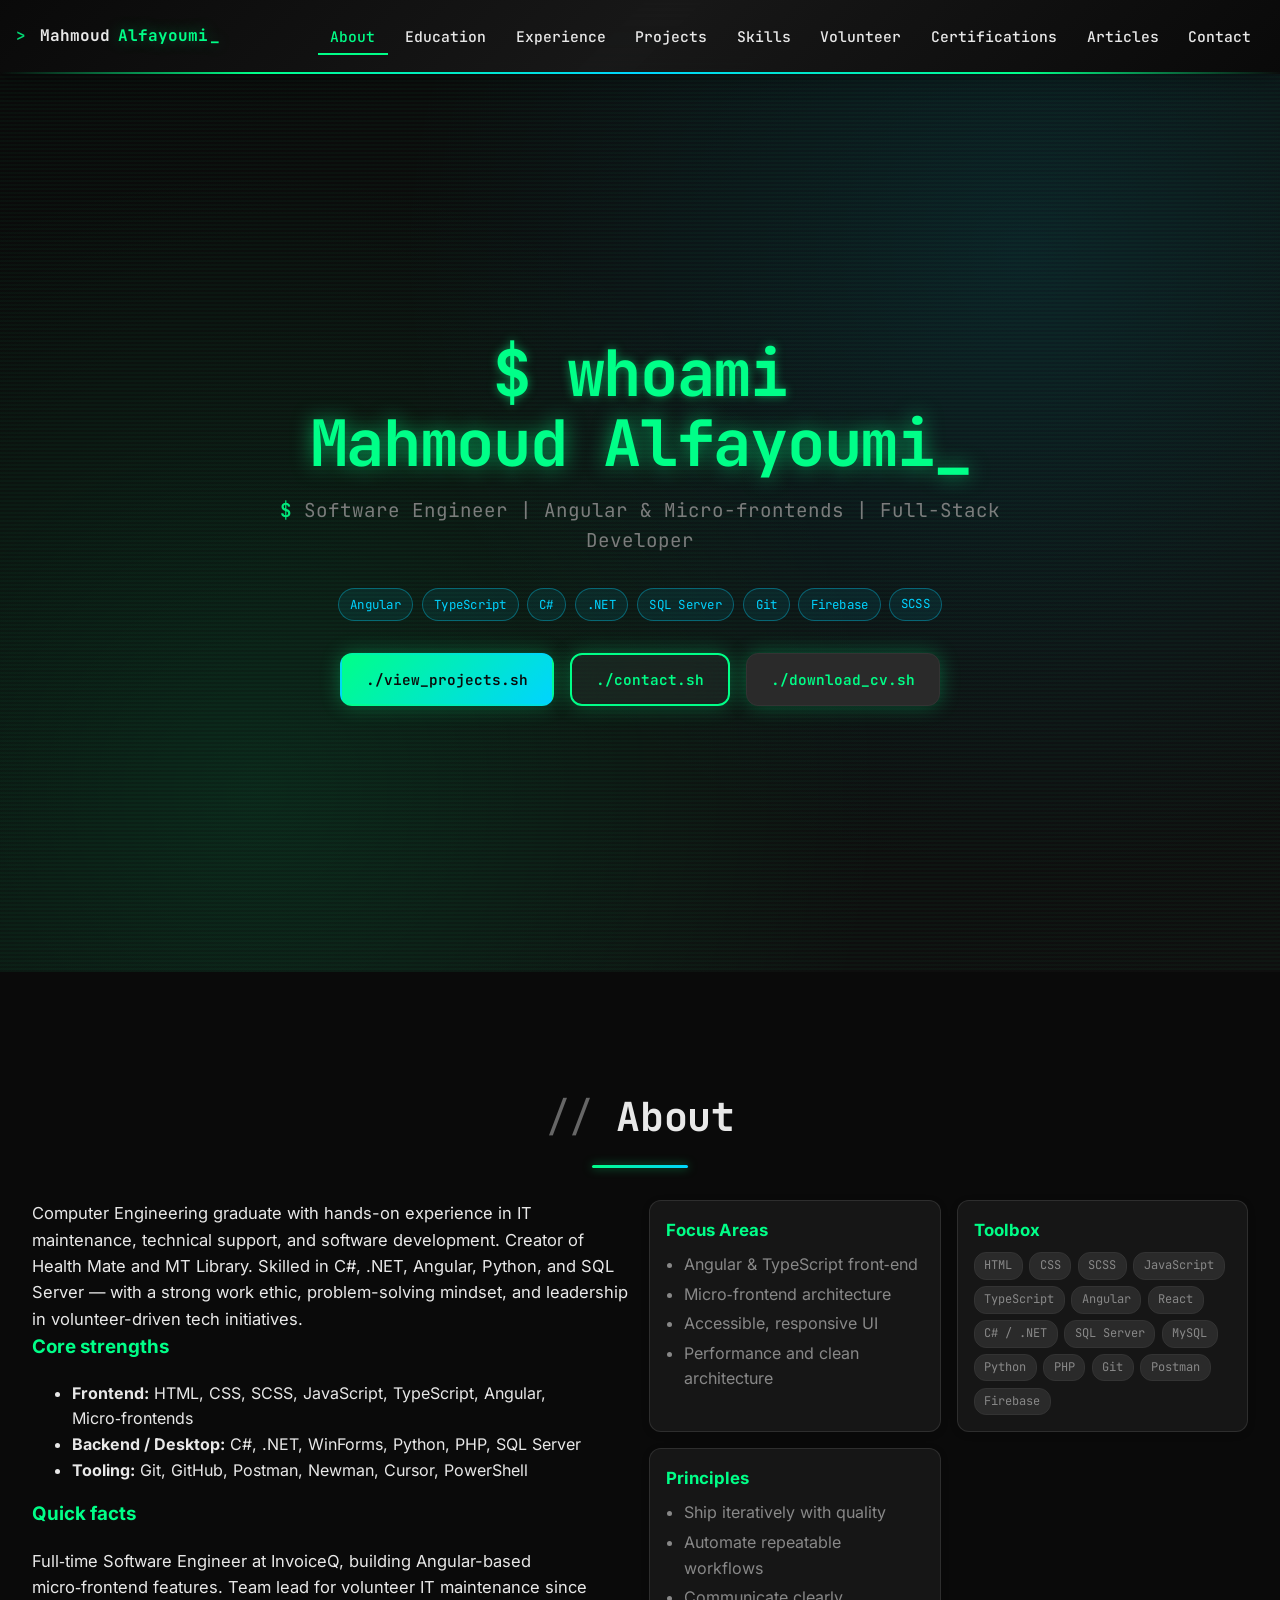
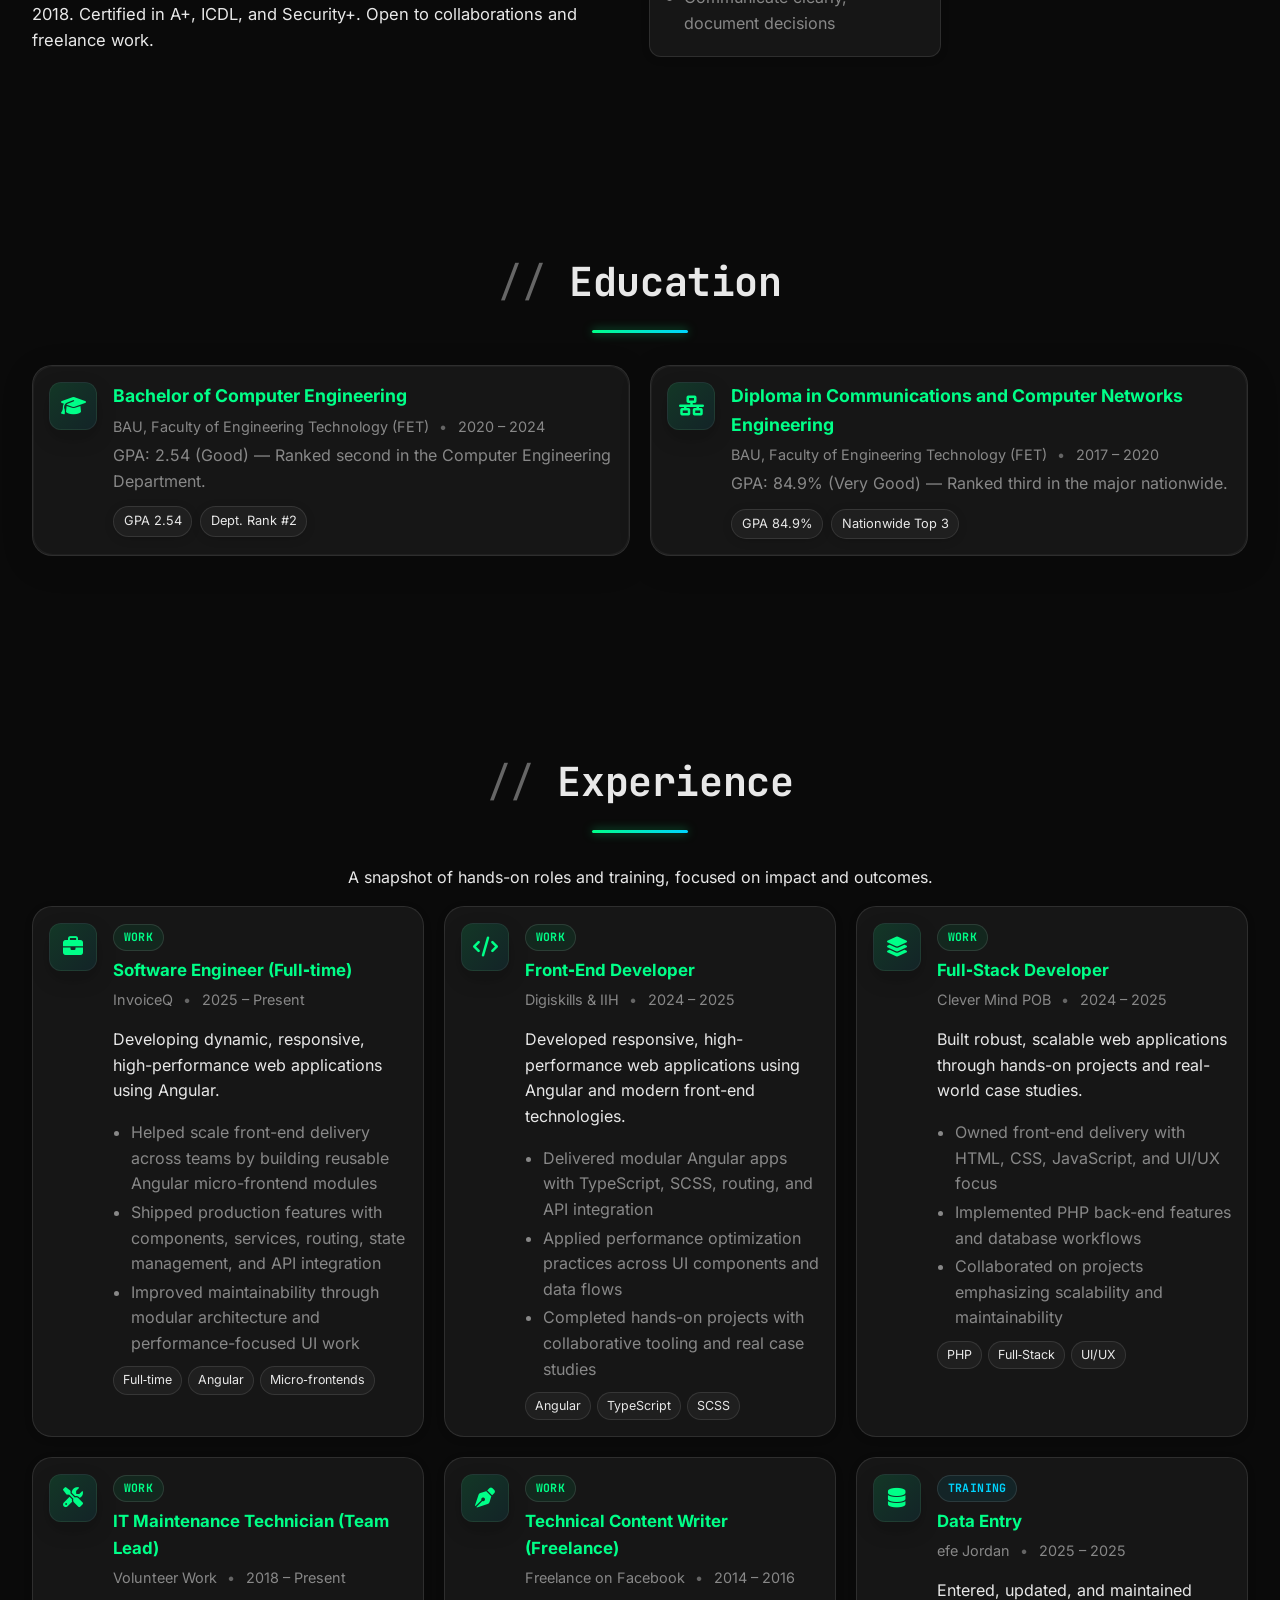
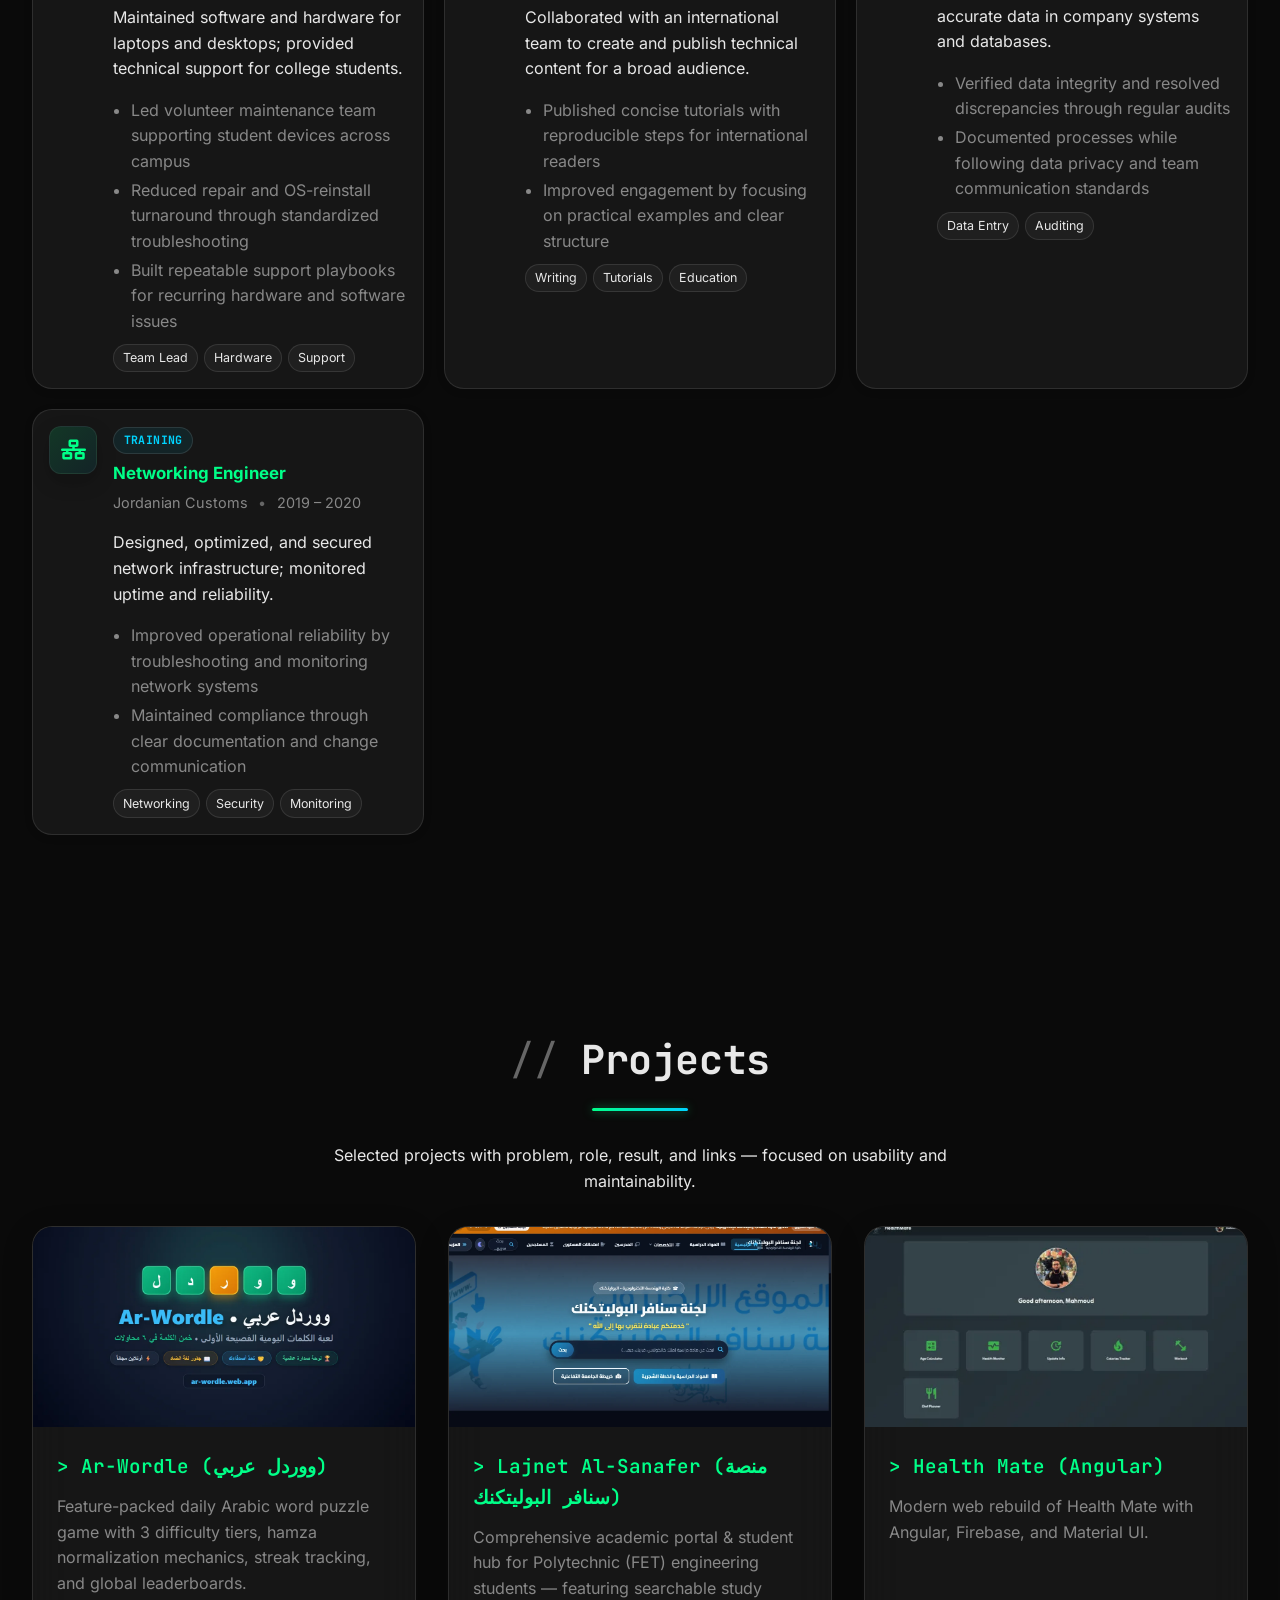
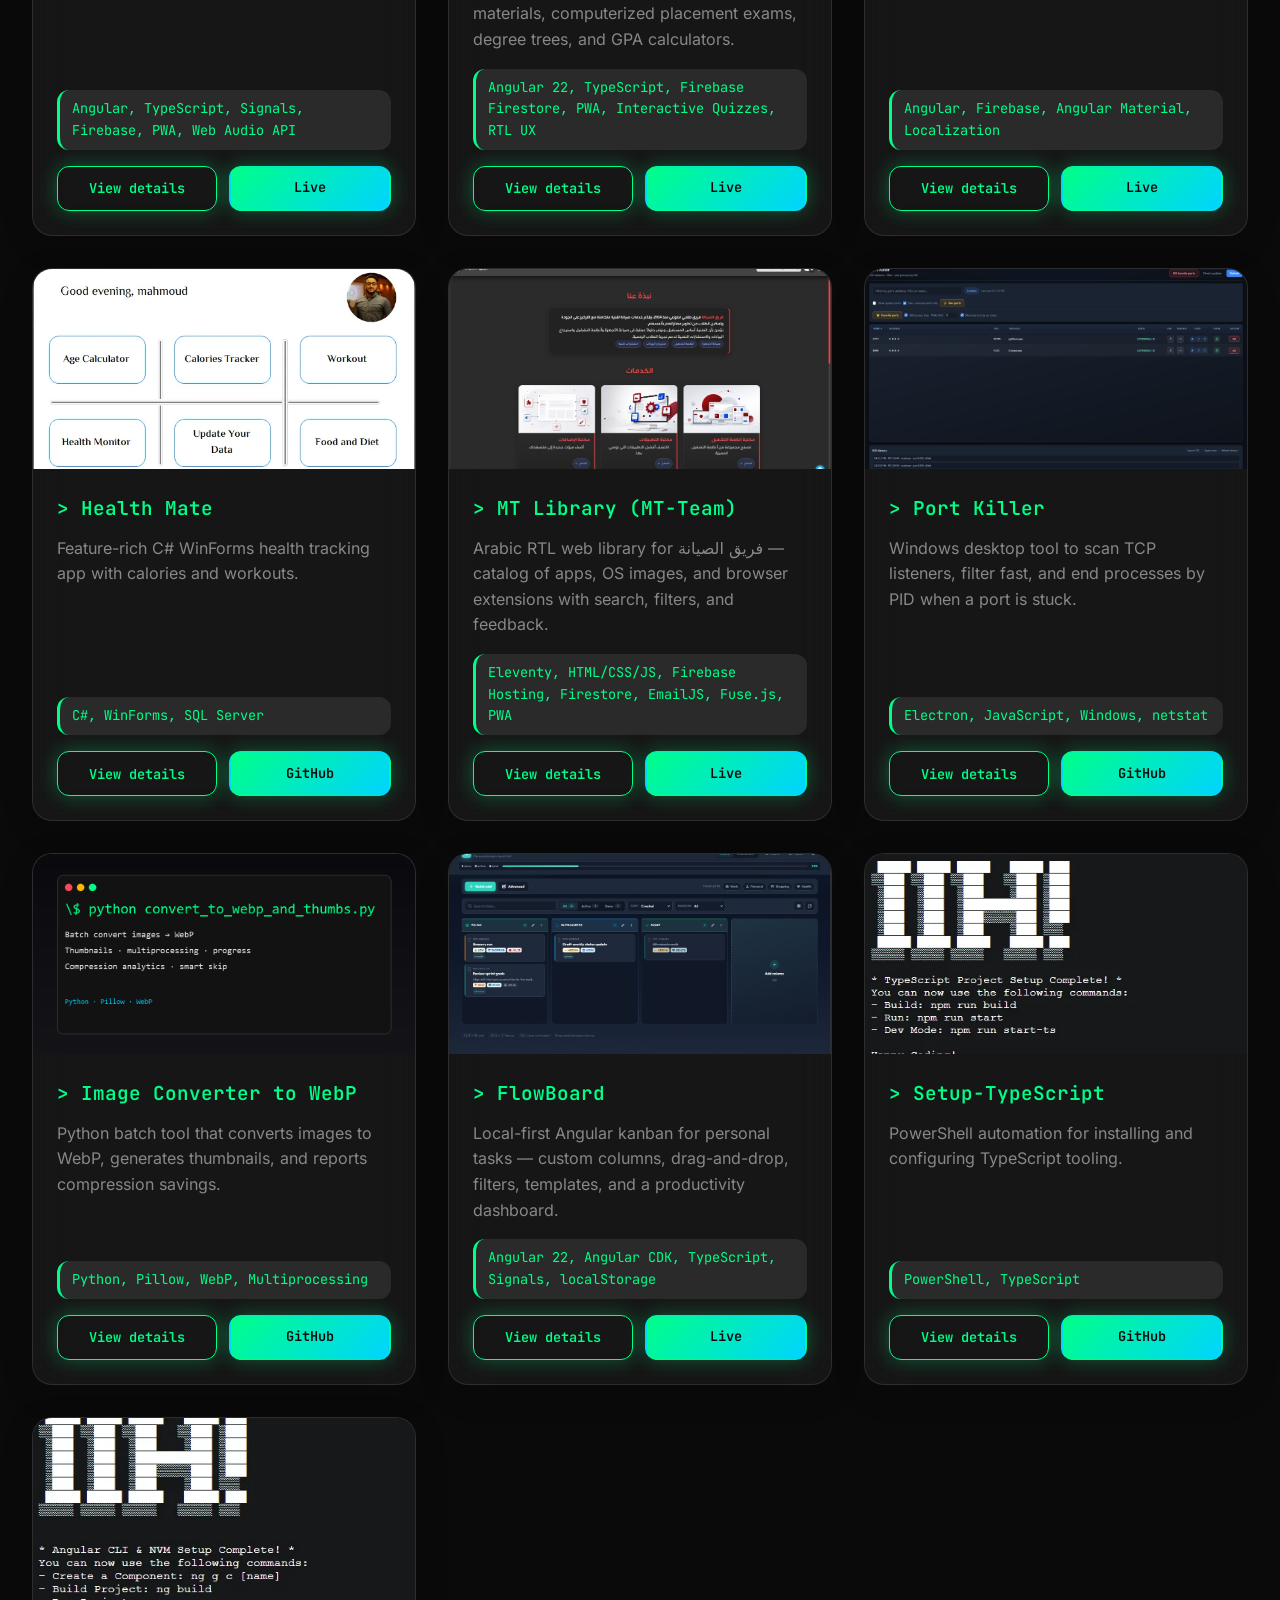
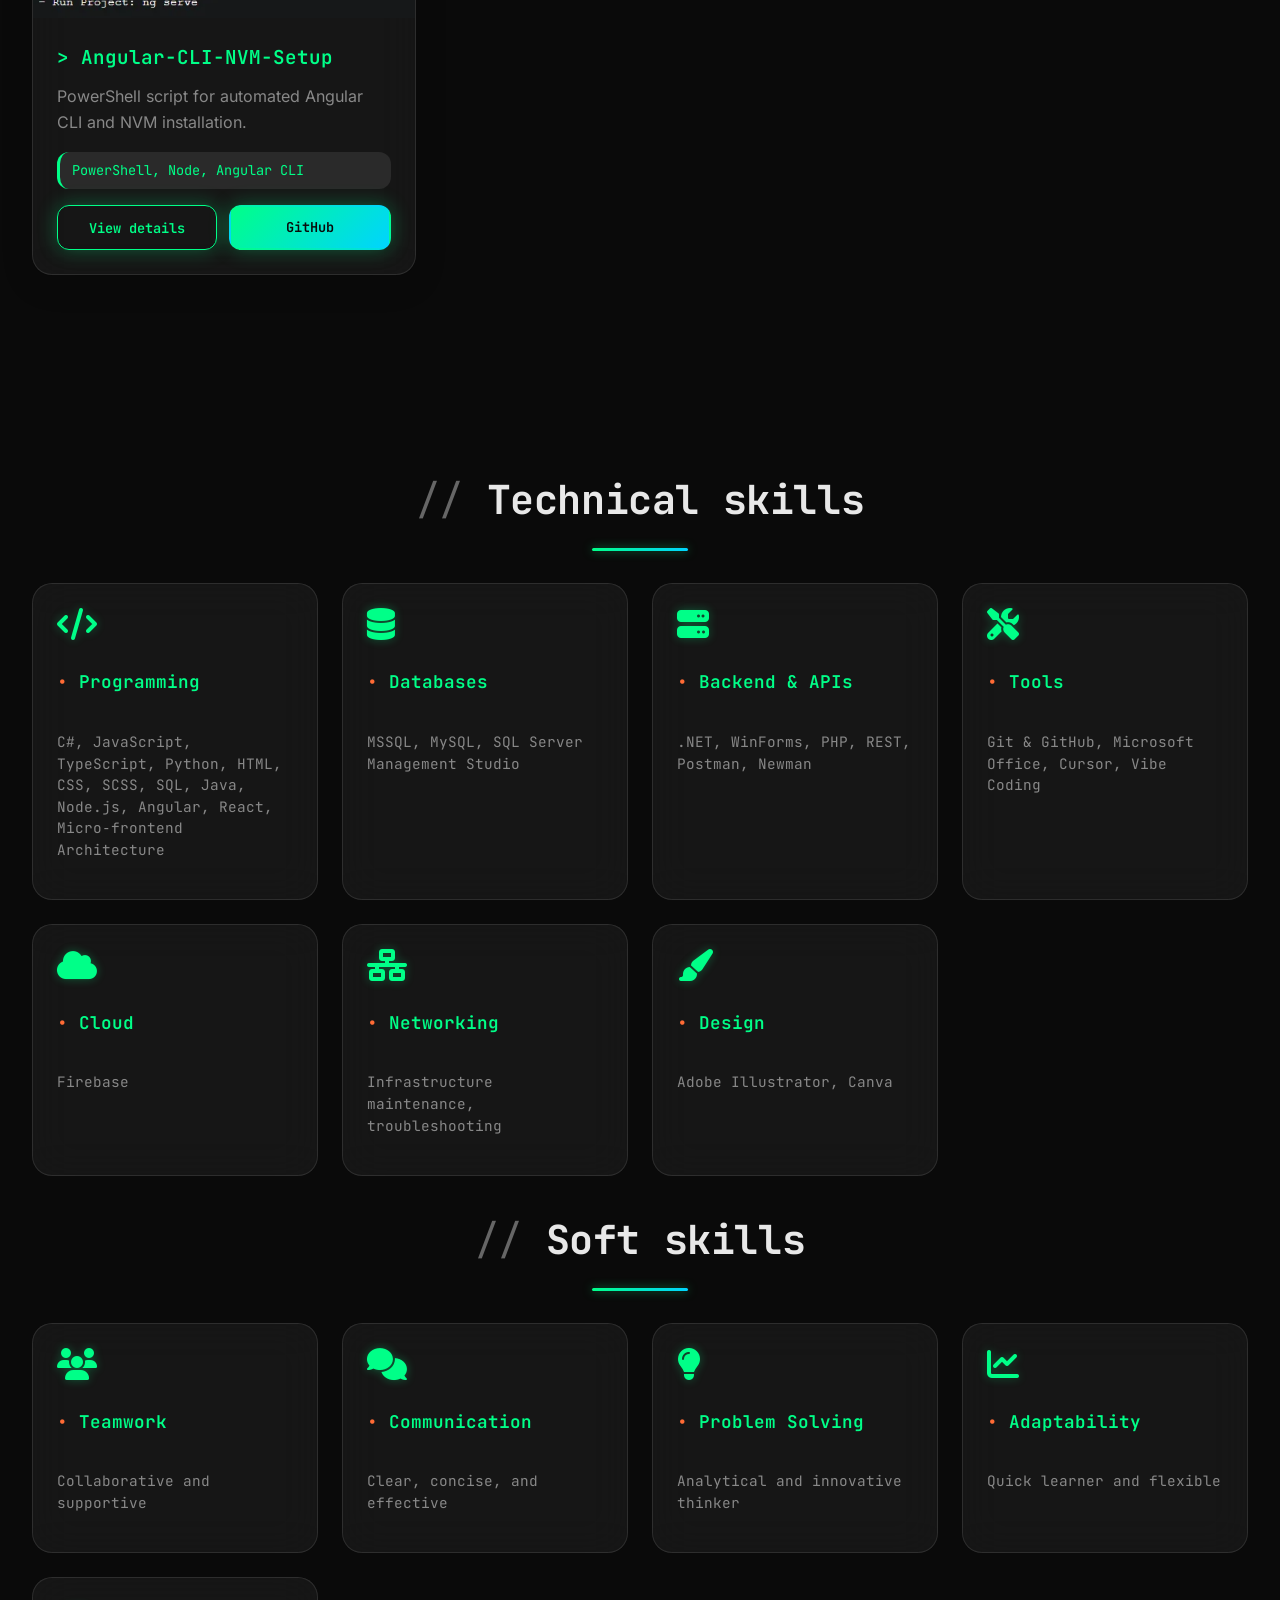
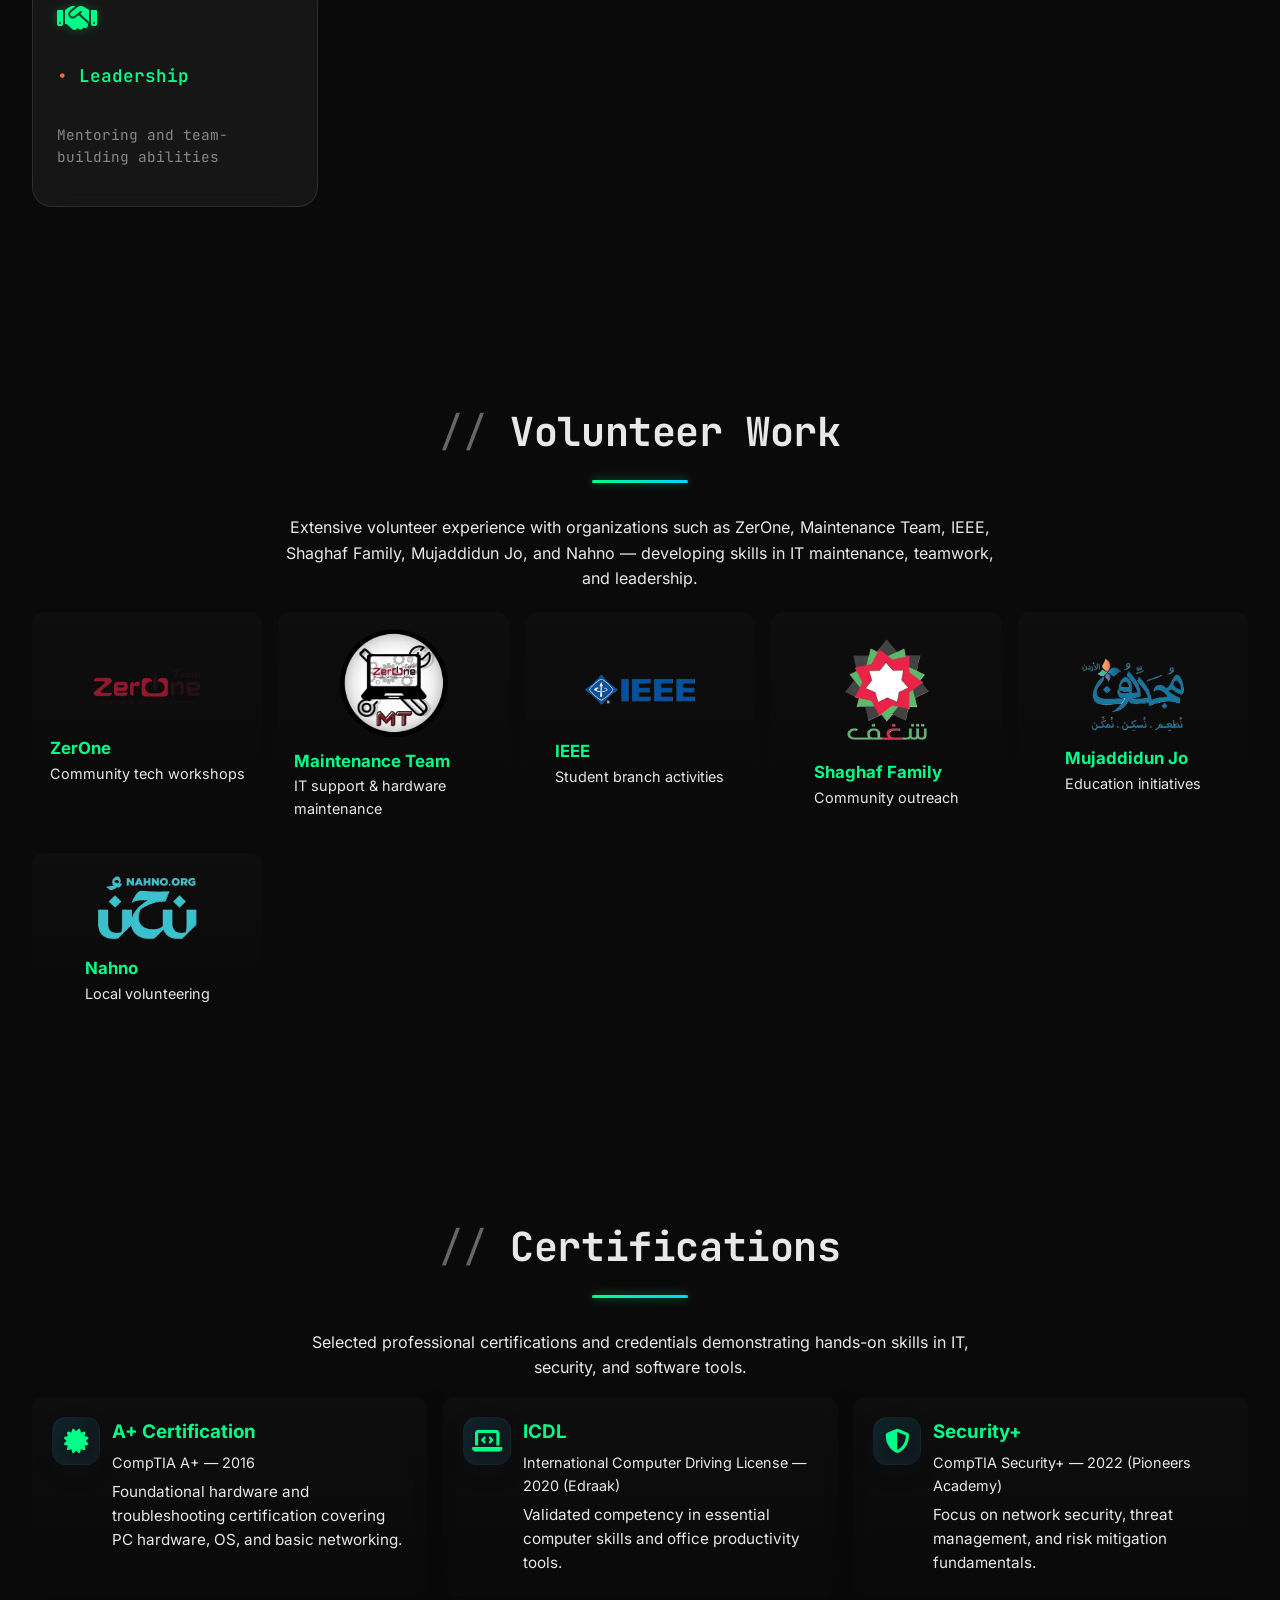
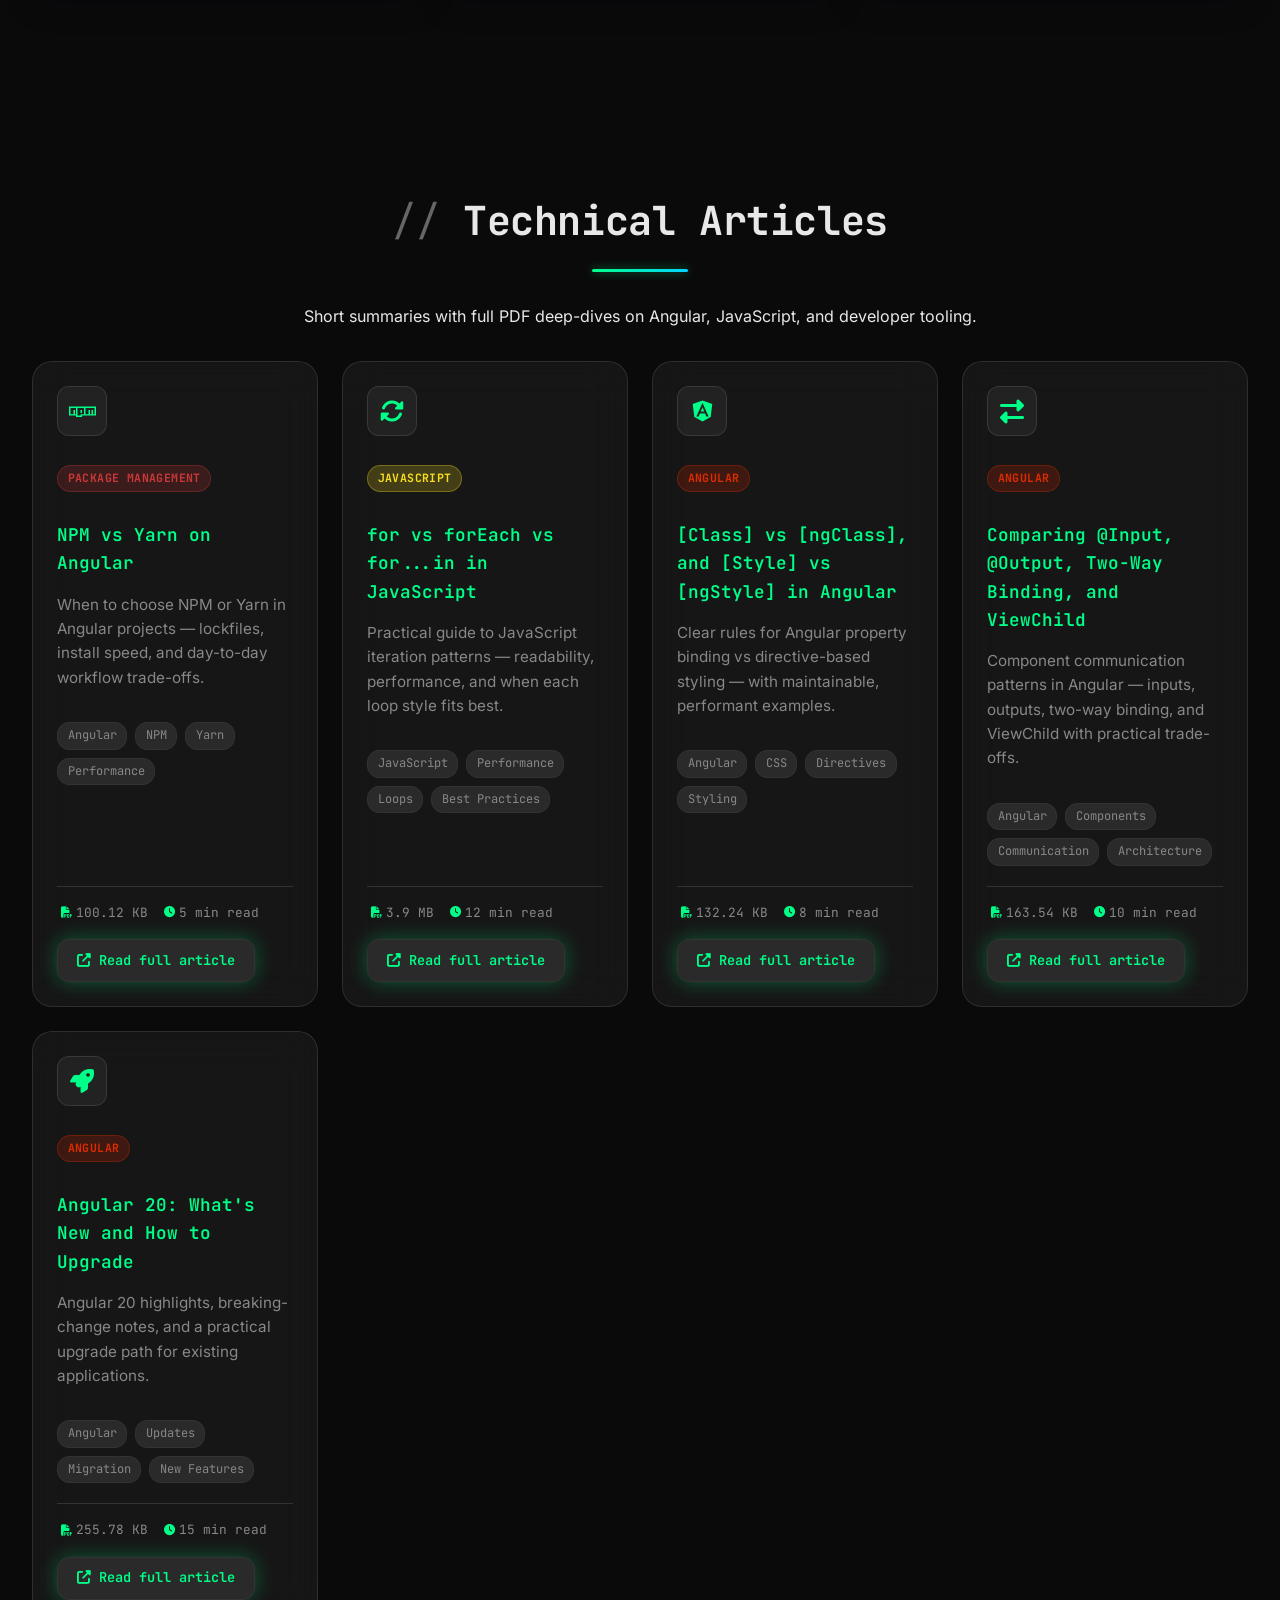
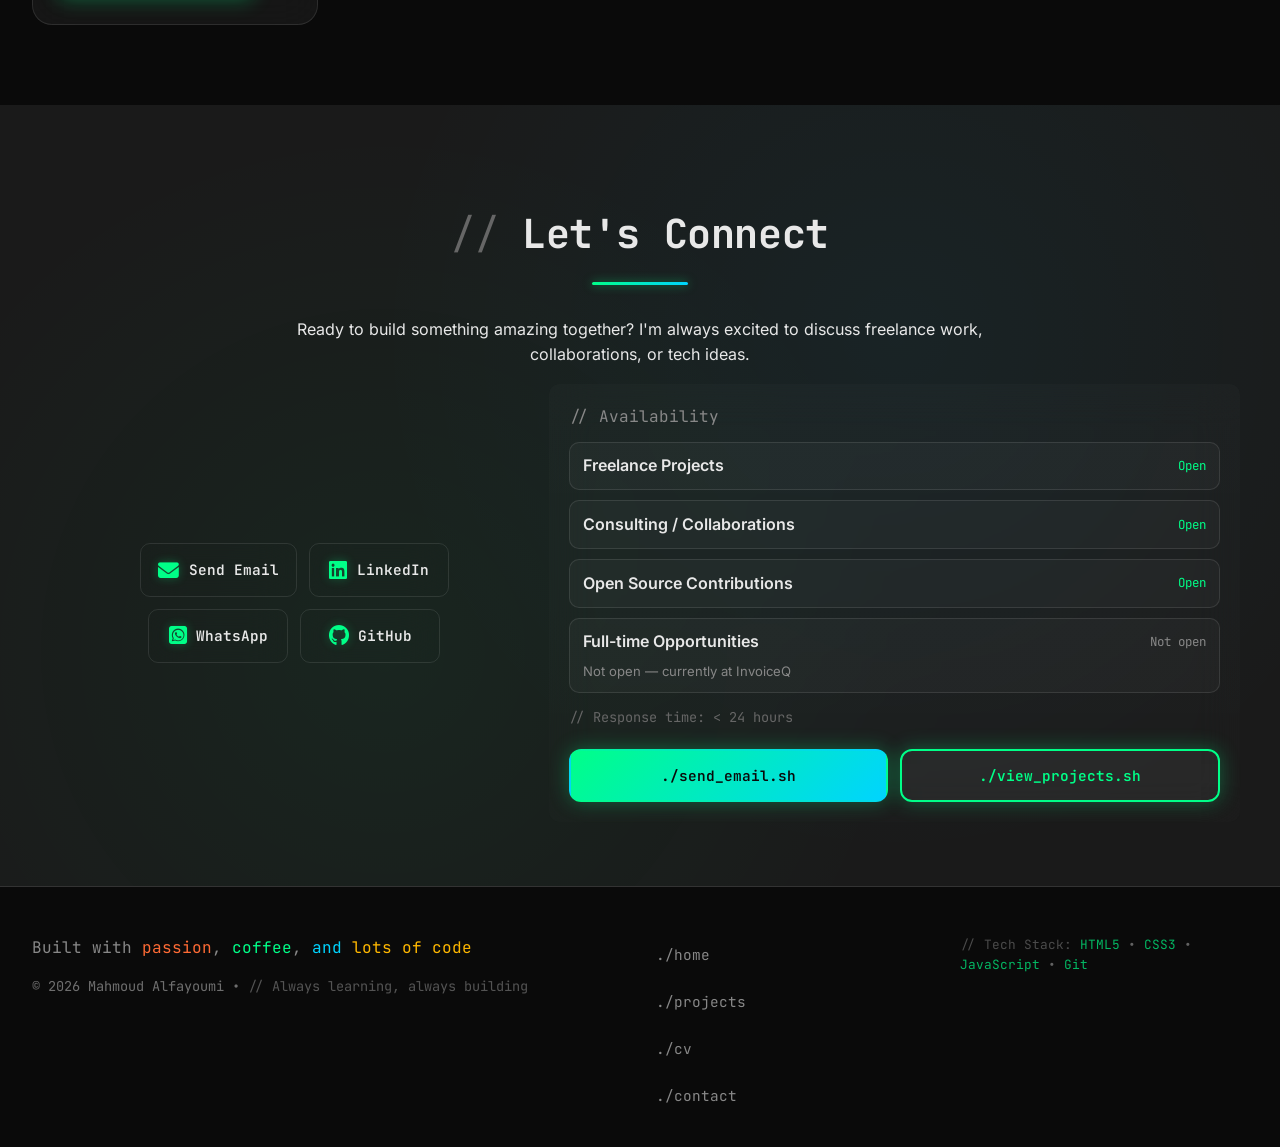
<file: index.html>
<!DOCTYPE html>
<html lang="en">

<head>
    <meta charset="UTF-8" />
    <meta name="viewport" content="width=device-width, initial-scale=1.0" />
    <meta name="description" id="meta-description"
        content="Mahmoud Alfayoumi — Software Engineer specializing in Angular, micro-frontends, and full-stack development. Portfolio, projects, and technical articles." />
    <meta name="keywords" id="meta-keywords"
        content="Mahmoud Alfayoumi, Software Engineer, Angular, Micro-frontends, TypeScript, Computer Engineer, Web Developer, Portfolio" />
    <meta name="author" content="Mahmoud Alfayoumi" />

    <meta property="og:title" content="Mahmoud Alfayoumi - Portfolio" />
    <meta property="og:description" id="og-description"
        content="Software Engineer | Angular & Micro-frontends | Full-Stack Developer" />
    <meta property="og:image" content="https://mahmoud-faiyumi.github.io/Portfolio/assets/preview.webp" />
    <meta property="og:url" content="https://mahmoud-faiyumi.github.io/Portfolio/" />
    <meta property="og:type" content="website" />
    <meta name="twitter:card" content="summary_large_image" />
    <meta name="twitter:title" content="Mahmoud Alfayoumi - Portfolio" />
    <meta name="twitter:description"
        content="Software Engineer | Angular & Micro-frontends | Full-Stack Developer" />
    <meta name="twitter:image" content="https://mahmoud-faiyumi.github.io/Portfolio/assets/preview.webp" />

    <link rel="icon" href="assets/favicon-32.png" type="image/png" sizes="32x32" />
    <link rel="icon" href="assets/favicon.ico" type="image/x-icon" />
    <link rel="canonical" href="https://mahmoud-faiyumi.github.io/Portfolio/" />

    <link rel="stylesheet" href="fonts/fonts.css" />
    <link rel="stylesheet" href="style/style.css" />
    <link rel="stylesheet" href="style/all.min.css" />

    <title>Mahmoud Alfayoumi - Portfolio</title>

    <script type="application/ld+json" id="json-ld">
    {
      "@context": "https://schema.org",
      "@type": "Person",
      "name": "Mahmoud Alfayoumi",
      "jobTitle": "Software Engineer",
      "url": "https://mahmoud-faiyumi.github.io/Portfolio/",
      "email": "mailto:mahmoud.faiyumi98@outlook.com",
      "telephone": "+962782185255",
      "address": {
        "@type": "PostalAddress",
        "addressLocality": "Amman",
        "addressCountry": "JO"
      },
      "alumniOf": [
        {
          "@type": "CollegeOrUniversity",
          "name": "Al-Balqa Applied University — Faculty of Engineering Technology"
        }
      ],
      "knowsAbout": [
        "Angular",
        "TypeScript",
        "Micro-frontends",
        "C#",
        ".NET",
        "SQL Server",
        "JavaScript",
        "Full-stack development"
      ],
      "sameAs": [
        "https://www.linkedin.com/in/mahmoud-faiyumi/",
        "https://github.com/mahmoud-faiyumi"
      ]
    }
    </script>
</head>

<body>
    <div id="loading" aria-label="Loading" role="status">
        <div class="loading-text">Initializing Portfolio</div>
        <div class="spinner"></div>
    </div>

    <a href="#main" class="skip-link">Skip to content</a>

    <header class="header" role="banner">
        <div class="container header-flex">
            <a href="#hero" class="logo" aria-label="Go to homepage">
                <span class="logo-prompt">&gt;</span><span class="logo-main">Mahmoud</span>
                <span class="logo-accent">Alfayoumi</span>
            </a>

            <nav class="nav" aria-label="Main Navigation">
                <ul class="nav-links" id="nav-links">
                    <li><a href="#about">About</a></li>
                    <li><a href="#education">Education</a></li>
                    <li><a href="#experience">Experience</a></li>
                    <li><a href="#projects">Projects</a></li>
                    <li><a href="#skills">Skills</a></li>
                    <li><a href="#volunteer">Volunteer</a></li>
                    <li><a href="#certifications">Certifications</a></li>
                    <li><a href="#articles">Articles</a></li>
                    <li><a href="#contact">Contact</a></li>
                </ul>
            </nav>

            <button id="menu-toggle" class="menu-toggle" aria-label="Open navigation menu"
                aria-controls="nav-links" aria-expanded="false">
                <span class="hamburger" aria-hidden="true">
                    <span></span><span></span><span></span>
                </span>
            </button>
        </div>
    </header>

    <main id="main">
        <section class="hero" id="hero" aria-label="Hero">
            <div class="hero-particles"></div>
            <div class="hero-content container">
                <h1 class="hero-title">
                    <span class="terminal-text" data-bind="hero.prompt">$ whoami</span><br>
                    <span class="highlight" data-bind="hero.name">Mahmoud Alfayoumi</span>
                </h1>
                <p class="hero-subtitle" data-bind="hero.subtitle">
                    Software Engineer | Angular &amp; Micro-frontends | Full-Stack Developer
                </p>
                <div class="tech-strip" id="tech-strip" aria-label="Technologies I work with daily"></div>
                <div class="hero-buttons">
                    <a href="#projects" class="btn btn-primary">
                        <span class="code-font">./view_projects.sh</span>
                    </a>
                    <a href="#contact" class="btn btn-secondary">
                        <span class="code-font">./contact.sh</span>
                    </a>
                    <a href="cv/" class="btn btn-code" aria-label="View CV (PDF)">
                        <span class="code-font">./download_cv.sh</span>
                    </a>
                </div>
            </div>
        </section>

        <section id="about" class="section about" aria-labelledby="about-heading">
            <div class="container">
                <h2 id="about-heading">About</h2>
                <div class="about-grid" id="about-root"></div>
            </div>
        </section>

        <section id="education" class="section education" aria-labelledby="education-heading">
            <div class="container">
                <h2 id="education-heading">Education</h2>
                <div class="edu-grid" id="education-root" role="list"></div>
            </div>
        </section>

        <section id="experience" class="section experience" aria-labelledby="experience-heading">
            <div class="container">
                <h2 id="experience-heading">Experience</h2>
                <p class="section-intro">A snapshot of hands-on roles and training, focused on impact and outcomes.</p>
                <div class="exp-grid" id="experience-root" role="list"></div>
            </div>
        </section>

        <section id="projects" class="section projects" aria-labelledby="projects-heading">
            <div class="container">
                <h2 id="projects-heading">Projects</h2>
                <p class="section-intro">Selected projects with problem, role, result, and links — focused on usability and maintainability.</p>
                <div class="project-grid" id="projects-root"></div>
            </div>
        </section>

        <section id="skills" class="section skills" aria-labelledby="skills-heading">
            <div class="container">
                <h2 id="skills-heading">Technical skills</h2>
                <div class="skills-grid" id="skills-tech-root"></div>
            </div>
            <div class="container">
                <h2 class="section-heading--spaced">Soft skills</h2>
                <div class="skills-grid" id="skills-soft-root"></div>
            </div>
        </section>

        <section id="volunteer" class="section volunteer" aria-labelledby="volunteer-heading">
            <div class="container">
                <h2 id="volunteer-heading">Volunteer Work</h2>
                <p class="section-intro section-intro--spacious" id="volunteer-intro"></p>
                <div class="volunteer-grid" id="volunteer-root"></div>
            </div>
        </section>

        <section id="certifications" class="section certifications" aria-labelledby="certifications-heading">
            <div class="container">
                <h2 id="certifications-heading">Certifications</h2>
                <p class="section-intro">Selected professional certifications and credentials demonstrating hands-on skills in IT, security, and software tools.</p>
                <div class="cert-grid" id="certifications-root"></div>
            </div>
        </section>

        <section id="articles" class="section articles" aria-labelledby="articles-heading">
            <div class="container">
                <h2 id="articles-heading">Technical Articles</h2>
                <p class="section-intro">Short summaries with full PDF deep-dives on Angular, JavaScript, and developer tooling.</p>
                <div class="articles-grid" id="articles-root" role="list"></div>
            </div>
        </section>

        <section id="contact" class="section contact" aria-labelledby="contact-heading">
            <div class="container contact-container">
                <h2 id="contact-heading">Let's Connect</h2>
                <p class="section-intro" id="contact-intro"></p>
                <div class="contact-grid" id="contact-root"></div>
            </div>
        </section>
    </main>

    <footer class="footer" role="contentinfo">
        <div class="container">
            <div class="footer-content">
                <div class="footer-main">
                    <p class="footer-text">
                        <span class="code-font">Built with</span>
                        <span class="syntax-keyword">passion</span>,
                        <span class="syntax-string">coffee</span>,
                        <span class="syntax-function">and</span>
                        <span class="syntax-variable">lots of code</span>
                    </p>
                    <p class="footer-copyright">
                        © 2026 Mahmoud Alfayoumi •
                        <span class="syntax-comment">// Always learning, always building</span>
                    </p>
                </div>
                <div class="footer-links">
                    <a href="#hero" class="footer-link"><span class="code-font">./home</span></a>
                    <a href="#projects" class="footer-link"><span class="code-font">./projects</span></a>
                    <a href="cv/" class="footer-link"><span class="code-font">./cv</span></a>
                    <a href="#contact" class="footer-link"><span class="code-font">./contact</span></a>
                </div>
                <div class="footer-tech">
                    <p class="tech-stack">
                        <span class="syntax-comment">// Tech Stack:</span>
                        <span class="syntax-string">HTML5</span> •
                        <span class="syntax-string">CSS3</span> •
                        <span class="syntax-string">JavaScript</span> •
                        <span class="syntax-string">Git</span>
                    </p>
                </div>
            </div>
        </div>
    </footer>

    <button id="back-to-top" class="back-to-top" type="button" aria-label="Back to top" hidden>
        <i class="fas fa-arrow-up" aria-hidden="true"></i>
    </button>

    <script src="content.js"></script>
    <script src="script.js"></script>
</body>

</html>
</file>
<file: fonts/fonts.css>
/* cyrillic-ext */
@font-face {
  font-family: 'Inter';
  font-style: normal;
  font-weight: 300;
  font-display: swap;
  src: url('UcC73FwrK3iLTeHuS_nVMrMxCp50SjIa2JL7SUc.woff2') format('woff2');
  unicode-range: U+0460-052F, U+1C80-1C8A, U+20B4, U+2DE0-2DFF, U+A640-A69F, U+FE2E-FE2F;
}
/* cyrillic */
@font-face {
  font-family: 'Inter';
  font-style: normal;
  font-weight: 300;
  font-display: swap;
  src: url('UcC73FwrK3iLTeHuS_nVMrMxCp50SjIa0ZL7SUc.woff2') format('woff2');
  unicode-range: U+0301, U+0400-045F, U+0490-0491, U+04B0-04B1, U+2116;
}
/* greek-ext */
@font-face {
  font-family: 'Inter';
  font-style: normal;
  font-weight: 300;
  font-display: swap;
  src: url('UcC73FwrK3iLTeHuS_nVMrMxCp50SjIa2ZL7SUc.woff2') format('woff2');
  unicode-range: U+1F00-1FFF;
}
/* greek */
@font-face {
  font-family: 'Inter';
  font-style: normal;
  font-weight: 300;
  font-display: swap;
  src: url('UcC73FwrK3iLTeHuS_nVMrMxCp50SjIa1pL7SUc.woff2') format('woff2');
  unicode-range: U+0370-0377, U+037A-037F, U+0384-038A, U+038C, U+038E-03A1, U+03A3-03FF;
}
/* vietnamese */
@font-face {
  font-family: 'Inter';
  font-style: normal;
  font-weight: 300;
  font-display: swap;
  src: url('UcC73FwrK3iLTeHuS_nVMrMxCp50SjIa2pL7SUc.woff2') format('woff2');
  unicode-range: U+0102-0103, U+0110-0111, U+0128-0129, U+0168-0169, U+01A0-01A1, U+01AF-01B0, U+0300-0301, U+0303-0304, U+0308-0309, U+0323, U+0329, U+1EA0-1EF9, U+20AB;
}
/* latin-ext */
@font-face {
  font-family: 'Inter';
  font-style: normal;
  font-weight: 300;
  font-display: swap;
  src: url('UcC73FwrK3iLTeHuS_nVMrMxCp50SjIa25L7SUc.woff2') format('woff2');
  unicode-range: U+0100-02BA, U+02BD-02C5, U+02C7-02CC, U+02CE-02D7, U+02DD-02FF, U+0304, U+0308, U+0329, U+1D00-1DBF, U+1E00-1E9F, U+1EF2-1EFF, U+2020, U+20A0-20AB, U+20AD-20C0, U+2113, U+2C60-2C7F, U+A720-A7FF;
}
/* latin */
@font-face {
  font-family: 'Inter';
  font-style: normal;
  font-weight: 300;
  font-display: swap;
  src: url('UcC73FwrK3iLTeHuS_nVMrMxCp50SjIa1ZL7.woff2') format('woff2');
  unicode-range: U+0000-00FF, U+0131, U+0152-0153, U+02BB-02BC, U+02C6, U+02DA, U+02DC, U+0304, U+0308, U+0329, U+2000-206F, U+20AC, U+2122, U+2191, U+2193, U+2212, U+2215, U+FEFF, U+FFFD;
}
/* cyrillic-ext */
@font-face {
  font-family: 'Inter';
  font-style: normal;
  font-weight: 400;
  font-display: swap;
  src: url('UcC73FwrK3iLTeHuS_nVMrMxCp50SjIa2JL7SUc.woff2') format('woff2');
  unicode-range: U+0460-052F, U+1C80-1C8A, U+20B4, U+2DE0-2DFF, U+A640-A69F, U+FE2E-FE2F;
}
/* cyrillic */
@font-face {
  font-family: 'Inter';
  font-style: normal;
  font-weight: 400;
  font-display: swap;
  src: url('UcC73FwrK3iLTeHuS_nVMrMxCp50SjIa0ZL7SUc.woff2') format('woff2');
  unicode-range: U+0301, U+0400-045F, U+0490-0491, U+04B0-04B1, U+2116;
}
/* greek-ext */
@font-face {
  font-family: 'Inter';
  font-style: normal;
  font-weight: 400;
  font-display: swap;
  src: url('UcC73FwrK3iLTeHuS_nVMrMxCp50SjIa2ZL7SUc.woff2') format('woff2');
  unicode-range: U+1F00-1FFF;
}
/* greek */
@font-face {
  font-family: 'Inter';
  font-style: normal;
  font-weight: 400;
  font-display: swap;
  src: url('UcC73FwrK3iLTeHuS_nVMrMxCp50SjIa1pL7SUc.woff2') format('woff2');
  unicode-range: U+0370-0377, U+037A-037F, U+0384-038A, U+038C, U+038E-03A1, U+03A3-03FF;
}
/* vietnamese */
@font-face {
  font-family: 'Inter';
  font-style: normal;
  font-weight: 400;
  font-display: swap;
  src: url('UcC73FwrK3iLTeHuS_nVMrMxCp50SjIa2pL7SUc.woff2') format('woff2');
  unicode-range: U+0102-0103, U+0110-0111, U+0128-0129, U+0168-0169, U+01A0-01A1, U+01AF-01B0, U+0300-0301, U+0303-0304, U+0308-0309, U+0323, U+0329, U+1EA0-1EF9, U+20AB;
}
/* latin-ext */
@font-face {
  font-family: 'Inter';
  font-style: normal;
  font-weight: 400;
  font-display: swap;
  src: url('UcC73FwrK3iLTeHuS_nVMrMxCp50SjIa25L7SUc.woff2') format('woff2');
  unicode-range: U+0100-02BA, U+02BD-02C5, U+02C7-02CC, U+02CE-02D7, U+02DD-02FF, U+0304, U+0308, U+0329, U+1D00-1DBF, U+1E00-1E9F, U+1EF2-1EFF, U+2020, U+20A0-20AB, U+20AD-20C0, U+2113, U+2C60-2C7F, U+A720-A7FF;
}
/* latin */
@font-face {
  font-family: 'Inter';
  font-style: normal;
  font-weight: 400;
  font-display: swap;
  src: url('UcC73FwrK3iLTeHuS_nVMrMxCp50SjIa1ZL7.woff2') format('woff2');
  unicode-range: U+0000-00FF, U+0131, U+0152-0153, U+02BB-02BC, U+02C6, U+02DA, U+02DC, U+0304, U+0308, U+0329, U+2000-206F, U+20AC, U+2122, U+2191, U+2193, U+2212, U+2215, U+FEFF, U+FFFD;
}
/* cyrillic-ext */
@font-face {
  font-family: 'Inter';
  font-style: normal;
  font-weight: 500;
  font-display: swap;
  src: url('UcC73FwrK3iLTeHuS_nVMrMxCp50SjIa2JL7SUc.woff2') format('woff2');
  unicode-range: U+0460-052F, U+1C80-1C8A, U+20B4, U+2DE0-2DFF, U+A640-A69F, U+FE2E-FE2F;
}
/* cyrillic */
@font-face {
  font-family: 'Inter';
  font-style: normal;
  font-weight: 500;
  font-display: swap;
  src: url('UcC73FwrK3iLTeHuS_nVMrMxCp50SjIa0ZL7SUc.woff2') format('woff2');
  unicode-range: U+0301, U+0400-045F, U+0490-0491, U+04B0-04B1, U+2116;
}
/* greek-ext */
@font-face {
  font-family: 'Inter';
  font-style: normal;
  font-weight: 500;
  font-display: swap;
  src: url('UcC73FwrK3iLTeHuS_nVMrMxCp50SjIa2ZL7SUc.woff2') format('woff2');
  unicode-range: U+1F00-1FFF;
}
/* greek */
@font-face {
  font-family: 'Inter';
  font-style: normal;
  font-weight: 500;
  font-display: swap;
  src: url('UcC73FwrK3iLTeHuS_nVMrMxCp50SjIa1pL7SUc.woff2') format('woff2');
  unicode-range: U+0370-0377, U+037A-037F, U+0384-038A, U+038C, U+038E-03A1, U+03A3-03FF;
}
/* vietnamese */
@font-face {
  font-family: 'Inter';
  font-style: normal;
  font-weight: 500;
  font-display: swap;
  src: url('UcC73FwrK3iLTeHuS_nVMrMxCp50SjIa2pL7SUc.woff2') format('woff2');
  unicode-range: U+0102-0103, U+0110-0111, U+0128-0129, U+0168-0169, U+01A0-01A1, U+01AF-01B0, U+0300-0301, U+0303-0304, U+0308-0309, U+0323, U+0329, U+1EA0-1EF9, U+20AB;
}
/* latin-ext */
@font-face {
  font-family: 'Inter';
  font-style: normal;
  font-weight: 500;
  font-display: swap;
  src: url('UcC73FwrK3iLTeHuS_nVMrMxCp50SjIa25L7SUc.woff2') format('woff2');
  unicode-range: U+0100-02BA, U+02BD-02C5, U+02C7-02CC, U+02CE-02D7, U+02DD-02FF, U+0304, U+0308, U+0329, U+1D00-1DBF, U+1E00-1E9F, U+1EF2-1EFF, U+2020, U+20A0-20AB, U+20AD-20C0, U+2113, U+2C60-2C7F, U+A720-A7FF;
}
/* latin */
@font-face {
  font-family: 'Inter';
  font-style: normal;
  font-weight: 500;
  font-display: swap;
  src: url('UcC73FwrK3iLTeHuS_nVMrMxCp50SjIa1ZL7.woff2') format('woff2');
  unicode-range: U+0000-00FF, U+0131, U+0152-0153, U+02BB-02BC, U+02C6, U+02DA, U+02DC, U+0304, U+0308, U+0329, U+2000-206F, U+20AC, U+2122, U+2191, U+2193, U+2212, U+2215, U+FEFF, U+FFFD;
}
/* cyrillic-ext */
@font-face {
  font-family: 'Inter';
  font-style: normal;
  font-weight: 600;
  font-display: swap;
  src: url('UcC73FwrK3iLTeHuS_nVMrMxCp50SjIa2JL7SUc.woff2') format('woff2');
  unicode-range: U+0460-052F, U+1C80-1C8A, U+20B4, U+2DE0-2DFF, U+A640-A69F, U+FE2E-FE2F;
}
/* cyrillic */
@font-face {
  font-family: 'Inter';
  font-style: normal;
  font-weight: 600;
  font-display: swap;
  src: url('UcC73FwrK3iLTeHuS_nVMrMxCp50SjIa0ZL7SUc.woff2') format('woff2');
  unicode-range: U+0301, U+0400-045F, U+0490-0491, U+04B0-04B1, U+2116;
}
/* greek-ext */
@font-face {
  font-family: 'Inter';
  font-style: normal;
  font-weight: 600;
  font-display: swap;
  src: url('UcC73FwrK3iLTeHuS_nVMrMxCp50SjIa2ZL7SUc.woff2') format('woff2');
  unicode-range: U+1F00-1FFF;
}
/* greek */
@font-face {
  font-family: 'Inter';
  font-style: normal;
  font-weight: 600;
  font-display: swap;
  src: url('UcC73FwrK3iLTeHuS_nVMrMxCp50SjIa1pL7SUc.woff2') format('woff2');
  unicode-range: U+0370-0377, U+037A-037F, U+0384-038A, U+038C, U+038E-03A1, U+03A3-03FF;
}
/* vietnamese */
@font-face {
  font-family: 'Inter';
  font-style: normal;
  font-weight: 600;
  font-display: swap;
  src: url('UcC73FwrK3iLTeHuS_nVMrMxCp50SjIa2pL7SUc.woff2') format('woff2');
  unicode-range: U+0102-0103, U+0110-0111, U+0128-0129, U+0168-0169, U+01A0-01A1, U+01AF-01B0, U+0300-0301, U+0303-0304, U+0308-0309, U+0323, U+0329, U+1EA0-1EF9, U+20AB;
}
/* latin-ext */
@font-face {
  font-family: 'Inter';
  font-style: normal;
  font-weight: 600;
  font-display: swap;
  src: url('UcC73FwrK3iLTeHuS_nVMrMxCp50SjIa25L7SUc.woff2') format('woff2');
  unicode-range: U+0100-02BA, U+02BD-02C5, U+02C7-02CC, U+02CE-02D7, U+02DD-02FF, U+0304, U+0308, U+0329, U+1D00-1DBF, U+1E00-1E9F, U+1EF2-1EFF, U+2020, U+20A0-20AB, U+20AD-20C0, U+2113, U+2C60-2C7F, U+A720-A7FF;
}
/* latin */
@font-face {
  font-family: 'Inter';
  font-style: normal;
  font-weight: 600;
  font-display: swap;
  src: url('UcC73FwrK3iLTeHuS_nVMrMxCp50SjIa1ZL7.woff2') format('woff2');
  unicode-range: U+0000-00FF, U+0131, U+0152-0153, U+02BB-02BC, U+02C6, U+02DA, U+02DC, U+0304, U+0308, U+0329, U+2000-206F, U+20AC, U+2122, U+2191, U+2193, U+2212, U+2215, U+FEFF, U+FFFD;
}
/* cyrillic-ext */
@font-face {
  font-family: 'Inter';
  font-style: normal;
  font-weight: 700;
  font-display: swap;
  src: url('UcC73FwrK3iLTeHuS_nVMrMxCp50SjIa2JL7SUc.woff2') format('woff2');
  unicode-range: U+0460-052F, U+1C80-1C8A, U+20B4, U+2DE0-2DFF, U+A640-A69F, U+FE2E-FE2F;
}
/* cyrillic */
@font-face {
  font-family: 'Inter';
  font-style: normal;
  font-weight: 700;
  font-display: swap;
  src: url('UcC73FwrK3iLTeHuS_nVMrMxCp50SjIa0ZL7SUc.woff2') format('woff2');
  unicode-range: U+0301, U+0400-045F, U+0490-0491, U+04B0-04B1, U+2116;
}
/* greek-ext */
@font-face {
  font-family: 'Inter';
  font-style: normal;
  font-weight: 700;
  font-display: swap;
  src: url('UcC73FwrK3iLTeHuS_nVMrMxCp50SjIa2ZL7SUc.woff2') format('woff2');
  unicode-range: U+1F00-1FFF;
}
/* greek */
@font-face {
  font-family: 'Inter';
  font-style: normal;
  font-weight: 700;
  font-display: swap;
  src: url('UcC73FwrK3iLTeHuS_nVMrMxCp50SjIa1pL7SUc.woff2') format('woff2');
  unicode-range: U+0370-0377, U+037A-037F, U+0384-038A, U+038C, U+038E-03A1, U+03A3-03FF;
}
/* vietnamese */
@font-face {
  font-family: 'Inter';
  font-style: normal;
  font-weight: 700;
  font-display: swap;
  src: url('UcC73FwrK3iLTeHuS_nVMrMxCp50SjIa2pL7SUc.woff2') format('woff2');
  unicode-range: U+0102-0103, U+0110-0111, U+0128-0129, U+0168-0169, U+01A0-01A1, U+01AF-01B0, U+0300-0301, U+0303-0304, U+0308-0309, U+0323, U+0329, U+1EA0-1EF9, U+20AB;
}
/* latin-ext */
@font-face {
  font-family: 'Inter';
  font-style: normal;
  font-weight: 700;
  font-display: swap;
  src: url('UcC73FwrK3iLTeHuS_nVMrMxCp50SjIa25L7SUc.woff2') format('woff2');
  unicode-range: U+0100-02BA, U+02BD-02C5, U+02C7-02CC, U+02CE-02D7, U+02DD-02FF, U+0304, U+0308, U+0329, U+1D00-1DBF, U+1E00-1E9F, U+1EF2-1EFF, U+2020, U+20A0-20AB, U+20AD-20C0, U+2113, U+2C60-2C7F, U+A720-A7FF;
}
/* latin */
@font-face {
  font-family: 'Inter';
  font-style: normal;
  font-weight: 700;
  font-display: swap;
  src: url('UcC73FwrK3iLTeHuS_nVMrMxCp50SjIa1ZL7.woff2') format('woff2');
  unicode-range: U+0000-00FF, U+0131, U+0152-0153, U+02BB-02BC, U+02C6, U+02DA, U+02DC, U+0304, U+0308, U+0329, U+2000-206F, U+20AC, U+2122, U+2191, U+2193, U+2212, U+2215, U+FEFF, U+FFFD;
}
/* cyrillic-ext */
@font-face {
  font-family: 'Inter';
  font-style: normal;
  font-weight: 800;
  font-display: swap;
  src: url('UcC73FwrK3iLTeHuS_nVMrMxCp50SjIa2JL7SUc.woff2') format('woff2');
  unicode-range: U+0460-052F, U+1C80-1C8A, U+20B4, U+2DE0-2DFF, U+A640-A69F, U+FE2E-FE2F;
}
/* cyrillic */
@font-face {
  font-family: 'Inter';
  font-style: normal;
  font-weight: 800;
  font-display: swap;
  src: url('UcC73FwrK3iLTeHuS_nVMrMxCp50SjIa0ZL7SUc.woff2') format('woff2');
  unicode-range: U+0301, U+0400-045F, U+0490-0491, U+04B0-04B1, U+2116;
}
/* greek-ext */
@font-face {
  font-family: 'Inter';
  font-style: normal;
  font-weight: 800;
  font-display: swap;
  src: url('UcC73FwrK3iLTeHuS_nVMrMxCp50SjIa2ZL7SUc.woff2') format('woff2');
  unicode-range: U+1F00-1FFF;
}
/* greek */
@font-face {
  font-family: 'Inter';
  font-style: normal;
  font-weight: 800;
  font-display: swap;
  src: url('UcC73FwrK3iLTeHuS_nVMrMxCp50SjIa1pL7SUc.woff2') format('woff2');
  unicode-range: U+0370-0377, U+037A-037F, U+0384-038A, U+038C, U+038E-03A1, U+03A3-03FF;
}
/* vietnamese */
@font-face {
  font-family: 'Inter';
  font-style: normal;
  font-weight: 800;
  font-display: swap;
  src: url('UcC73FwrK3iLTeHuS_nVMrMxCp50SjIa2pL7SUc.woff2') format('woff2');
  unicode-range: U+0102-0103, U+0110-0111, U+0128-0129, U+0168-0169, U+01A0-01A1, U+01AF-01B0, U+0300-0301, U+0303-0304, U+0308-0309, U+0323, U+0329, U+1EA0-1EF9, U+20AB;
}
/* latin-ext */
@font-face {
  font-family: 'Inter';
  font-style: normal;
  font-weight: 800;
  font-display: swap;
  src: url('UcC73FwrK3iLTeHuS_nVMrMxCp50SjIa25L7SUc.woff2') format('woff2');
  unicode-range: U+0100-02BA, U+02BD-02C5, U+02C7-02CC, U+02CE-02D7, U+02DD-02FF, U+0304, U+0308, U+0329, U+1D00-1DBF, U+1E00-1E9F, U+1EF2-1EFF, U+2020, U+20A0-20AB, U+20AD-20C0, U+2113, U+2C60-2C7F, U+A720-A7FF;
}
/* latin */
@font-face {
  font-family: 'Inter';
  font-style: normal;
  font-weight: 800;
  font-display: swap;
  src: url('UcC73FwrK3iLTeHuS_nVMrMxCp50SjIa1ZL7.woff2') format('woff2');
  unicode-range: U+0000-00FF, U+0131, U+0152-0153, U+02BB-02BC, U+02C6, U+02DA, U+02DC, U+0304, U+0308, U+0329, U+2000-206F, U+20AC, U+2122, U+2191, U+2193, U+2212, U+2215, U+FEFF, U+FFFD;
}
/* cyrillic-ext */
@font-face {
  font-family: 'JetBrains Mono';
  font-style: normal;
  font-weight: 300;
  font-display: swap;
  src: url('tDbV2o-flEEny0FZhsfKu5WU4xD2OwG_TA.woff2') format('woff2');
  unicode-range: U+0460-052F, U+1C80-1C8A, U+20B4, U+2DE0-2DFF, U+A640-A69F, U+FE2E-FE2F;
}
/* cyrillic */
@font-face {
  font-family: 'JetBrains Mono';
  font-style: normal;
  font-weight: 300;
  font-display: swap;
  src: url('tDbV2o-flEEny0FZhsfKu5WU4xD_OwG_TA.woff2') format('woff2');
  unicode-range: U+0301, U+0400-045F, U+0490-0491, U+04B0-04B1, U+2116;
}
/* greek */
@font-face {
  font-family: 'JetBrains Mono';
  font-style: normal;
  font-weight: 300;
  font-display: swap;
  src: url('tDbV2o-flEEny0FZhsfKu5WU4xD4OwG_TA.woff2') format('woff2');
  unicode-range: U+0370-0377, U+037A-037F, U+0384-038A, U+038C, U+038E-03A1, U+03A3-03FF;
}
/* vietnamese */
@font-face {
  font-family: 'JetBrains Mono';
  font-style: normal;
  font-weight: 300;
  font-display: swap;
  src: url('tDbV2o-flEEny0FZhsfKu5WU4xD0OwG_TA.woff2') format('woff2');
  unicode-range: U+0102-0103, U+0110-0111, U+0128-0129, U+0168-0169, U+01A0-01A1, U+01AF-01B0, U+0300-0301, U+0303-0304, U+0308-0309, U+0323, U+0329, U+1EA0-1EF9, U+20AB;
}
/* latin-ext */
@font-face {
  font-family: 'JetBrains Mono';
  font-style: normal;
  font-weight: 300;
  font-display: swap;
  src: url('tDbV2o-flEEny0FZhsfKu5WU4xD1OwG_TA.woff2') format('woff2');
  unicode-range: U+0100-02BA, U+02BD-02C5, U+02C7-02CC, U+02CE-02D7, U+02DD-02FF, U+0304, U+0308, U+0329, U+1D00-1DBF, U+1E00-1E9F, U+1EF2-1EFF, U+2020, U+20A0-20AB, U+20AD-20C0, U+2113, U+2C60-2C7F, U+A720-A7FF;
}
/* latin */
@font-face {
  font-family: 'JetBrains Mono';
  font-style: normal;
  font-weight: 300;
  font-display: swap;
  src: url('tDbV2o-flEEny0FZhsfKu5WU4xD7OwE.woff2') format('woff2');
  unicode-range: U+0000-00FF, U+0131, U+0152-0153, U+02BB-02BC, U+02C6, U+02DA, U+02DC, U+0304, U+0308, U+0329, U+2000-206F, U+20AC, U+2122, U+2191, U+2193, U+2212, U+2215, U+FEFF, U+FFFD;
}
/* cyrillic-ext */
@font-face {
  font-family: 'JetBrains Mono';
  font-style: normal;
  font-weight: 400;
  font-display: swap;
  src: url('tDbV2o-flEEny0FZhsfKu5WU4xD2OwG_TA.woff2') format('woff2');
  unicode-range: U+0460-052F, U+1C80-1C8A, U+20B4, U+2DE0-2DFF, U+A640-A69F, U+FE2E-FE2F;
}
/* cyrillic */
@font-face {
  font-family: 'JetBrains Mono';
  font-style: normal;
  font-weight: 400;
  font-display: swap;
  src: url('tDbV2o-flEEny0FZhsfKu5WU4xD_OwG_TA.woff2') format('woff2');
  unicode-range: U+0301, U+0400-045F, U+0490-0491, U+04B0-04B1, U+2116;
}
/* greek */
@font-face {
  font-family: 'JetBrains Mono';
  font-style: normal;
  font-weight: 400;
  font-display: swap;
  src: url('tDbV2o-flEEny0FZhsfKu5WU4xD4OwG_TA.woff2') format('woff2');
  unicode-range: U+0370-0377, U+037A-037F, U+0384-038A, U+038C, U+038E-03A1, U+03A3-03FF;
}
/* vietnamese */
@font-face {
  font-family: 'JetBrains Mono';
  font-style: normal;
  font-weight: 400;
  font-display: swap;
  src: url('tDbV2o-flEEny0FZhsfKu5WU4xD0OwG_TA.woff2') format('woff2');
  unicode-range: U+0102-0103, U+0110-0111, U+0128-0129, U+0168-0169, U+01A0-01A1, U+01AF-01B0, U+0300-0301, U+0303-0304, U+0308-0309, U+0323, U+0329, U+1EA0-1EF9, U+20AB;
}
/* latin-ext */
@font-face {
  font-family: 'JetBrains Mono';
  font-style: normal;
  font-weight: 400;
  font-display: swap;
  src: url('tDbV2o-flEEny0FZhsfKu5WU4xD1OwG_TA.woff2') format('woff2');
  unicode-range: U+0100-02BA, U+02BD-02C5, U+02C7-02CC, U+02CE-02D7, U+02DD-02FF, U+0304, U+0308, U+0329, U+1D00-1DBF, U+1E00-1E9F, U+1EF2-1EFF, U+2020, U+20A0-20AB, U+20AD-20C0, U+2113, U+2C60-2C7F, U+A720-A7FF;
}
/* latin */
@font-face {
  font-family: 'JetBrains Mono';
  font-style: normal;
  font-weight: 400;
  font-display: swap;
  src: url('tDbV2o-flEEny0FZhsfKu5WU4xD7OwE.woff2') format('woff2');
  unicode-range: U+0000-00FF, U+0131, U+0152-0153, U+02BB-02BC, U+02C6, U+02DA, U+02DC, U+0304, U+0308, U+0329, U+2000-206F, U+20AC, U+2122, U+2191, U+2193, U+2212, U+2215, U+FEFF, U+FFFD;
}
/* cyrillic-ext */
@font-face {
  font-family: 'JetBrains Mono';
  font-style: normal;
  font-weight: 500;
  font-display: swap;
  src: url('tDbV2o-flEEny0FZhsfKu5WU4xD2OwG_TA.woff2') format('woff2');
  unicode-range: U+0460-052F, U+1C80-1C8A, U+20B4, U+2DE0-2DFF, U+A640-A69F, U+FE2E-FE2F;
}
/* cyrillic */
@font-face {
  font-family: 'JetBrains Mono';
  font-style: normal;
  font-weight: 500;
  font-display: swap;
  src: url('tDbV2o-flEEny0FZhsfKu5WU4xD_OwG_TA.woff2') format('woff2');
  unicode-range: U+0301, U+0400-045F, U+0490-0491, U+04B0-04B1, U+2116;
}
/* greek */
@font-face {
  font-family: 'JetBrains Mono';
  font-style: normal;
  font-weight: 500;
  font-display: swap;
  src: url('tDbV2o-flEEny0FZhsfKu5WU4xD4OwG_TA.woff2') format('woff2');
  unicode-range: U+0370-0377, U+037A-037F, U+0384-038A, U+038C, U+038E-03A1, U+03A3-03FF;
}
/* vietnamese */
@font-face {
  font-family: 'JetBrains Mono';
  font-style: normal;
  font-weight: 500;
  font-display: swap;
  src: url('tDbV2o-flEEny0FZhsfKu5WU4xD0OwG_TA.woff2') format('woff2');
  unicode-range: U+0102-0103, U+0110-0111, U+0128-0129, U+0168-0169, U+01A0-01A1, U+01AF-01B0, U+0300-0301, U+0303-0304, U+0308-0309, U+0323, U+0329, U+1EA0-1EF9, U+20AB;
}
/* latin-ext */
@font-face {
  font-family: 'JetBrains Mono';
  font-style: normal;
  font-weight: 500;
  font-display: swap;
  src: url('tDbV2o-flEEny0FZhsfKu5WU4xD1OwG_TA.woff2') format('woff2');
  unicode-range: U+0100-02BA, U+02BD-02C5, U+02C7-02CC, U+02CE-02D7, U+02DD-02FF, U+0304, U+0308, U+0329, U+1D00-1DBF, U+1E00-1E9F, U+1EF2-1EFF, U+2020, U+20A0-20AB, U+20AD-20C0, U+2113, U+2C60-2C7F, U+A720-A7FF;
}
/* latin */
@font-face {
  font-family: 'JetBrains Mono';
  font-style: normal;
  font-weight: 500;
  font-display: swap;
  src: url('tDbV2o-flEEny0FZhsfKu5WU4xD7OwE.woff2') format('woff2');
  unicode-range: U+0000-00FF, U+0131, U+0152-0153, U+02BB-02BC, U+02C6, U+02DA, U+02DC, U+0304, U+0308, U+0329, U+2000-206F, U+20AC, U+2122, U+2191, U+2193, U+2212, U+2215, U+FEFF, U+FFFD;
}
/* cyrillic-ext */
@font-face {
  font-family: 'JetBrains Mono';
  font-style: normal;
  font-weight: 600;
  font-display: swap;
  src: url('tDbV2o-flEEny0FZhsfKu5WU4xD2OwG_TA.woff2') format('woff2');
  unicode-range: U+0460-052F, U+1C80-1C8A, U+20B4, U+2DE0-2DFF, U+A640-A69F, U+FE2E-FE2F;
}
/* cyrillic */
@font-face {
  font-family: 'JetBrains Mono';
  font-style: normal;
  font-weight: 600;
  font-display: swap;
  src: url('tDbV2o-flEEny0FZhsfKu5WU4xD_OwG_TA.woff2') format('woff2');
  unicode-range: U+0301, U+0400-045F, U+0490-0491, U+04B0-04B1, U+2116;
}
/* greek */
@font-face {
  font-family: 'JetBrains Mono';
  font-style: normal;
  font-weight: 600;
  font-display: swap;
  src: url('tDbV2o-flEEny0FZhsfKu5WU4xD4OwG_TA.woff2') format('woff2');
  unicode-range: U+0370-0377, U+037A-037F, U+0384-038A, U+038C, U+038E-03A1, U+03A3-03FF;
}
/* vietnamese */
@font-face {
  font-family: 'JetBrains Mono';
  font-style: normal;
  font-weight: 600;
  font-display: swap;
  src: url('tDbV2o-flEEny0FZhsfKu5WU4xD0OwG_TA.woff2') format('woff2');
  unicode-range: U+0102-0103, U+0110-0111, U+0128-0129, U+0168-0169, U+01A0-01A1, U+01AF-01B0, U+0300-0301, U+0303-0304, U+0308-0309, U+0323, U+0329, U+1EA0-1EF9, U+20AB;
}
/* latin-ext */
@font-face {
  font-family: 'JetBrains Mono';
  font-style: normal;
  font-weight: 600;
  font-display: swap;
  src: url('tDbV2o-flEEny0FZhsfKu5WU4xD1OwG_TA.woff2') format('woff2');
  unicode-range: U+0100-02BA, U+02BD-02C5, U+02C7-02CC, U+02CE-02D7, U+02DD-02FF, U+0304, U+0308, U+0329, U+1D00-1DBF, U+1E00-1E9F, U+1EF2-1EFF, U+2020, U+20A0-20AB, U+20AD-20C0, U+2113, U+2C60-2C7F, U+A720-A7FF;
}
/* latin */
@font-face {
  font-family: 'JetBrains Mono';
  font-style: normal;
  font-weight: 600;
  font-display: swap;
  src: url('tDbV2o-flEEny0FZhsfKu5WU4xD7OwE.woff2') format('woff2');
  unicode-range: U+0000-00FF, U+0131, U+0152-0153, U+02BB-02BC, U+02C6, U+02DA, U+02DC, U+0304, U+0308, U+0329, U+2000-206F, U+20AC, U+2122, U+2191, U+2193, U+2212, U+2215, U+FEFF, U+FFFD;
}
/* cyrillic-ext */
@font-face {
  font-family: 'JetBrains Mono';
  font-style: normal;
  font-weight: 700;
  font-display: swap;
  src: url('tDbV2o-flEEny0FZhsfKu5WU4xD2OwG_TA.woff2') format('woff2');
  unicode-range: U+0460-052F, U+1C80-1C8A, U+20B4, U+2DE0-2DFF, U+A640-A69F, U+FE2E-FE2F;
}
/* cyrillic */
@font-face {
  font-family: 'JetBrains Mono';
  font-style: normal;
  font-weight: 700;
  font-display: swap;
  src: url('tDbV2o-flEEny0FZhsfKu5WU4xD_OwG_TA.woff2') format('woff2');
  unicode-range: U+0301, U+0400-045F, U+0490-0491, U+04B0-04B1, U+2116;
}
/* greek */
@font-face {
  font-family: 'JetBrains Mono';
  font-style: normal;
  font-weight: 700;
  font-display: swap;
  src: url('tDbV2o-flEEny0FZhsfKu5WU4xD4OwG_TA.woff2') format('woff2');
  unicode-range: U+0370-0377, U+037A-037F, U+0384-038A, U+038C, U+038E-03A1, U+03A3-03FF;
}
/* vietnamese */
@font-face {
  font-family: 'JetBrains Mono';
  font-style: normal;
  font-weight: 700;
  font-display: swap;
  src: url('tDbV2o-flEEny0FZhsfKu5WU4xD0OwG_TA.woff2') format('woff2');
  unicode-range: U+0102-0103, U+0110-0111, U+0128-0129, U+0168-0169, U+01A0-01A1, U+01AF-01B0, U+0300-0301, U+0303-0304, U+0308-0309, U+0323, U+0329, U+1EA0-1EF9, U+20AB;
}
/* latin-ext */
@font-face {
  font-family: 'JetBrains Mono';
  font-style: normal;
  font-weight: 700;
  font-display: swap;
  src: url('tDbV2o-flEEny0FZhsfKu5WU4xD1OwG_TA.woff2') format('woff2');
  unicode-range: U+0100-02BA, U+02BD-02C5, U+02C7-02CC, U+02CE-02D7, U+02DD-02FF, U+0304, U+0308, U+0329, U+1D00-1DBF, U+1E00-1E9F, U+1EF2-1EFF, U+2020, U+20A0-20AB, U+20AD-20C0, U+2113, U+2C60-2C7F, U+A720-A7FF;
}
/* latin */
@font-face {
  font-family: 'JetBrains Mono';
  font-style: normal;
  font-weight: 700;
  font-display: swap;
  src: url('tDbV2o-flEEny0FZhsfKu5WU4xD7OwE.woff2') format('woff2');
  unicode-range: U+0000-00FF, U+0131, U+0152-0153, U+02BB-02BC, U+02C6, U+02DA, U+02DC, U+0304, U+0308, U+0329, U+2000-206F, U+20AC, U+2122, U+2191, U+2193, U+2212, U+2215, U+FEFF, U+FFFD;
}
</file>
<file: style/style.css>
:root {
  --primary-color: #00ff88;
  --secondary-color: #00d4ff;
  --accent: #ff6b35;
  --success: #00ff88;
  --warning: #ffb800;
  --error: #ff4757;

  --dark-bg: #0a0a0a;
  --dark-surface: #1a1a1a;
  --dark-elevated: #2a2a2a;
  --dark-border: #333333;

  --text-on-dark: #e8e8e8;
  --text-on-light: #1a1a1a;
  --text-muted: #888888;
  --text-accent: #00ff88;

  --syntax-keyword: #ff6b35;
  --syntax-string: #00ff88;
  --syntax-comment: #666666;
  --syntax-function: #00d4ff;
  --syntax-variable: #ffb800;

  --section-padding: 5rem 0;
  --container-max-width: 1400px;
  --border-radius: 12px;
  --border-radius-lg: 20px;

  --transition-speed: 0.3s;
  --transition-slow: 0.6s;
  --ease-out: cubic-bezier(0.25, 0.46, 0.45, 0.94);
  --ease-smooth: cubic-bezier(0.22, 1, 0.36, 1);
  --ease-bounce: cubic-bezier(0.68, -0.55, 0.265, 1.55);

  --header-height: 72px;

  --shadow-sm: 0 2px 8px rgba(0, 0, 0, 0.1);
  --shadow-md: 0 8px 32px rgba(0, 0, 0, 0.15);
  --shadow-lg: 0 16px 64px rgba(0, 0, 0, 0.2);
  --shadow-glow: 0 0 20px rgba(0, 255, 136, 0.3);
  --shadow-glow-blue: 0 0 20px rgba(0, 212, 255, 0.3);


  --glass-bg: rgba(255, 255, 255, 0.05);
  --glass-border: rgba(255, 255, 255, 0.1);
  --glass-backdrop: blur(20px);
}

html {
  box-sizing: border-box;
  font-size: 16px;
  scroll-behavior: smooth;
  overflow-x: hidden;
  scroll-padding-top: var(--header-height);
}

@media (prefers-reduced-motion: reduce) {
  html {
    scroll-behavior: auto;
  }
}

*,
*::before,
*::after {
  box-sizing: inherit;
}

body {
  margin: 0;
  font-family: 'Inter', system-ui, -apple-system, 'Segoe UI', sans-serif;
  background: var(--dark-bg);
  color: var(--text-on-dark);
  line-height: 1.6;
  -webkit-font-smoothing: antialiased;
  -moz-osx-font-smoothing: grayscale;
  overflow-x: hidden;
}


.code-font {
  font-family: 'JetBrains Mono', 'Fira Code', 'Consolas', monospace;
  font-variant-ligatures: common-ligatures;
}


.terminal-text {
  font-family: 'JetBrains Mono', monospace;
  color: var(--primary-color);
  text-shadow: 0 0 10px rgba(0, 255, 136, 0.5);
}

.glitch {
  position: relative;
  color: var(--primary-color);
}

.glitch::before,
.glitch::after {
  content: attr(data-text);
  position: absolute;
  top: 0;
  left: 0;
  width: 100%;
  height: 100%;
}

.glitch::before {
  animation: glitch-1 0.5s infinite;
  color: var(--secondary-color);
  z-index: -1;
}

.glitch::after {
  animation: glitch-2 0.5s infinite;
  color: var(--accent);
  z-index: -2;
}

@keyframes glitch-1 {

  0%,
  14%,
  15%,
  49%,
  50%,
  99%,
  100% {
    transform: translate(0);
  }

  15%,
  49% {
    transform: translate(-2px, 2px);
  }
}

@keyframes glitch-2 {

  0%,
  20%,
  21%,
  62%,
  63%,
  99%,
  100% {
    transform: translate(0);
  }

  21%,
  62% {
    transform: translate(2px, -2px);
  }
}

.container {
  max-width: var(--container-max-width);
  width: calc(100% - 2rem);
  margin: 0 auto;
  padding: 0 1rem;
}

.header {
  background: linear-gradient(135deg,
      rgba(10, 10, 10, 0.95) 0%,
      rgba(26, 26, 26, 0.9) 50%,
      rgba(10, 10, 10, 0.95) 100%);
  backdrop-filter: var(--glass-backdrop);
  border-bottom: 2px solid transparent;
  border-image: linear-gradient(90deg,
      transparent 0%,
      var(--primary-color) 20%,
      var(--secondary-color) 50%,
      var(--primary-color) 80%,
      transparent 100%) 1;
  position: fixed;
  top: 0;
  left: 0;
  right: 0;
  width: 100%;
  z-index: 4000;
  transition: all var(--transition-speed) var(--ease-out);
  box-shadow: 0 4px 20px rgba(0, 0, 0, 0.3);
}

.header {
  min-height: var(--header-height);
}

main {
  padding-top: var(--header-height);
}

.header::before {
  content: '';
  position: absolute;
  top: 0;
  left: 0;
  right: 0;
  bottom: 0;
  background: linear-gradient(90deg,
      transparent 0%,
      rgba(0, 255, 136, 0.1) 20%,
      rgba(0, 212, 255, 0.1) 50%,
      rgba(0, 255, 136, 0.1) 80%,
      transparent 100%);
  opacity: 0;
  transition: opacity var(--transition-speed) var(--ease-out);
  pointer-events: none;
}

.header:hover::before {
  opacity: 0.5;
}

.header.scrolled {
  background: linear-gradient(135deg,
      rgba(5, 5, 5, 0.98) 0%,
      rgba(15, 15, 15, 0.95) 50%,
      rgba(5, 5, 5, 0.98) 100%);
  box-shadow: var(--shadow-lg), 0 0 30px rgba(0, 255, 136, 0.2);
  border-image: linear-gradient(90deg,
      transparent 0%,
      var(--primary-color) 30%,
      var(--secondary-color) 70%,
      transparent 100%) 1;
}

.header-flex {
  display: flex;
  align-items: center;
  gap: 1.5rem;
  justify-content: space-between;
  padding: 1.2rem 0;
  position: relative;
  z-index: 2;
}

.logo {
  font-family: 'JetBrains Mono', monospace;
  font-weight: 700;
  text-decoration: none;
  color: var(--text-on-dark);
  display: inline-flex;
  gap: .5rem;
  align-items: baseline;
  transition: all var(--transition-speed) var(--ease-out);
  position: relative;
  padding: 0.25rem 0;
}

.logo::before {
  display: none;
}

.logo-prompt {
  color: var(--primary-color);
  font-weight: 600;
  margin-right: .35rem;
  opacity: .85;
}

.logo::after {
  content: '';
  position: absolute;
  bottom: 0;
  left: 0;
  width: 100%;
  height: 2px;
  background: var(--primary-color);
  display: none;
}

.logo:hover {
  transform: none;
  text-shadow: none;
  box-shadow: none;
  background: transparent;
}

.logo-accent {
  color: var(--primary-color);
  text-shadow: 0 0 15px rgba(0, 255, 136, 0.4);
  position: relative;
}

.logo-accent::after {
  content: '_';
  animation: blink 1.5s infinite;
  color: var(--primary-color);
  margin-left: 2px;
}

.logo-main {
  color: var(--text-on-dark);
  transition: color var(--transition-speed) var(--ease-out);
}

.nav {
  display: block;
  position: relative;
}

.nav-links {
  display: flex;
  gap: .25rem;
  align-items: center;
  list-style: none;
  margin: 0;
  padding: 0;
}

.nav-links li a {
  color: var(--text-on-dark);
  text-decoration: none;
  padding: .6rem .8rem;
  border-radius: 0;
  transition: color var(--transition-speed) var(--ease-out);
  position: relative;
  font-weight: 500;
  font-size: 0.92rem;
  font-family: 'JetBrains Mono', monospace;
  white-space: nowrap;
}

.nav-links li a::before {
  content: '';
  position: absolute;
  left: 0;
  bottom: 0;
  width: 100%;
  height: 2px;
  background: var(--primary-color);
  transform: scaleX(0);
  transform-origin: left;
  transition: transform var(--transition-speed) var(--ease-out);
}

.nav-links li a:hover,
.nav-links li a:focus-visible,
.nav-links li a.active {
  color: var(--primary-color);
}

.nav-links li a:hover::before,
.nav-links li a:focus-visible::before,
.nav-links li a.active::before {
  transform: scaleX(1);
}

.nav-links li a:focus:not(:focus-visible) {
  outline: none;
}

.menu-toggle {
  display: none;
  background: var(--glass-bg);
  border: 1px solid var(--glass-border);
  padding: .3rem;
  border-radius: 10px;
  cursor: pointer;
  transition: all var(--transition-speed) var(--ease-out);
  backdrop-filter: var(--glass-backdrop);
  min-width: 40px;
  min-height: 40px;
  align-items: center;
  justify-content: center;
  margin: 10px 0;
}

.menu-toggle:hover {
  background: var(--primary-color);
  transform: translateY(-1px);
  box-shadow: 0 4px 15px rgba(0, 255, 136, 0.3);
}

.menu-toggle .hamburger span {
  display: block;
  width: 18px;
  height: 2px;
  background: var(--primary-color);
  margin: 4px 0;
  border-radius: 2px;
  transition: all var(--transition-speed) var(--ease-out);
}

.menu-toggle:hover .hamburger span {
  background: var(--dark-bg);
}

@media (max-width: 1050px) {
  .nav {
    position: fixed;
    right: 0;
    top: var(--header-height);
    height: calc(100vh - var(--header-height));
    width: min(380px, 90vw);
    transform: translateX(110%);
    background: linear-gradient(135deg,
        rgba(10, 10, 10, 0.98) 0%,
        rgba(26, 26, 26, 0.95) 50%,
        rgba(10, 10, 10, 0.98) 100%);
    backdrop-filter: var(--glass-backdrop);
    padding: 1.25rem 2rem 3rem;
    box-shadow: -20px 0 60px rgba(0, 0, 0, 0.8);
    transition: transform .4s var(--ease-out);
    z-index: 2000;
    border-left: 2px solid var(--primary-color);
    position: fixed;
  }

  body.menu-open {
    overflow: hidden;
  }

  .nav-links {
    flex-direction: column;
    gap: 1rem;
    background: transparent;
    border: none;
    padding: 0;
    width: 100%;
    align-items: stretch;
  }

  .nav.open .nav-links,
  .nav-links.open {
    display: flex;
  }

  .nav-links li {
    width: 100%;
  }

  .nav-links li a {
    display: block;
    width: 100%;
    padding: 1rem 1.25rem;
    font-size: 1rem;
    border-radius: var(--border-radius-lg);
    background: var(--glass-bg);
    border: 2px solid var(--primary-color);
    font-family: 'JetBrains Mono', monospace;
    position: relative;
    overflow: hidden;
    color: var(--primary-color);
    backdrop-filter: var(--glass-backdrop);
  }

  .nav-links li a::before {
    content: '> ';
    color: var(--primary-color);
    margin-right: .25rem;
    position: static;
    display: inline;
    width: auto;
    height: auto;
    background: none;
    transform: none;
  }

  .nav-links li a:hover::before,
  .nav-links li a:focus-visible::before,
  .nav-links li a.active::before {
    content: '> ';
    position: static;
    background: none;
    transform: none;
  }

  .nav.open .nav-links li a.active::after {
    display: none;
  }

  .nav-links li a:hover,
  .nav-links li a:focus-visible,
  .nav-links li a.active {
    background: var(--primary-color);
    color: var(--dark-bg);
    border-color: var(--primary-color);
    box-shadow: var(--shadow-glow);
  }

  .nav.open .nav-links li a.active {
    position: relative;
    outline: 2px solid rgba(0, 255, 136, 0.25);
    outline-offset: 0;
  }

  .nav.open .nav-links li a.active::after {
    content: '';
    position: absolute;
    left: 0;
    top: 0;
    bottom: 0;
    width: 4px;
    background: linear-gradient(180deg, var(--primary-color), var(--secondary-color));
    box-shadow: 0 0 14px rgba(0, 255, 136, 0.45);
    border-top-left-radius: var(--border-radius-lg);
    border-bottom-left-radius: var(--border-radius-lg);
  }

  .nav.open,
  .nav-links.open {
    transform: translateX(0);
  }

  .menu-toggle {
    display: inline-flex;
  }

  .header-flex {
    gap: 1rem;
  }

  .logo {
    padding: 0.4rem 0.8rem;
    font-size: 0.9rem;
  }

  .container {
    padding: 0 1rem;
  }
}

.hero {
  position: relative;
  min-height: 100vh;
  display: flex;
  align-items: center;
  justify-content: center;
  text-align: center;
  background:
    radial-gradient(circle at 20% 80%, rgba(0, 255, 136, 0.1) 0%, transparent 50%),
    radial-gradient(circle at 80% 20%, rgba(0, 212, 255, 0.1) 0%, transparent 50%),
    linear-gradient(135deg, var(--dark-bg) 0%, #0f0f0f 100%);
  padding: 3rem 0;
  overflow: hidden;
}

.hero::before {
  content: '';
  position: absolute;
  top: 0;
  left: 0;
  right: 0;
  bottom: 0;
  background:
    repeating-linear-gradient(0deg,
      transparent,
      transparent 2px,
      rgba(0, 255, 136, 0.03) 2px,
      rgba(0, 255, 136, 0.03) 4px);
  pointer-events: none;
}

.hero-content {
  position: relative;
  z-index: 2;
  max-width: 800px;
  margin: 0 auto;
  padding: 0 2rem;
}

.hero-title {
  font-family: 'JetBrains Mono', monospace;
  font-size: clamp(2rem, 5vw, 4rem);
  font-weight: 700;
  color: var(--text-on-dark);
  margin: 0 0 1rem 0;
  letter-spacing: -0.02em;
  line-height: 1.1;
  text-shadow: 0 0 30px rgba(0, 255, 136, 0.3);
}

.hero-title .highlight {
  color: var(--primary-color);
  text-shadow: 0 0 20px rgba(0, 255, 136, 0.6);
  position: relative;
}

.hero-title .highlight::after {
  content: '_';
  animation: blink 1s infinite;
  color: var(--primary-color);
}

@keyframes blink {

  0%,
  50% {
    opacity: 1;
  }

  51%,
  100% {
    opacity: 0;
  }
}

.hero-subtitle {
  font-family: 'JetBrains Mono', monospace;
  font-size: clamp(1rem, 2vw, 1.2rem);
  font-weight: 400;
  margin: 1rem 0 2rem;
  color: var(--text-muted);
  opacity: 0.9;
}

.hero-subtitle::before {
  content: '$ ';
  color: var(--primary-color);
  font-weight: 600;
}

.hero-buttons {
  display: flex;
  gap: 1rem;
  justify-content: center;
  flex-wrap: wrap;
  margin-top: 2rem;
}

.terminal-cursor {
  display: inline-block;
  width: 2px;
  height: 1.2em;
  background: var(--primary-color);
  animation: blink 1s infinite;
  margin-left: 2px;
}

.hero-particles {
  position: absolute;
  top: 0;
  left: 0;
  width: 100%;
  height: 100%;
  overflow: hidden;
  z-index: 1;
  pointer-events: none;
  contain: layout style paint;
  transform: translateZ(0);
}

.particle {
  position: absolute;
  width: 2px;
  height: 2px;
  background: var(--primary-color);
  border-radius: 50%;
  animation: float 6s infinite linear;
  opacity: 0.3;
  will-change: transform, opacity;
}

.hero.particles-paused .particle {
  animation-play-state: paused;
}

@keyframes float {
  0% {
    transform: translate3d(0, 100vh, 0);
    opacity: 0;
  }

  10% {
    opacity: 0.3;
  }

  90% {
    opacity: 0.3;
  }

  100% {
    transform: translate3d(100px, -100px, 0);
    opacity: 0;
  }
}

.btn {
  display: inline-flex;
  align-items: center;
  gap: .5rem;
  background: linear-gradient(135deg, var(--primary-color), var(--secondary-color));
  color: var(--dark-bg);
  padding: .8rem 1.5rem;
  border-radius: var(--border-radius);
  text-decoration: none;
  font-weight: 600;
  font-family: 'JetBrains Mono', monospace;
  font-size: 0.9rem;
  border: 2px solid transparent;
  box-shadow: var(--shadow-glow);
  transition: all var(--transition-speed) var(--ease-out);
  position: relative;
  overflow: hidden;
}

.btn::before {
  content: '';
  position: absolute;
  top: 0;
  left: -100%;
  width: 100%;
  height: 100%;
  background: linear-gradient(90deg, transparent, rgba(255, 255, 255, 0.2), transparent);
  transition: left 0.5s;
}

.btn:hover::before {
  left: 100%;
}

.btn:hover {
  transform: translateY(-2px);
  box-shadow: 0 8px 25px rgba(0, 255, 136, 0.4);
  border-color: var(--primary-color);
}

.btn:active {
  transform: translateY(-1px);
}

.btn-secondary {
  background: var(--glass-bg);
  color: var(--primary-color);
  border: 2px solid var(--primary-color);
  backdrop-filter: var(--glass-backdrop);
}

.btn-secondary:hover {
  background: var(--primary-color);
  color: var(--dark-bg);
  box-shadow: var(--shadow-glow);
}


.btn-animate {
  animation: btnPulse 0.6s var(--ease-bounce) both;
}

@keyframes btnPulse {
  0% {
    transform: translateY(0) scale(1);
    box-shadow: var(--shadow-glow);
  }

  30% {
    transform: translateY(-6px) scale(1.1);
    box-shadow: var(--shadow-glow), var(--shadow-lg);
  }

  100% {
    transform: translateY(0) scale(1);
    box-shadow: var(--shadow-glow);
  }
}

.btn-code {
  background: var(--dark-elevated);
  color: var(--primary-color);
  border: 1px solid var(--dark-border);
  font-family: 'JetBrains Mono', monospace;
}

.btn-code:hover {
  background: var(--primary-color);
  color: var(--dark-bg);
  border-color: var(--primary-color);
}

.section {
  padding: var(--section-padding);
  opacity: 0;
  transform: translate3d(0, 20px, 0);
  transition: opacity .45s var(--ease-smooth), transform .45s var(--ease-smooth);
  position: relative;
}

.section.visible {
  opacity: 1;
  transform: translate3d(0, 0, 0);
}

.section h2 {
  font-family: 'JetBrains Mono', monospace;
  font-size: clamp(1.8rem, 4vw, 2.5rem);
  text-align: center;
  margin-bottom: 2rem;
  position: relative;
  font-weight: 700;
  letter-spacing: -0.01em;
  color: var(--text-on-dark);
}

.section h2::before {
  content: '// ';
  color: var(--syntax-comment);
  font-weight: 400;
}

.section h2::after {
  content: '';
  display: block;
  width: 6rem;
  height: 3px;
  background: linear-gradient(90deg, var(--primary-color), var(--secondary-color));
  margin: 1rem auto 0;
  border-radius: 2px;
  box-shadow: 0 0 10px rgba(0, 255, 136, 0.5);
}

.about p {
  font-size: 1.03rem;
  max-width: 70ch;
  margin: 0 auto;
  text-align: left;
  color: var(--muted);
  line-height: 1.6;
}

.lead {
  font-size: 1.05rem;
  color: var(--muted);
  max-width: 72ch;
  margin: 0 auto 1rem;
}

.about-grid {
  display: grid;
  grid-template-columns: repeat(auto-fit, minmax(280px, 1fr));
  gap: 1.15rem;
  margin-top: 1rem;
}

.about-grid h3 {
  margin-top: 0;
  color: var(--primary-color);
}

.about .profile {
  opacity: 0;
  transform: translateY(10px) scale(.995);
  transition: opacity .6s var(--ease-smooth), transform .6s var(--ease-smooth);
}

.about.visible .profile {
  opacity: 1;
  transform: none;
  transition-delay: 140ms;
}

.lead {
  font-size: 1.03rem;
  font-weight: 400;
  color: var(--muted);
  line-height: 1.65;
}

.about .profile figcaption .muted-small {
  opacity: .95;
}

.about-cards {
  display: grid;
  grid-template-columns: repeat(auto-fit, minmax(240px, 1fr));
  gap: 1rem;
  align-content: start;
}

.about-card {
  background: var(--glass-bg);
  border: 1px solid var(--glass-border);
  border-radius: var(--border-radius);
  padding: 1rem;
  box-shadow: var(--shadow-sm);
  transition: transform var(--transition-speed) var(--ease-out), box-shadow var(--transition-speed) var(--ease-out);
}

.about-card:hover {
  transform: translateY(-3px);
  box-shadow: var(--shadow-md);
}

.about-card-title {
  margin: 0 0 .5rem 0;
  color: var(--primary-color);
  font-size: 1.05rem;
}

.about-list {
  margin: 0;
  padding-left: 1.1rem;
  color: var(--text-muted);
}

.about-list li {
  margin: .25rem 0;
}

.about-tags {
  display: flex;
  flex-wrap: wrap;
  gap: .4rem;
  margin: 0;
  padding: 0;
  list-style: none;
}

.about .profile-cta .btn {
  transform: translateY(8px);
  opacity: 0;
  transition: transform .44s var(--ease-smooth), opacity .44s var(--ease-smooth);
}

.about.visible .profile-cta .btn {
  transform: none;
  opacity: 1;
}

.about.visible .profile-cta .btn:nth-child(1) {
  transition-delay: .18s;
}

.about.visible .profile-cta .btn:nth-child(2) {
  transition-delay: .26s;
}

.about.visible .profile-cta .btn:nth-child(3) {
  transition-delay: .34s;
}

.btn:focus {
  outline: 3px solid rgba(6, 182, 212, 0.18);
  outline-offset: 3px;
}

.timeline {
  list-style: none;
  border-left: 2px solid var(--primary-color);
  padding-left: 2rem;
  max-width: 820px;
  margin: 0 auto;
}

.timeline li {
  margin-bottom: 1.75rem;
  position: relative;
  padding-left: 1.5rem;
}

.timeline li::before {
  content: '';
  position: absolute;
  left: -9px;
  top: 0;
  width: 14px;
  height: 14px;
  background: var(--primary-color);
  border-radius: 50%;
}

.edu-grid {
  display: grid;
  grid-template-columns: repeat(auto-fit, minmax(320px, 1fr));
  gap: 1.25rem;
  margin-top: 1rem;
}

.edu-card {
  display: flex;
  gap: 1rem;
  align-items: flex-start;
  background: var(--glass-bg);
  border: 1px solid var(--glass-border);
  border-radius: var(--border-radius-lg);
  padding: 1rem;
  box-shadow: var(--shadow-md);
  transition: transform var(--transition-speed) var(--ease-out), box-shadow var(--transition-speed) var(--ease-out);
}

.edu-card:hover {
  transform: translateY(-4px);
  box-shadow: 0 16px 36px rgba(0, 0, 0, 0.28), 0 0 18px rgba(0, 255, 136, 0.18);
}

.edu-badge {
  --size: 48px;
  width: var(--size);
  height: var(--size);
  min-width: var(--size);
  min-height: var(--size);
  display: inline-flex;
  align-items: center;
  justify-content: center;
  border-radius: 12px;
  background: linear-gradient(135deg, rgba(0, 255, 136, 0.14), rgba(0, 212, 255, 0.08));
  border: 1px solid rgba(255, 255, 255, 0.06);
  color: var(--primary-color);
  box-shadow: 0 8px 20px rgba(0, 0, 0, 0.2);
}

.edu-badge i {
  font-size: 1.25rem;
}

.edu-body h3 {
  margin: 0 0 .25rem 0;
  color: var(--primary-color);
  font-size: 1.1rem;
}

.edu-meta {
  margin: 0 0 .35rem 0;
  font-size: .9rem;
  color: var(--text-muted);
}

.edu-dot {
  margin: 0 .4rem;
  opacity: .7;
}

.edu-desc {
  margin: 0 0 .5rem 0;
  color: var(--text-muted);
  line-height: 1.6;
}

.edu-tags {
  display: flex;
  flex-wrap: wrap;
  gap: .4rem;
  margin: .25rem 0 0;
  padding: 0;
  list-style: none;
}

.edu-highlights {
  margin: .6rem 0 0;
  padding-left: 1.1rem;
  color: var(--text-muted);
}

.edu-highlights li {
  margin: .15rem 0;
}

.edu-footer {
  margin-top: .75rem;
  display: flex;
  gap: .5rem;
  flex-wrap: wrap;
}

.edu-chip {
  display: inline-flex;
  align-items: center;
  gap: .4rem;
  padding: .25rem .6rem;
  border: 1px solid var(--glass-border);
  border-radius: 999px;
  background: rgba(255, 255, 255, 0.04);
  color: var(--text-on-dark);
  font-size: .8rem;
  box-shadow: 0 2px 10px rgba(0, 0, 0, 0.15);
}

.edu-card {
  position: relative;
}

.edu-card::after {
  content: '';
  position: absolute;
  inset: 0;
  border-radius: inherit;
  pointer-events: none;
  box-shadow: inset 0 0 0 1px rgba(255, 255, 255, 0.04);
}

.project-grid {
  display: grid;
  grid-template-columns: repeat(auto-fit, minmax(320px, 1fr));
  gap: 2rem;
  margin-top: 2rem;
}

.project-card {
  background: var(--glass-bg);
  backdrop-filter: var(--glass-backdrop);
  border: 1px solid var(--glass-border);
  border-radius: var(--border-radius-lg);
  overflow: hidden;
  display: flex;
  flex-direction: column;
  transition: all var(--transition-slow) var(--ease-out);
  box-shadow: var(--shadow-md);
  position: relative;
}

.project-card::before {
  content: '';
  position: absolute;
  top: 0;
  left: 0;
  right: 0;
  height: 3px;
  background: linear-gradient(90deg, var(--primary-color), var(--secondary-color));
  opacity: 0;
  transition: opacity var(--transition-speed) var(--ease-out);
}

.project-card:hover::before {
  opacity: 1;
}

.project-card:hover {
  transform: translateY(-4px);
  box-shadow: 0 12px 40px rgba(0, 0, 0, 0.3), 0 0 20px rgba(0, 255, 136, 0.2);
  border-color: var(--primary-color);
}

.project-card .project-image {
  position: relative;
  overflow: hidden;
}

.project-card .project-image img {
  width: 100%;
  height: 200px;
  object-fit: cover;
  display: block;
  transition: transform var(--transition-slow) var(--ease-out);
}

.project-card:hover .project-image img {
  transform: scale(1.05);
}

.project-card .project-info {
  padding: 1.5rem;
  flex: 1;
  display: flex;
  flex-direction: column;
}

.project-card h3 {
  font-family: 'JetBrains Mono', monospace;
  color: var(--primary-color);
  margin: 0 0 .75rem 0;
  font-size: 1.2rem;
  font-weight: 600;
}

.project-card h3::before {
  content: '> ';
  color: var(--primary-color);
}

.project-card p {
  margin: 0 0 1rem 0;
  color: var(--text-muted);
  line-height: 1.6;
  flex: 1;
}

.tech-list {
  font-family: 'JetBrains Mono', monospace;
  font-size: .85rem;
  color: var(--syntax-string);
  margin-bottom: 1rem;
  padding: .5rem .75rem;
  background: var(--dark-elevated);
  border-radius: var(--border-radius);
  border-left: 3px solid var(--primary-color);
}

.project-actions {
  display: flex;
  gap: .75rem;
  flex-wrap: wrap;
  margin-top: auto;
}

.project-actions .btn {
  padding: .6rem 1rem;
  border-radius: var(--border-radius);
  font-size: 0.85rem;
  flex: 1;
  min-width: 100px;
  justify-content: center;
}

.cert-grid {
  display: grid;
  grid-template-columns: repeat(auto-fit, minmax(220px, 1fr));
  gap: 1rem;
  margin-top: 1rem;
}

.cert-card {
  background: linear-gradient(180deg, rgba(255, 255, 255, 0.02), transparent);
  border-radius: 12px;
  padding: 1rem;
  display: flex;
  gap: .75rem;
  align-items: flex-start;
  box-shadow: 0 10px 30px rgba(2, 6, 23, 0.18);
  transition: transform .32s var(--ease-out), box-shadow .32s var(--ease-out), opacity .36s var(--ease-out);
  will-change: transform, opacity;
  opacity: 0;
  transform: translateY(10px);
}

.cert-card:hover {
  transform: translateY(-6px);
  box-shadow: 0 24px 40px rgba(2, 6, 23, 0.2);
}

.cert-badge {
  --size: 48px;
  box-sizing: border-box;
  width: var(--size);
  height: var(--size);
  min-width: var(--size);
  min-height: var(--size);
  aspect-ratio: 1 / 1;
  display: inline-flex;
  flex: 0 0 var(--size);
  align-items: center;
  justify-content: center;
  padding: 0;
  overflow: hidden;
  color: var(--primary-color);
  border-radius: 12px;
  background: linear-gradient(135deg, rgba(6, 182, 212, 0.14), rgba(59, 130, 246, 0.06));
  box-shadow: 0 8px 22px rgba(6, 24, 56, 0.12), inset 0 -6px 14px rgba(255, 255, 255, 0.03);
  border: 1px solid rgba(255, 255, 255, 0.03);
  transition: transform .28s var(--ease-out), box-shadow .28s var(--ease-out), background .28s var(--ease-out);
  font-size: 1.25rem;
}

.cert-badge i {
  font-size: 1.05em;
  color: inherit;
  line-height: 1;
  display: block;
}

.cert-card:hover .cert-badge,
.cert-card:focus .cert-badge,
.cert-card:focus-visible .cert-badge {
  transform: translateY(-4px) rotate(-2deg);
  box-shadow: 0 20px 40px rgba(6, 24, 56, 0.18);
}

@media (min-width: 900px) {
  .cert-badge {
    border-radius: 14px;
    font-size: 1.45rem;
  }

  .cert-card {
    padding: 1.25rem;
  }
}

.cert-badge img {
  width: 100%;
  height: 100%;
  object-fit: cover;
  border-radius: 10px;
  display: block;
}

.cert-body h3 {
  margin: 0 0 .25rem 0;
  color: var(--primary-color);
}

.cert-desc {
  margin: .35rem 0 0 0;
  color: var(--muted);
  font-size: .95rem;
}

.certifications.visible .cert-card {
  opacity: 1;
  transform: none;
}

.certifications.visible .cert-card:nth-child(1) {
  transition-delay: .06s;
}

.certifications.visible .cert-card:nth-child(2) {
  transition-delay: .12s;
}

.certifications.visible .cert-card:nth-child(3) {
  transition-delay: .18s;
}

.cert-card:focus {
  outline: none;
  box-shadow: 0 0 0 4px rgba(6, 182, 212, 0.12);
  transform: translateY(-4px);
}

.cert-card:focus-visible {
  outline: 3px solid rgba(6, 182, 212, 0.18);
  outline-offset: 2px;
}

@media (prefers-reduced-motion: reduce) {

  .cert-card,
  .certifications.visible .cert-card {
    transition: none !important;
    transform: none !important;
    opacity: 1 !important;
  }
}

.skills-grid,
.articles-grid {
  display: grid;
  grid-template-columns: repeat(auto-fit, minmax(280px, 1fr));
  gap: 1.5rem;
  margin-top: 2rem;
}

.skill-item,
.article-item {
  background: var(--glass-bg);
  backdrop-filter: var(--glass-backdrop);
  border: 1px solid var(--glass-border);
  border-radius: var(--border-radius-lg);
  padding: 1.5rem;
  text-align: left;
  transition: all var(--transition-slow) var(--ease-out);
  display: flex;
  flex-direction: column;
  gap: .75rem;
  position: relative;
  overflow: hidden;
}

.skill-item::before,
.article-item::before {
  content: '';
  position: absolute;
  top: 0;
  left: 0;
  right: 0;
  height: 2px;
  background: linear-gradient(90deg, var(--primary-color), var(--secondary-color));
  transform: scaleX(0);
  transition: transform var(--transition-speed) var(--ease-out);
}

.skill-item:hover::before,
.article-item:hover::before {
  transform: scaleX(1);
}

.skill-item:hover,
.article-item:hover {
  transform: translateY(-3px);
  box-shadow: 0 8px 30px rgba(0, 0, 0, 0.2), 0 0 15px rgba(0, 255, 136, 0.15);
  border-color: var(--primary-color);
}

.skill-item h4 {
  font-family: 'JetBrains Mono', monospace;
  margin: .5rem 0;
  color: var(--primary-color);
  font-size: 1.1rem;
  font-weight: 600;
}

.skill-item h4::before {
  content: '• ';
  color: var(--syntax-keyword);
}

.skill-item p {
  color: var(--text-muted);
  font-family: 'JetBrains Mono', monospace;
  font-size: 0.9rem;
  line-height: 1.5;
}

.skill-icon {
  font-size: 2rem;
  color: var(--primary-color);
  margin-bottom: 0.5rem;
  text-shadow: 0 0 10px rgba(0, 255, 136, 0.3);
}

.article-item h3 {
  font-family: 'JetBrains Mono', monospace;
  margin: .2rem 0;
  color: var(--primary-color);
  font-size: 1.1rem;
  font-weight: 600;
}

.article-item h3::before {
  content: '';
  margin-right: 0;
}

.article-item p {
  color: var(--text-muted);
  font-size: .95rem;
  margin: 0;
  line-height: 1.6;
}

.article-icon {
  width: 50px;
  height: 50px;
  flex: 0 0 50px;
  display: flex;
  align-items: center;
  justify-content: center;
  color: var(--primary-color);
  background: var(--glass-bg);
  border: 1px solid var(--glass-border);
  border-radius: var(--border-radius);
  font-size: 1.5rem;
  margin-bottom: 1rem;
  transition: all var(--transition-speed) var(--ease-out);
}

.article-item:hover .article-icon {
  background: var(--primary-color);
  color: var(--dark-bg);
  transform: scale(1.05);
  box-shadow: 0 4px 15px rgba(0, 255, 136, 0.3);
}

.article-content {
  flex: 1;
  display: flex;
  flex-direction: column;
  gap: 0.75rem;
}

.article-category {
  margin-bottom: 0.5rem;
}

.category-badge {
  display: inline-block;
  padding: 0.25rem 0.75rem;
  border-radius: 20px;
  font-size: 0.75rem;
  font-weight: 600;
  font-family: 'JetBrains Mono', monospace;
  text-transform: uppercase;
  letter-spacing: 0.5px;
}

.category-badge.angular {
  background: rgba(221, 44, 0, 0.2);
  color: #dd2c00;
  border: 1px solid rgba(221, 44, 0, 0.3);
}

.category-badge.javascript {
  background: rgba(247, 223, 30, 0.2);
  color: #f7df1e;
  border: 1px solid rgba(247, 223, 30, 0.3);
}

.category-badge.package-manager {
  background: rgba(203, 56, 55, 0.2);
  color: #cb3837;
  border: 1px solid rgba(203, 56, 55, 0.3);
}

.article-tags {
  display: flex;
  flex-wrap: wrap;
  gap: 0.5rem;
  margin: 0.5rem 0;
}

.tag {
  display: inline-block;
  padding: 0.2rem 0.6rem;
  background: var(--dark-elevated);
  color: var(--text-muted);
  border-radius: 12px;
  font-size: 0.75rem;
  font-family: 'JetBrains Mono', monospace;
  border: 1px solid var(--dark-border);
  transition: all var(--transition-speed) var(--ease-out);
}

.tag:hover {
  background: var(--primary-color);
  color: var(--dark-bg);
  transform: translateY(-1px);
  box-shadow: 0 2px 8px rgba(0, 255, 136, 0.3);
}

.article-meta {
  display: flex;
  gap: 1rem;
  align-items: center;
  margin-top: auto;
  justify-content: space-between;
  flex-wrap: wrap;
  padding-top: 1rem;
  border-top: 1px solid var(--dark-border);
}

.meta-info {
  display: flex;
  gap: 1rem;
  align-items: center;
  flex-wrap: wrap;
}

.meta-info span {
  display: flex;
  align-items: center;
  gap: 0.25rem;
  color: var(--text-muted);
  font-size: .8rem;
  font-family: 'JetBrains Mono', monospace;
}

.meta-info i {
  font-size: 0.7rem;
  color: var(--primary-color);
}

.article-meta .btn {
  padding: .6rem 1.2rem;
  font-size: .85rem;
  min-width: 140px;
  justify-content: center;
  gap: 0.5rem;
}

.file-size {
  color: var(--text-muted);
  font-size: .8rem;
  margin-left: .25rem;
  font-family: 'JetBrains Mono', monospace;
}

.section-intro {
  text-align: center;
  color: var(--muted);
  max-width: 72ch;
  margin: .5rem auto 1rem;
}

.section-heading--spaced {
  margin-top: 2rem;
}

.list-tight {
  margin-top: .4rem;
}

.heading-compact {
  margin-top: .75rem;
}

.section-intro--spacious {
  margin-bottom: 1.25rem;
}

.volunteer-grid {
  display: grid;
  grid-template-columns: repeat(auto-fit, minmax(200px, 1fr));
  gap: 1rem;
  margin-top: 1rem;
}

.volunteer-item {
  background: linear-gradient(180deg, rgba(255, 255, 255, 0.02), transparent);
  border-radius: 12px;
  padding: 1rem;
  display: flex;
  align-items: center;
  justify-content: center;
  transition: transform var(--transition-speed) var(--ease-out), box-shadow var(--transition-speed) var(--ease-out);
}

.volunteer-item:hover {
  transform: translateY(-6px);
  box-shadow: 0 20px 40px rgba(2, 6, 23, 0.35);
}

.volunteer-item figure {
  margin: 0;
  display: flex;
  flex-direction: column;
  align-items: center;
  gap: 0.6rem;
}

.volunteer-logo {
  width: 110px;
  height: auto;
  object-fit: contain;
  display: block;
}

.volunteer-item h4 {
  margin: 0;
  color: var(--primary-color);
  font-size: 1.05rem;
}

.muted-small {
  color: var(--muted);
  font-size: .9rem;
  margin: 0;
}

@media (max-width: 520px) {
  .volunteer-logo {
    width: 86px;
  }
}

.contact {
  background: var(--dark-surface);
  padding: 4rem 2rem;
  color: var(--text-on-dark);
  position: relative;
  overflow: hidden;
}

.contact::before {
  content: '';
  position: absolute;
  top: 0;
  left: 0;
  right: 0;
  bottom: 0;
  background:
    radial-gradient(circle at 30% 70%, rgba(0, 255, 136, 0.05) 0%, transparent 50%),
    radial-gradient(circle at 70% 30%, rgba(0, 212, 255, 0.05) 0%, transparent 50%);
  pointer-events: none;
}

.contact-container {
  position: relative;
  z-index: 2;
}

.contact-grid {
  display: grid;
  grid-template-columns: 1fr;
  gap: 2rem;
  align-items: start;
  margin-top: 2rem;
}

@media (min-width: 768px) {
  .contact-grid {
    grid-template-columns: 1fr 1fr;
    align-items: center;
  }
}

.contact-methods {
  display: flex;
  gap: 1rem;
  justify-content: center;
  flex-wrap: wrap;
}

.contact-btn {
  display: inline-flex;
  align-items: center;
  gap: 0.75rem;
  padding: 1rem 1.5rem;
  background: var(--glass-bg);
  backdrop-filter: var(--glass-backdrop);
  border: 1px solid var(--glass-border);
  border-radius: var(--border-radius-lg);
  box-shadow: var(--shadow-md);
  color: var(--text-on-dark);
  text-decoration: none;
  transition: all var(--transition-speed) var(--ease-out);
  min-width: 160px;
  justify-content: center;
}

.contact-btn:hover,
.contact-btn:focus {
  transform: translateY(-2px);
  box-shadow: 0 6px 20px rgba(0, 0, 0, 0.2), 0 0 15px rgba(0, 255, 136, 0.2);
  border-color: var(--primary-color);
  background: var(--dark-elevated);
}

.contact-icon {
  font-size: 1.5rem;
  color: var(--primary-color);
  text-shadow: 0 0 10px rgba(0, 255, 136, 0.3);
}

.contact-text {
  font-weight: 600;
  font-family: 'JetBrains Mono', monospace;
  font-size: 0.9rem;
}

.contact-card {
  background: var(--glass-bg);
  backdrop-filter: var(--glass-backdrop);
  border: 1px solid var(--glass-border);
  padding: 2rem;
  border-radius: var(--border-radius-lg);
  box-shadow: var(--shadow-md);
  text-align: left;
}

.contact-card .lead {
  margin: 0 0 1.5rem 0;
  font-size: 1.1rem;
  line-height: 1.6;
}

.contact-card-actions {
  display: flex;
  gap: 1rem;
  flex-wrap: wrap;
}

.contact-card-actions .btn {
  flex: 1;
  min-width: 140px;
  justify-content: center;
}

.footer {
  background: var(--dark-bg);
  padding: 3rem 0 2rem;
  font-size: .9rem;
  font-family: 'JetBrains Mono', monospace;
  color: var(--text-muted);
  border-top: 1px solid var(--dark-border);
}

.footer-content {
  display: grid;
  grid-template-columns: 1fr;
  gap: 2rem;
  text-align: center;
}

.footer-main {
  display: flex;
  flex-direction: column;
  gap: 1rem;
}

.footer-text {
  font-size: 1rem;
  line-height: 1.6;
  margin: 0;
}

.footer-copyright {
  font-size: 0.85rem;
  margin: 0;
  opacity: 0.8;
}

.footer-links {
  display: flex;
  justify-content: center;
  gap: 2rem;
  flex-wrap: wrap;
}

.footer-link {
  color: var(--text-muted);
  text-decoration: none;
  transition: all var(--transition-speed) var(--ease-out);
  padding: 0.5rem 1rem;
  border-radius: var(--border-radius);
}

.footer-link:hover {
  color: var(--primary-color);
  background: var(--glass-bg);
  transform: translateY(-1px);
  box-shadow: 0 2px 8px rgba(0, 255, 136, 0.2);
}

.footer-tech {
  margin-top: 1rem;
}

.tech-stack {
  font-size: 0.8rem;
  margin: 0;
  opacity: 0.7;
}

.syntax-keyword {
  color: var(--syntax-keyword);
}

.syntax-string {
  color: var(--syntax-string);
}

.syntax-comment {
  color: var(--syntax-comment);
}

.syntax-function {
  color: var(--syntax-function);
}

.syntax-variable {
  color: var(--syntax-variable);
}

@media (min-width: 768px) {
  .footer-content {
    grid-template-columns: 2fr 1fr 1fr;
    text-align: left;
    align-items: start;
  }

  .footer-links {
    justify-content: flex-start;
    flex-direction: column;
    gap: 0.5rem;
  }

  .footer-tech {
    margin-top: 0;
  }
}

#loading {
  position: fixed;
  inset: 0;
  background: var(--dark-bg);
  display: flex;
  flex-direction: column;
  align-items: center;
  justify-content: center;
  z-index: 10000;
  transition: opacity 500ms var(--ease-smooth), transform 500ms var(--ease-smooth), visibility 0s linear 500ms;
  will-change: opacity, transform;
  font-family: 'JetBrains Mono', monospace;
  text-align: center;
  padding: env(safe-area-inset-top) env(safe-area-inset-right) env(safe-area-inset-bottom) env(safe-area-inset-left);
  max-width: 100vw;
  max-height: 100vh;
}

.loading-text {
  color: var(--primary-color);
  font-size: 1.2rem;
  margin-bottom: 2rem;
  text-shadow: 0 0 10px rgba(0, 255, 136, 0.5);
}

.loading-text::after {
  content: '_';
  animation: blink 1s infinite;
}

.spinner {
  width: 60px;
  height: 60px;
  border: 3px solid var(--dark-border);
  border-top-color: var(--primary-color);
  border-radius: 50%;
  animation: spin 1s linear infinite;
  box-shadow: 0 0 20px rgba(0, 255, 136, 0.3);
}

@supports (height: 100dvh) {
  #loading {
    width: 100dvw;
    height: 100dvh;
  }
}

@media (max-width: 480px) {
  .loading-text {
    font-size: 1rem;
    padding: 0 1rem;
    max-width: 90vw;
    word-break: break-word;
  }
  #loading .spinner {
    width: 48px;
    height: 48px;
  }
}

@keyframes spin {
  to {
    transform: rotate(360deg);
  }
}

@keyframes progress {
  to {
    width: 100%;
  }
}

#loading.hidden {
  opacity: 0;
  visibility: hidden;
  pointer-events: none;
  transform: translateY(-6px);
}

#loading .spinner,
#loading .loading-text {
  transition: opacity 500ms var(--ease-smooth), transform 500ms var(--ease-smooth);
}

#loading.hidden .spinner {
  opacity: 0;
  transform: translateY(-4px) scale(0.96);
}

#loading.hidden .loading-text {
  opacity: 0;
  transform: translateY(-8px);
}

.sp {
  font-style: italic;
  color: var(--text-muted);
}

.code-block {
  background: var(--dark-elevated);
  border: 1px solid var(--dark-border);
  border-radius: var(--border-radius);
  padding: 1rem;
  font-family: 'JetBrains Mono', monospace;
  font-size: 0.9rem;
  color: var(--text-on-dark);
  overflow-x: auto;
  position: relative;
}

.code-block::before {
  content: '> ';
  color: var(--primary-color);
  font-weight: 600;
}


::-webkit-scrollbar {
  width: 8px;
}

::-webkit-scrollbar-track {
  background: var(--dark-bg);
}

::-webkit-scrollbar-thumb {
  background: var(--primary-color);
  border-radius: 4px;
}

::-webkit-scrollbar-thumb:hover {
  background: var(--secondary-color);
}


::selection {
  background: var(--primary-color);
  color: var(--dark-bg);
}

::-moz-selection {
  background: var(--primary-color);
  color: var(--dark-bg);
}

@media (max-width: 768px) {
  .hero-title {
    font-size: clamp(1.8rem, 6vw, 2.5rem);
  }

  .hero-subtitle {
    font-size: clamp(0.9rem, 3vw, 1.1rem);
  }

  .section h2 {
    font-size: clamp(1.5rem, 5vw, 2rem);
  }

  .project-grid {
    grid-template-columns: 1fr;
    gap: 1.5rem;
  }

  .skills-grid,
  .articles-grid {
    grid-template-columns: 1fr;
    gap: 1rem;
  }

  .contact-grid {
    grid-template-columns: 1fr;
    gap: 1.5rem;
  }

  .contact-methods {
    flex-direction: column;
    align-items: center;
  }

  .contact-btn {
    width: 100%;
    max-width: 280px;
  }

  .hero-buttons {
    flex-direction: column;
    align-items: center;
  }

  .hero-buttons .btn {
    width: 100%;
    max-width: 250px;
    justify-content: center;
  }

  .container {
    padding: 0 1rem;
  }

  .section {
    padding: 3rem 0;
  }
}

@media (max-width: 480px) {
  .hero {
    padding: 2rem 0;
  }

  .hero-content {
    padding: 0 1rem;
  }

  .project-card .project-info {
    padding: 1rem;
  }

  .skill-item,
  .article-item {
    padding: 1rem;
  }

  .contact-card {
    padding: 1.5rem;
  }

  .nav-links li a {
    padding: 0.5rem 0.8rem;
    font-size: 0.85rem;
  }
}

@media (prefers-reduced-motion: reduce) {

  .about .profile,
  .section {
    transition: none !important;
    opacity: 1 !important;
    transform: none !important;
  }

  .about .profile-cta .btn {
    transition: none !important;
    transform: none !important;
    opacity: 1 !important;
  }
}

.experience-grid {
  display: grid;
  grid-template-columns: 1fr;
  gap: 2rem 4rem;
}

@media (min-width: 768px) {
  .experience-grid {
    grid-template-columns: repeat(2, 1fr);
  }
}

@media (max-width: 1050px) {
  .menu-toggle {
    display: inline-flex;
  }

  .nav-links {
    display: none;
  }
}

@media (min-width: 1051px) {
  .menu-toggle {
    display: none;
  }

  .nav {
    position: static;
    transform: none;
    height: auto;
  }

  .nav-links {
    display: flex;
    background: transparent;
    border: 0;
    padding: 0;
  }
}

.experience-subheading {
  font-size: 1.5rem;
  color: var(--primary-color);
  margin-bottom: 1.5rem;
  padding-bottom: 0.5rem;
  border-bottom: 2px solid var(--border-color);
}

.experience-item {
  position: relative;
  padding-left: 1.5rem;
  margin-bottom: 2rem;
}

.experience-item::before {
  content: '';
  position: absolute;
  left: 0;
  top: 0.5rem;
  width: 10px;
  height: 10px;
  border-radius: 50%;
  background-color: var(--primary-color);
  transform: translateX(-50%);
}

.experience-item:not(:last-child)::after {
  content: '';
  position: absolute;
  left: 0;
  top: 1.5rem;
  bottom: -1rem;
  width: 2px;
  background-color: var(--border-color);
  transform: translateX(-50%);
}

.experience-item h4 {
  font-size: 1.2rem;
  margin-bottom: 0.25rem;
}

.experience-meta {
  display: flex;
  flex-wrap: wrap;
  gap: 0.5rem 1rem;
  font-size: 0.9rem;
  color: var(--text-muted);
  margin-bottom: 0.75rem;
}

.experience-item p:last-child {
  margin-bottom: 0;
}

.exp-grid {
  display: grid;
  grid-template-columns: repeat(auto-fit, minmax(320px, 1fr));
  gap: 1.25rem;
  margin-top: 1rem;
}

.exp-card {
  display: flex;
  gap: 1rem;
  align-items: flex-start;
  background: var(--glass-bg);
  border: 1px solid var(--glass-border);
  border-radius: var(--border-radius-lg);
  padding: 1rem;
  box-shadow: var(--shadow-sm);
  transition: transform var(--transition-speed) var(--ease-out), box-shadow var(--transition-speed) var(--ease-out);
}

.exp-card:hover {
  transform: translateY(-4px);
  box-shadow: var(--shadow-md);
}

.exp-badge {
  --size: 48px;
  width: var(--size);
  height: var(--size);
  min-width: var(--size);
  min-height: var(--size);
  display: inline-flex;
  align-items: center;
  justify-content: center;
  border-radius: 12px;
  background: linear-gradient(135deg, rgba(0, 255, 136, 0.14), rgba(0, 212, 255, 0.08));
  border: 1px solid rgba(255, 255, 255, 0.06);
  color: var(--primary-color);
  box-shadow: 0 8px 20px rgba(0, 0, 0, 0.2);
}

.exp-badge i {
  font-size: 1.25rem;
}

.exp-body h4 {
  margin: 0 0 .25rem 0;
  color: var(--primary-color);
  font-size: 1.05rem;
}

.exp-meta {
  margin: 0 0 .35rem 0;
  font-size: .9rem;
  color: var(--text-muted);
}

.exp-dot {
  margin: 0 .4rem;
  opacity: .7;
}


.category-badge {
  display: inline-block;
  padding: 0.2rem 0.6rem;
  border-radius: 999px;
  font-size: .72rem;
  font-weight: 700;
  letter-spacing: .4px;
  text-transform: uppercase;
  margin-bottom: .4rem;
  border: 1px solid var(--glass-border);
}

.category-badge.work {
  background: rgba(0, 255, 136, 0.08);
  color: var(--primary-color);
}

.category-badge.training {
  background: rgba(0, 212, 255, 0.08);
  color: var(--syntax-function);
}

.exp-bullets {
  margin: .5rem 0 0;
  padding-left: 1.1rem;
  color: var(--text-muted);
}

.exp-bullets li {
  margin: .2rem 0;
}

.exp-footer {
  margin-top: .6rem;
  display: flex;
  gap: .4rem;
  flex-wrap: wrap;
}

.exp-chip {
  display: inline-flex;
  align-items: center;
  padding: .2rem .55rem;
  border: 1px solid var(--glass-border);
  border-radius: 999px;
  background: rgba(255, 255, 255, 0.04);
  font-size: .78rem;
  color: var(--text-on-dark);
}

.contact-container {
  text-align: center;
}

.contact-grid {
  display: grid;
  grid-template-columns: 1fr;
  gap: 1.5rem;
  align-items: start;
  margin-top: 1rem;
}

@media (min-width: 720px) {
  .contact-grid {
    grid-template-columns: 40% 60%;
    align-items: center;
  }
}

.contact-methods {
  display: flex;
  gap: 0.75rem;
  justify-content: center;
  flex-wrap: wrap;
}

.contact-btn {
  display: inline-flex;
  align-items: center;
  gap: 0.6rem;
  padding: 0.9rem 1.1rem;
  background: var(--card-bg);
  border-radius: 10px;
  box-shadow: var(--shadow-elevation-1);
  color: var(--text-color);
  text-decoration: none;
  transition: transform 160ms ease, box-shadow 160ms ease;
  min-width: 140px;
}

.contact-btn:hover,
.contact-btn:focus {
  transform: translateY(-4px);
  box-shadow: var(--shadow-elevation-2);
}

.contact-icon {
  font-size: 1.3rem;
  display: inline-flex;
  align-items: center;
  justify-content: center;
}

.contact-text {
  font-weight: 600;
}

.contact-card {
  background: linear-gradient(180deg, rgba(255, 255, 255, 0.02), rgba(255, 255, 255, 0.01));
  border: 1px solid var(--border-color);
  padding: 1.25rem;
  border-radius: 10px;
  box-shadow: var(--shadow-elevation-1);
  text-align: left;
}

.contact-card .lead {
  margin: 0 0 1rem 0;
}

.contact-card-actions {
  display: flex;
  gap: 0.75rem;
}

@media (max-width: 719px) {
  .contact-card {
    text-align: center;
  }

  .contact-card-actions {
    justify-content: center;
  }
}

/* ===== Enhancements: skip link, tech strip, projects, availability, back-to-top ===== */

.skip-link {
  position: absolute;
  left: 1rem;
  top: -3rem;
  z-index: 5000;
  background: var(--primary-color);
  color: #0a0a0a;
  padding: 0.6rem 1rem;
  border-radius: 8px;
  font-weight: 600;
  text-decoration: none;
  transition: top 0.2s ease;
}

.skip-link:focus {
  top: 1rem;
}

.tech-strip {
  display: flex;
  flex-wrap: wrap;
  gap: 0.55rem;
  justify-content: center;
  margin: 1.25rem 0 1.75rem;
}

.tech-strip-item {
  font-family: 'JetBrains Mono', monospace;
  font-size: 0.78rem;
  letter-spacing: 0.02em;
  color: var(--secondary-color);
  border: 1px solid rgba(0, 212, 255, 0.35);
  background: rgba(0, 212, 255, 0.08);
  padding: 0.35rem 0.7rem;
  border-radius: 999px;
  animation: tech-strip-in 0.55s var(--ease-out) both;
}

.tech-strip-item:nth-child(2) { animation-delay: 0.05s; }
.tech-strip-item:nth-child(3) { animation-delay: 0.1s; }
.tech-strip-item:nth-child(4) { animation-delay: 0.15s; }
.tech-strip-item:nth-child(5) { animation-delay: 0.2s; }
.tech-strip-item:nth-child(6) { animation-delay: 0.25s; }
.tech-strip-item:nth-child(7) { animation-delay: 0.3s; }
.tech-strip-item:nth-child(8) { animation-delay: 0.35s; }

@keyframes tech-strip-in {
  from {
    opacity: 0;
    transform: translateY(8px);
  }
  to {
    opacity: 1;
    transform: translateY(0);
  }
}

.project-case {
  margin: 0 0 1rem;
  padding: 0.85rem 1rem;
  border-left: 3px solid var(--secondary-color);
  background: rgba(0, 212, 255, 0.06);
  border-radius: 0 var(--border-radius) var(--border-radius) 0;
}

.project-case p {
  margin: 0 0 0.55rem;
  color: var(--text-on-dark);
  font-size: 0.92rem;
}

.project-case p:last-child {
  margin-bottom: 0;
}

.project-card.is-expanded {
  border-color: var(--secondary-color);
  box-shadow: 0 12px 40px rgba(0, 0, 0, 0.28), 0 0 18px rgba(0, 212, 255, 0.18);
}

.project-actions .btn-details {
  cursor: pointer;
  background: transparent;
  border: 1px solid var(--primary-color);
  color: var(--primary-color);
}

.project-actions .btn-details:hover {
  background: rgba(0, 255, 136, 0.12);
}

.article-summary {
  margin: 0 0 0.75rem !important;
}

.availability-panel {
  text-align: left;
  margin-bottom: 1.25rem;
}

.avail-heading {
  margin: 0 0 0.75rem;
  color: var(--text-muted);
}

.avail-list {
  list-style: none;
  margin: 0;
  padding: 0;
  display: grid;
  gap: 0.65rem;
}

.avail-item {
  display: grid;
  grid-template-columns: 1fr auto;
  gap: 0.35rem 0.75rem;
  align-items: center;
  padding: 0.65rem 0.8rem;
  border-radius: 10px;
  border: 1px solid var(--glass-border);
  background: rgba(255, 255, 255, 0.03);
}

.avail-label {
  font-weight: 600;
}

.avail-open {
  font-family: 'JetBrains Mono', monospace;
  font-size: 0.78rem;
  color: var(--success);
}

.avail-closed {
  font-family: 'JetBrains Mono', monospace;
  font-size: 0.78rem;
  color: var(--text-muted);
}

.avail-note {
  grid-column: 1 / -1;
  font-size: 0.82rem;
  color: var(--text-muted);
}

.avail-response {
  margin: 0.9rem 0 0;
  font-family: 'JetBrains Mono', monospace;
  font-size: 0.85rem;
}

.back-to-top {
  position: fixed;
  right: 1.25rem;
  bottom: 1.25rem;
  z-index: 3500;
  width: 46px;
  height: 46px;
  border-radius: 50%;
  border: 1px solid var(--primary-color);
  background: rgba(10, 10, 10, 0.85);
  color: var(--primary-color);
  cursor: pointer;
  box-shadow: var(--shadow-glow);
  transition: transform var(--transition-speed) var(--ease-out), opacity var(--transition-speed) var(--ease-out);
}

.back-to-top:hover,
.back-to-top:focus-visible {
  transform: translateY(-3px);
  outline: none;
}

.back-to-top[hidden] {
  display: none !important;
}

@media (prefers-reduced-motion: reduce) {
  .tech-strip-item {
    animation: none;
  }
}
</file>
<file: style/all.min.css>
.fa{font-family:var(--fa-style-family,"Font Awesome 6 Free");font-weight:var(--fa-style,900)}.fa,.fa-brands,.fa-regular,.fa-solid,.fab,.far,.fas{-moz-osx-font-smoothing:grayscale;-webkit-font-smoothing:antialiased;display:var(--fa-display,inline-block);font-style:normal;font-variant:normal;line-height:1;text-rendering:auto}.fa-brands:before,.fa-regular:before,.fa-solid:before,.fa:before,.fab:before,.far:before,.fas:before{content:var(--fa)}.fa-classic,.fa-regular,.fa-solid,.far,.fas{font-family:"Font Awesome 6 Free"}.fa-brands,.fab{font-family:"Font Awesome 6 Brands"}.fa-1x{font-size:1em}.fa-2x{font-size:2em}.fa-3x{font-size:3em}.fa-4x{font-size:4em}.fa-5x{font-size:5em}.fa-6x{font-size:6em}.fa-7x{font-size:7em}.fa-8x{font-size:8em}.fa-9x{font-size:9em}.fa-10x{font-size:10em}.fa-2xs{font-size:.625em;line-height:.1em;vertical-align:.225em}.fa-xs{font-size:.75em;line-height:.08333em;vertical-align:.125em}.fa-sm{font-size:.875em;line-height:.07143em;vertical-align:.05357em}.fa-lg{font-size:1.25em;line-height:.05em;vertical-align:-.075em}.fa-xl{font-size:1.5em;line-height:.04167em;vertical-align:-.125em}.fa-2xl{font-size:2em;line-height:.03125em;vertical-align:-.1875em}.fa-fw{text-align:center;width:1.25em}.fa-ul{list-style-type:none;margin-left:var(--fa-li-margin,2.5em);padding-left:0}.fa-ul>li{position:relative}.fa-li{left:calc(var(--fa-li-width, 2em)*-1);position:absolute;text-align:center;width:var(--fa-li-width,2em);line-height:inherit}.fa-border{border-radius:var(--fa-border-radius,.1em);border:var(--fa-border-width,.08em) var(--fa-border-style,solid) var(--fa-border-color,#eee);padding:var(--fa-border-padding,.2em .25em .15em)}.fa-pull-left{float:left;margin-right:var(--fa-pull-margin,.3em)}.fa-pull-right{float:right;margin-left:var(--fa-pull-margin,.3em)}.fa-beat{animation-name:fa-beat;animation-delay:var(--fa-animation-delay,0s);animation-direction:var(--fa-animation-direction,normal);animation-duration:var(--fa-animation-duration,1s);animation-iteration-count:var(--fa-animation-iteration-count,infinite);animation-timing-function:var(--fa-animation-timing,ease-in-out)}.fa-bounce{animation-name:fa-bounce;animation-delay:var(--fa-animation-delay,0s);animation-direction:var(--fa-animation-direction,normal);animation-duration:var(--fa-animation-duration,1s);animation-iteration-count:var(--fa-animation-iteration-count,infinite);animation-timing-function:var(--fa-animation-timing,cubic-bezier(.28,.84,.42,1))}.fa-fade{animation-name:fa-fade;animation-iteration-count:var(--fa-animation-iteration-count,infinite);animation-timing-function:var(--fa-animation-timing,cubic-bezier(.4,0,.6,1))}.fa-beat-fade,.fa-fade{animation-delay:var(--fa-animation-delay,0s);animation-direction:var(--fa-animation-direction,normal);animation-duration:var(--fa-animation-duration,1s)}.fa-beat-fade{animation-name:fa-beat-fade;animation-iteration-count:var(--fa-animation-iteration-count,infinite);animation-timing-function:var(--fa-animation-timing,cubic-bezier(.4,0,.6,1))}.fa-flip{animation-name:fa-flip;animation-delay:var(--fa-animation-delay,0s);animation-direction:var(--fa-animation-direction,normal);animation-duration:var(--fa-animation-duration,1s);animation-iteration-count:var(--fa-animation-iteration-count,infinite);animation-timing-function:var(--fa-animation-timing,ease-in-out)}.fa-shake{animation-name:fa-shake;animation-duration:var(--fa-animation-duration,1s);animation-iteration-count:var(--fa-animation-iteration-count,infinite);animation-timing-function:var(--fa-animation-timing,linear)}.fa-shake,.fa-spin{animation-delay:var(--fa-animation-delay,0s);animation-direction:var(--fa-animation-direction,normal)}.fa-spin{animation-name:fa-spin;animation-duration:var(--fa-animation-duration,2s);animation-iteration-count:var(--fa-animation-iteration-count,infinite);animation-timing-function:var(--fa-animation-timing,linear)}.fa-spin-reverse{--fa-animation-direction:reverse}.fa-pulse,.fa-spin-pulse{animation-name:fa-spin;animation-direction:var(--fa-animation-direction,normal);animation-duration:var(--fa-animation-duration,1s);animation-iteration-count:var(--fa-animation-iteration-count,infinite);animation-timing-function:var(--fa-animation-timing,steps(8))}@media (prefers-reduced-motion:reduce){.fa-beat,.fa-beat-fade,.fa-bounce,.fa-fade,.fa-flip,.fa-pulse,.fa-shake,.fa-spin,.fa-spin-pulse{animation-delay:-1ms;animation-duration:1ms;animation-iteration-count:1;transition-delay:0s;transition-duration:0s}}@keyframes fa-beat{0%,90%{transform:scale(1)}45%{transform:scale(var(--fa-beat-scale,1.25))}}@keyframes fa-bounce{0%{transform:scale(1) translateY(0)}10%{transform:scale(var(--fa-bounce-start-scale-x,1.1),var(--fa-bounce-start-scale-y,.9)) translateY(0)}30%{transform:scale(var(--fa-bounce-jump-scale-x,.9),var(--fa-bounce-jump-scale-y,1.1)) translateY(var(--fa-bounce-height,-.5em))}50%{transform:scale(var(--fa-bounce-land-scale-x,1.05),var(--fa-bounce-land-scale-y,.95)) translateY(0)}57%{transform:scale(1) translateY(var(--fa-bounce-rebound,-.125em))}64%{transform:scale(1) translateY(0)}to{transform:scale(1) translateY(0)}}@keyframes fa-fade{50%{opacity:var(--fa-fade-opacity,.4)}}@keyframes fa-beat-fade{0%,to{opacity:var(--fa-beat-fade-opacity,.4);transform:scale(1)}50%{opacity:1;transform:scale(var(--fa-beat-fade-scale,1.125))}}@keyframes fa-flip{50%{transform:rotate3d(var(--fa-flip-x,0),var(--fa-flip-y,1),var(--fa-flip-z,0),var(--fa-flip-angle,-180deg))}}@keyframes fa-shake{0%{transform:rotate(-15deg)}4%{transform:rotate(15deg)}8%,24%{transform:rotate(-18deg)}12%,28%{transform:rotate(18deg)}16%{transform:rotate(-22deg)}20%{transform:rotate(22deg)}32%{transform:rotate(-12deg)}36%{transform:rotate(12deg)}40%,to{transform:rotate(0deg)}}@keyframes fa-spin{0%{transform:rotate(0deg)}to{transform:rotate(1turn)}}.fa-rotate-90{transform:rotate(90deg)}.fa-rotate-180{transform:rotate(180deg)}.fa-rotate-270{transform:rotate(270deg)}.fa-flip-horizontal{transform:scaleX(-1)}.fa-flip-vertical{transform:scaleY(-1)}.fa-flip-both,.fa-flip-horizontal.fa-flip-vertical{transform:scale(-1)}.fa-rotate-by{transform:rotate(var(--fa-rotate-angle,0))}.fa-stack{display:inline-block;height:2em;line-height:2em;position:relative;vertical-align:middle;width:2.5em}.fa-stack-1x,.fa-stack-2x{left:0;position:absolute;text-align:center;width:100%;z-index:var(--fa-stack-z-index,auto)}.fa-stack-1x{line-height:inherit}.fa-stack-2x{font-size:2em}.fa-inverse{color:var(--fa-inverse,#fff)}

.fa-0{--fa:"\30"}.fa-1{--fa:"\31"}.fa-2{--fa:"\32"}.fa-3{--fa:"\33"}.fa-4{--fa:"\34"}.fa-5{--fa:"\35"}.fa-6{--fa:"\36"}.fa-7{--fa:"\37"}.fa-8{--fa:"\38"}.fa-9{--fa:"\39"}.fa-fill-drip{--fa:"\f576"}.fa-arrows-to-circle{--fa:"\e4bd"}.fa-chevron-circle-right,.fa-circle-chevron-right{--fa:"\f138"}.fa-at{--fa:"\40"}.fa-trash-alt,.fa-trash-can{--fa:"\f2ed"}.fa-text-height{--fa:"\f034"}.fa-user-times,.fa-user-xmark{--fa:"\f235"}.fa-stethoscope{--fa:"\f0f1"}.fa-comment-alt,.fa-message{--fa:"\f27a"}.fa-info{--fa:"\f129"}.fa-compress-alt,.fa-down-left-and-up-right-to-center{--fa:"\f422"}.fa-explosion{--fa:"\e4e9"}.fa-file-alt,.fa-file-lines,.fa-file-text{--fa:"\f15c"}.fa-wave-square{--fa:"\f83e"}.fa-ring{--fa:"\f70b"}.fa-building-un{--fa:"\e4d9"}.fa-dice-three{--fa:"\f527"}.fa-calendar-alt,.fa-calendar-days{--fa:"\f073"}.fa-anchor-circle-check{--fa:"\e4aa"}.fa-building-circle-arrow-right{--fa:"\e4d1"}.fa-volleyball,.fa-volleyball-ball{--fa:"\f45f"}.fa-arrows-up-to-line{--fa:"\e4c2"}.fa-sort-desc,.fa-sort-down{--fa:"\f0dd"}.fa-circle-minus,.fa-minus-circle{--fa:"\f056"}.fa-door-open{--fa:"\f52b"}.fa-right-from-bracket,.fa-sign-out-alt{--fa:"\f2f5"}.fa-atom{--fa:"\f5d2"}.fa-soap{--fa:"\e06e"}.fa-heart-music-camera-bolt,.fa-icons{--fa:"\f86d"}.fa-microphone-alt-slash,.fa-microphone-lines-slash{--fa:"\f539"}.fa-bridge-circle-check{--fa:"\e4c9"}.fa-pump-medical{--fa:"\e06a"}.fa-fingerprint{--fa:"\f577"}.fa-hand-point-right{--fa:"\f0a4"}.fa-magnifying-glass-location,.fa-search-location{--fa:"\f689"}.fa-forward-step,.fa-step-forward{--fa:"\f051"}.fa-face-smile-beam,.fa-smile-beam{--fa:"\f5b8"}.fa-flag-checkered{--fa:"\f11e"}.fa-football,.fa-football-ball{--fa:"\f44e"}.fa-school-circle-exclamation{--fa:"\e56c"}.fa-crop{--fa:"\f125"}.fa-angle-double-down,.fa-angles-down{--fa:"\f103"}.fa-users-rectangle{--fa:"\e594"}.fa-people-roof{--fa:"\e537"}.fa-people-line{--fa:"\e534"}.fa-beer,.fa-beer-mug-empty{--fa:"\f0fc"}.fa-diagram-predecessor{--fa:"\e477"}.fa-arrow-up-long,.fa-long-arrow-up{--fa:"\f176"}.fa-burn,.fa-fire-flame-simple{--fa:"\f46a"}.fa-male,.fa-person{--fa:"\f183"}.fa-laptop{--fa:"\f109"}.fa-file-csv{--fa:"\f6dd"}.fa-menorah{--fa:"\f676"}.fa-truck-plane{--fa:"\e58f"}.fa-record-vinyl{--fa:"\f8d9"}.fa-face-grin-stars,.fa-grin-stars{--fa:"\f587"}.fa-bong{--fa:"\f55c"}.fa-pastafarianism,.fa-spaghetti-monster-flying{--fa:"\f67b"}.fa-arrow-down-up-across-line{--fa:"\e4af"}.fa-spoon,.fa-utensil-spoon{--fa:"\f2e5"}.fa-jar-wheat{--fa:"\e517"}.fa-envelopes-bulk,.fa-mail-bulk{--fa:"\f674"}.fa-file-circle-exclamation{--fa:"\e4eb"}.fa-circle-h,.fa-hospital-symbol{--fa:"\f47e"}.fa-pager{--fa:"\f815"}.fa-address-book,.fa-contact-book{--fa:"\f2b9"}.fa-strikethrough{--fa:"\f0cc"}.fa-k{--fa:"\4b"}.fa-landmark-flag{--fa:"\e51c"}.fa-pencil,.fa-pencil-alt{--fa:"\f303"}.fa-backward{--fa:"\f04a"}.fa-caret-right{--fa:"\f0da"}.fa-comments{--fa:"\f086"}.fa-file-clipboard,.fa-paste{--fa:"\f0ea"}.fa-code-pull-request{--fa:"\e13c"}.fa-clipboard-list{--fa:"\f46d"}.fa-truck-loading,.fa-truck-ramp-box{--fa:"\f4de"}.fa-user-check{--fa:"\f4fc"}.fa-vial-virus{--fa:"\e597"}.fa-sheet-plastic{--fa:"\e571"}.fa-blog{--fa:"\f781"}.fa-user-ninja{--fa:"\f504"}.fa-person-arrow-up-from-line{--fa:"\e539"}.fa-scroll-torah,.fa-torah{--fa:"\f6a0"}.fa-broom-ball,.fa-quidditch,.fa-quidditch-broom-ball{--fa:"\f458"}.fa-toggle-off{--fa:"\f204"}.fa-archive,.fa-box-archive{--fa:"\f187"}.fa-person-drowning{--fa:"\e545"}.fa-arrow-down-9-1,.fa-sort-numeric-desc,.fa-sort-numeric-down-alt{--fa:"\f886"}.fa-face-grin-tongue-squint,.fa-grin-tongue-squint{--fa:"\f58a"}.fa-spray-can{--fa:"\f5bd"}.fa-truck-monster{--fa:"\f63b"}.fa-w{--fa:"\57"}.fa-earth-africa,.fa-globe-africa{--fa:"\f57c"}.fa-rainbow{--fa:"\f75b"}.fa-circle-notch{--fa:"\f1ce"}.fa-tablet-alt,.fa-tablet-screen-button{--fa:"\f3fa"}.fa-paw{--fa:"\f1b0"}.fa-cloud{--fa:"\f0c2"}.fa-trowel-bricks{--fa:"\e58a"}.fa-face-flushed,.fa-flushed{--fa:"\f579"}.fa-hospital-user{--fa:"\f80d"}.fa-tent-arrow-left-right{--fa:"\e57f"}.fa-gavel,.fa-legal{--fa:"\f0e3"}.fa-binoculars{--fa:"\f1e5"}.fa-microphone-slash{--fa:"\f131"}.fa-box-tissue{--fa:"\e05b"}.fa-motorcycle{--fa:"\f21c"}.fa-bell-concierge,.fa-concierge-bell{--fa:"\f562"}.fa-pen-ruler,.fa-pencil-ruler{--fa:"\f5ae"}.fa-people-arrows,.fa-people-arrows-left-right{--fa:"\e068"}.fa-mars-and-venus-burst{--fa:"\e523"}.fa-caret-square-right,.fa-square-caret-right{--fa:"\f152"}.fa-cut,.fa-scissors{--fa:"\f0c4"}.fa-sun-plant-wilt{--fa:"\e57a"}.fa-toilets-portable{--fa:"\e584"}.fa-hockey-puck{--fa:"\f453"}.fa-table{--fa:"\f0ce"}.fa-magnifying-glass-arrow-right{--fa:"\e521"}.fa-digital-tachograph,.fa-tachograph-digital{--fa:"\f566"}.fa-users-slash{--fa:"\e073"}.fa-clover{--fa:"\e139"}.fa-mail-reply,.fa-reply{--fa:"\f3e5"}.fa-star-and-crescent{--fa:"\f699"}.fa-house-fire{--fa:"\e50c"}.fa-minus-square,.fa-square-minus{--fa:"\f146"}.fa-helicopter{--fa:"\f533"}.fa-compass{--fa:"\f14e"}.fa-caret-square-down,.fa-square-caret-down{--fa:"\f150"}.fa-file-circle-question{--fa:"\e4ef"}.fa-laptop-code{--fa:"\f5fc"}.fa-swatchbook{--fa:"\f5c3"}.fa-prescription-bottle{--fa:"\f485"}.fa-bars,.fa-navicon{--fa:"\f0c9"}.fa-people-group{--fa:"\e533"}.fa-hourglass-3,.fa-hourglass-end{--fa:"\f253"}.fa-heart-broken,.fa-heart-crack{--fa:"\f7a9"}.fa-external-link-square-alt,.fa-square-up-right{--fa:"\f360"}.fa-face-kiss-beam,.fa-kiss-beam{--fa:"\f597"}.fa-film{--fa:"\f008"}.fa-ruler-horizontal{--fa:"\f547"}.fa-people-robbery{--fa:"\e536"}.fa-lightbulb{--fa:"\f0eb"}.fa-caret-left{--fa:"\f0d9"}.fa-circle-exclamation,.fa-exclamation-circle{--fa:"\f06a"}.fa-school-circle-xmark{--fa:"\e56d"}.fa-arrow-right-from-bracket,.fa-sign-out{--fa:"\f08b"}.fa-chevron-circle-down,.fa-circle-chevron-down{--fa:"\f13a"}.fa-unlock-alt,.fa-unlock-keyhole{--fa:"\f13e"}.fa-cloud-showers-heavy{--fa:"\f740"}.fa-headphones-alt,.fa-headphones-simple{--fa:"\f58f"}.fa-sitemap{--fa:"\f0e8"}.fa-circle-dollar-to-slot,.fa-donate{--fa:"\f4b9"}.fa-memory{--fa:"\f538"}.fa-road-spikes{--fa:"\e568"}.fa-fire-burner{--fa:"\e4f1"}.fa-flag{--fa:"\f024"}.fa-hanukiah{--fa:"\f6e6"}.fa-feather{--fa:"\f52d"}.fa-volume-down,.fa-volume-low{--fa:"\f027"}.fa-comment-slash{--fa:"\f4b3"}.fa-cloud-sun-rain{--fa:"\f743"}.fa-compress{--fa:"\f066"}.fa-wheat-alt,.fa-wheat-awn{--fa:"\e2cd"}.fa-ankh{--fa:"\f644"}.fa-hands-holding-child{--fa:"\e4fa"}.fa-asterisk{--fa:"\2a"}.fa-check-square,.fa-square-check{--fa:"\f14a"}.fa-peseta-sign{--fa:"\e221"}.fa-header,.fa-heading{--fa:"\f1dc"}.fa-ghost{--fa:"\f6e2"}.fa-list,.fa-list-squares{--fa:"\f03a"}.fa-phone-square-alt,.fa-square-phone-flip{--fa:"\f87b"}.fa-cart-plus{--fa:"\f217"}.fa-gamepad{--fa:"\f11b"}.fa-circle-dot,.fa-dot-circle{--fa:"\f192"}.fa-dizzy,.fa-face-dizzy{--fa:"\f567"}.fa-egg{--fa:"\f7fb"}.fa-house-medical-circle-xmark{--fa:"\e513"}.fa-campground{--fa:"\f6bb"}.fa-folder-plus{--fa:"\f65e"}.fa-futbol,.fa-futbol-ball,.fa-soccer-ball{--fa:"\f1e3"}.fa-paint-brush,.fa-paintbrush{--fa:"\f1fc"}.fa-lock{--fa:"\f023"}.fa-gas-pump{--fa:"\f52f"}.fa-hot-tub,.fa-hot-tub-person{--fa:"\f593"}.fa-map-location,.fa-map-marked{--fa:"\f59f"}.fa-house-flood-water{--fa:"\e50e"}.fa-tree{--fa:"\f1bb"}.fa-bridge-lock{--fa:"\e4cc"}.fa-sack-dollar{--fa:"\f81d"}.fa-edit,.fa-pen-to-square{--fa:"\f044"}.fa-car-side{--fa:"\f5e4"}.fa-share-alt,.fa-share-nodes{--fa:"\f1e0"}.fa-heart-circle-minus{--fa:"\e4ff"}.fa-hourglass-2,.fa-hourglass-half{--fa:"\f252"}.fa-microscope{--fa:"\f610"}.fa-sink{--fa:"\e06d"}.fa-bag-shopping,.fa-shopping-bag{--fa:"\f290"}.fa-arrow-down-z-a,.fa-sort-alpha-desc,.fa-sort-alpha-down-alt{--fa:"\f881"}.fa-mitten{--fa:"\f7b5"}.fa-person-rays{--fa:"\e54d"}.fa-users{--fa:"\f0c0"}.fa-eye-slash{--fa:"\f070"}.fa-flask-vial{--fa:"\e4f3"}.fa-hand,.fa-hand-paper{--fa:"\f256"}.fa-om{--fa:"\f679"}.fa-worm{--fa:"\e599"}.fa-house-circle-xmark{--fa:"\e50b"}.fa-plug{--fa:"\f1e6"}.fa-chevron-up{--fa:"\f077"}.fa-hand-spock{--fa:"\f259"}.fa-stopwatch{--fa:"\f2f2"}.fa-face-kiss,.fa-kiss{--fa:"\f596"}.fa-bridge-circle-xmark{--fa:"\e4cb"}.fa-face-grin-tongue,.fa-grin-tongue{--fa:"\f589"}.fa-chess-bishop{--fa:"\f43a"}.fa-face-grin-wink,.fa-grin-wink{--fa:"\f58c"}.fa-deaf,.fa-deafness,.fa-ear-deaf,.fa-hard-of-hearing{--fa:"\f2a4"}.fa-road-circle-check{--fa:"\e564"}.fa-dice-five{--fa:"\f523"}.fa-rss-square,.fa-square-rss{--fa:"\f143"}.fa-land-mine-on{--fa:"\e51b"}.fa-i-cursor{--fa:"\f246"}.fa-stamp{--fa:"\f5bf"}.fa-stairs{--fa:"\e289"}.fa-i{--fa:"\49"}.fa-hryvnia,.fa-hryvnia-sign{--fa:"\f6f2"}.fa-pills{--fa:"\f484"}.fa-face-grin-wide,.fa-grin-alt{--fa:"\f581"}.fa-tooth{--fa:"\f5c9"}.fa-v{--fa:"\56"}.fa-bangladeshi-taka-sign{--fa:"\e2e6"}.fa-bicycle{--fa:"\f206"}.fa-rod-asclepius,.fa-rod-snake,.fa-staff-aesculapius,.fa-staff-snake{--fa:"\e579"}.fa-head-side-cough-slash{--fa:"\e062"}.fa-ambulance,.fa-truck-medical{--fa:"\f0f9"}.fa-wheat-awn-circle-exclamation{--fa:"\e598"}.fa-snowman{--fa:"\f7d0"}.fa-mortar-pestle{--fa:"\f5a7"}.fa-road-barrier{--fa:"\e562"}.fa-school{--fa:"\f549"}.fa-igloo{--fa:"\f7ae"}.fa-joint{--fa:"\f595"}.fa-angle-right{--fa:"\f105"}.fa-horse{--fa:"\f6f0"}.fa-q{--fa:"\51"}.fa-g{--fa:"\47"}.fa-notes-medical{--fa:"\f481"}.fa-temperature-2,.fa-temperature-half,.fa-thermometer-2,.fa-thermometer-half{--fa:"\f2c9"}.fa-dong-sign{--fa:"\e169"}.fa-capsules{--fa:"\f46b"}.fa-poo-bolt,.fa-poo-storm{--fa:"\f75a"}.fa-face-frown-open,.fa-frown-open{--fa:"\f57a"}.fa-hand-point-up{--fa:"\f0a6"}.fa-money-bill{--fa:"\f0d6"}.fa-bookmark{--fa:"\f02e"}.fa-align-justify{--fa:"\f039"}.fa-umbrella-beach{--fa:"\f5ca"}.fa-helmet-un{--fa:"\e503"}.fa-bullseye{--fa:"\f140"}.fa-bacon{--fa:"\f7e5"}.fa-hand-point-down{--fa:"\f0a7"}.fa-arrow-up-from-bracket{--fa:"\e09a"}.fa-folder,.fa-folder-blank{--fa:"\f07b"}.fa-file-medical-alt,.fa-file-waveform{--fa:"\f478"}.fa-radiation{--fa:"\f7b9"}.fa-chart-simple{--fa:"\e473"}.fa-mars-stroke{--fa:"\f229"}.fa-vial{--fa:"\f492"}.fa-dashboard,.fa-gauge,.fa-gauge-med,.fa-tachometer-alt-average{--fa:"\f624"}.fa-magic-wand-sparkles,.fa-wand-magic-sparkles{--fa:"\e2ca"}.fa-e{--fa:"\45"}.fa-pen-alt,.fa-pen-clip{--fa:"\f305"}.fa-bridge-circle-exclamation{--fa:"\e4ca"}.fa-user{--fa:"\f007"}.fa-school-circle-check{--fa:"\e56b"}.fa-dumpster{--fa:"\f793"}.fa-shuttle-van,.fa-van-shuttle{--fa:"\f5b6"}.fa-building-user{--fa:"\e4da"}.fa-caret-square-left,.fa-square-caret-left{--fa:"\f191"}.fa-highlighter{--fa:"\f591"}.fa-key{--fa:"\f084"}.fa-bullhorn{--fa:"\f0a1"}.fa-globe{--fa:"\f0ac"}.fa-synagogue{--fa:"\f69b"}.fa-person-half-dress{--fa:"\e548"}.fa-road-bridge{--fa:"\e563"}.fa-location-arrow{--fa:"\f124"}.fa-c{--fa:"\43"}.fa-tablet-button{--fa:"\f10a"}.fa-building-lock{--fa:"\e4d6"}.fa-pizza-slice{--fa:"\f818"}.fa-money-bill-wave{--fa:"\f53a"}.fa-area-chart,.fa-chart-area{--fa:"\f1fe"}.fa-house-flag{--fa:"\e50d"}.fa-person-circle-minus{--fa:"\e540"}.fa-ban,.fa-cancel{--fa:"\f05e"}.fa-camera-rotate{--fa:"\e0d8"}.fa-air-freshener,.fa-spray-can-sparkles{--fa:"\f5d0"}.fa-star{--fa:"\f005"}.fa-repeat{--fa:"\f363"}.fa-cross{--fa:"\f654"}.fa-box{--fa:"\f466"}.fa-venus-mars{--fa:"\f228"}.fa-arrow-pointer,.fa-mouse-pointer{--fa:"\f245"}.fa-expand-arrows-alt,.fa-maximize{--fa:"\f31e"}.fa-charging-station{--fa:"\f5e7"}.fa-shapes,.fa-triangle-circle-square{--fa:"\f61f"}.fa-random,.fa-shuffle{--fa:"\f074"}.fa-person-running,.fa-running{--fa:"\f70c"}.fa-mobile-retro{--fa:"\e527"}.fa-grip-lines-vertical{--fa:"\f7a5"}.fa-spider{--fa:"\f717"}.fa-hands-bound{--fa:"\e4f9"}.fa-file-invoice-dollar{--fa:"\f571"}.fa-plane-circle-exclamation{--fa:"\e556"}.fa-x-ray{--fa:"\f497"}.fa-spell-check{--fa:"\f891"}.fa-slash{--fa:"\f715"}.fa-computer-mouse,.fa-mouse{--fa:"\f8cc"}.fa-arrow-right-to-bracket,.fa-sign-in{--fa:"\f090"}.fa-shop-slash,.fa-store-alt-slash{--fa:"\e070"}.fa-server{--fa:"\f233"}.fa-virus-covid-slash{--fa:"\e4a9"}.fa-shop-lock{--fa:"\e4a5"}.fa-hourglass-1,.fa-hourglass-start{--fa:"\f251"}.fa-blender-phone{--fa:"\f6b6"}.fa-building-wheat{--fa:"\e4db"}.fa-person-breastfeeding{--fa:"\e53a"}.fa-right-to-bracket,.fa-sign-in-alt{--fa:"\f2f6"}.fa-venus{--fa:"\f221"}.fa-passport{--fa:"\f5ab"}.fa-thumb-tack-slash,.fa-thumbtack-slash{--fa:"\e68f"}.fa-heart-pulse,.fa-heartbeat{--fa:"\f21e"}.fa-people-carry,.fa-people-carry-box{--fa:"\f4ce"}.fa-temperature-high{--fa:"\f769"}.fa-microchip{--fa:"\f2db"}.fa-crown{--fa:"\f521"}.fa-weight-hanging{--fa:"\f5cd"}.fa-xmarks-lines{--fa:"\e59a"}.fa-file-prescription{--fa:"\f572"}.fa-weight,.fa-weight-scale{--fa:"\f496"}.fa-user-friends,.fa-user-group{--fa:"\f500"}.fa-arrow-up-a-z,.fa-sort-alpha-up{--fa:"\f15e"}.fa-chess-knight{--fa:"\f441"}.fa-face-laugh-squint,.fa-laugh-squint{--fa:"\f59b"}.fa-wheelchair{--fa:"\f193"}.fa-arrow-circle-up,.fa-circle-arrow-up{--fa:"\f0aa"}.fa-toggle-on{--fa:"\f205"}.fa-person-walking,.fa-walking{--fa:"\f554"}.fa-l{--fa:"\4c"}.fa-fire{--fa:"\f06d"}.fa-bed-pulse,.fa-procedures{--fa:"\f487"}.fa-shuttle-space,.fa-space-shuttle{--fa:"\f197"}.fa-face-laugh,.fa-laugh{--fa:"\f599"}.fa-folder-open{--fa:"\f07c"}.fa-heart-circle-plus{--fa:"\e500"}.fa-code-fork{--fa:"\e13b"}.fa-city{--fa:"\f64f"}.fa-microphone-alt,.fa-microphone-lines{--fa:"\f3c9"}.fa-pepper-hot{--fa:"\f816"}.fa-unlock{--fa:"\f09c"}.fa-colon-sign{--fa:"\e140"}.fa-headset{--fa:"\f590"}.fa-store-slash{--fa:"\e071"}.fa-road-circle-xmark{--fa:"\e566"}.fa-user-minus{--fa:"\f503"}.fa-mars-stroke-up,.fa-mars-stroke-v{--fa:"\f22a"}.fa-champagne-glasses,.fa-glass-cheers{--fa:"\f79f"}.fa-clipboard{--fa:"\f328"}.fa-house-circle-exclamation{--fa:"\e50a"}.fa-file-arrow-up,.fa-file-upload{--fa:"\f574"}.fa-wifi,.fa-wifi-3,.fa-wifi-strong{--fa:"\f1eb"}.fa-bath,.fa-bathtub{--fa:"\f2cd"}.fa-underline{--fa:"\f0cd"}.fa-user-edit,.fa-user-pen{--fa:"\f4ff"}.fa-signature{--fa:"\f5b7"}.fa-stroopwafel{--fa:"\f551"}.fa-bold{--fa:"\f032"}.fa-anchor-lock{--fa:"\e4ad"}.fa-building-ngo{--fa:"\e4d7"}.fa-manat-sign{--fa:"\e1d5"}.fa-not-equal{--fa:"\f53e"}.fa-border-style,.fa-border-top-left{--fa:"\f853"}.fa-map-location-dot,.fa-map-marked-alt{--fa:"\f5a0"}.fa-jedi{--fa:"\f669"}.fa-poll,.fa-square-poll-vertical{--fa:"\f681"}.fa-mug-hot{--fa:"\f7b6"}.fa-battery-car,.fa-car-battery{--fa:"\f5df"}.fa-gift{--fa:"\f06b"}.fa-dice-two{--fa:"\f528"}.fa-chess-queen{--fa:"\f445"}.fa-glasses{--fa:"\f530"}.fa-chess-board{--fa:"\f43c"}.fa-building-circle-check{--fa:"\e4d2"}.fa-person-chalkboard{--fa:"\e53d"}.fa-mars-stroke-h,.fa-mars-stroke-right{--fa:"\f22b"}.fa-hand-back-fist,.fa-hand-rock{--fa:"\f255"}.fa-caret-square-up,.fa-square-caret-up{--fa:"\f151"}.fa-cloud-showers-water{--fa:"\e4e4"}.fa-bar-chart,.fa-chart-bar{--fa:"\f080"}.fa-hands-bubbles,.fa-hands-wash{--fa:"\e05e"}.fa-less-than-equal{--fa:"\f537"}.fa-train{--fa:"\f238"}.fa-eye-low-vision,.fa-low-vision{--fa:"\f2a8"}.fa-crow{--fa:"\f520"}.fa-sailboat{--fa:"\e445"}.fa-window-restore{--fa:"\f2d2"}.fa-plus-square,.fa-square-plus{--fa:"\f0fe"}.fa-torii-gate{--fa:"\f6a1"}.fa-frog{--fa:"\f52e"}.fa-bucket{--fa:"\e4cf"}.fa-image{--fa:"\f03e"}.fa-microphone{--fa:"\f130"}.fa-cow{--fa:"\f6c8"}.fa-caret-up{--fa:"\f0d8"}.fa-screwdriver{--fa:"\f54a"}.fa-folder-closed{--fa:"\e185"}.fa-house-tsunami{--fa:"\e515"}.fa-square-nfi{--fa:"\e576"}.fa-arrow-up-from-ground-water{--fa:"\e4b5"}.fa-glass-martini-alt,.fa-martini-glass{--fa:"\f57b"}.fa-square-binary{--fa:"\e69b"}.fa-rotate-back,.fa-rotate-backward,.fa-rotate-left,.fa-undo-alt{--fa:"\f2ea"}.fa-columns,.fa-table-columns{--fa:"\f0db"}.fa-lemon{--fa:"\f094"}.fa-head-side-mask{--fa:"\e063"}.fa-handshake{--fa:"\f2b5"}.fa-gem{--fa:"\f3a5"}.fa-dolly,.fa-dolly-box{--fa:"\f472"}.fa-smoking{--fa:"\f48d"}.fa-compress-arrows-alt,.fa-minimize{--fa:"\f78c"}.fa-monument{--fa:"\f5a6"}.fa-snowplow{--fa:"\f7d2"}.fa-angle-double-right,.fa-angles-right{--fa:"\f101"}.fa-cannabis{--fa:"\f55f"}.fa-circle-play,.fa-play-circle{--fa:"\f144"}.fa-tablets{--fa:"\f490"}.fa-ethernet{--fa:"\f796"}.fa-eur,.fa-euro,.fa-euro-sign{--fa:"\f153"}.fa-chair{--fa:"\f6c0"}.fa-check-circle,.fa-circle-check{--fa:"\f058"}.fa-circle-stop,.fa-stop-circle{--fa:"\f28d"}.fa-compass-drafting,.fa-drafting-compass{--fa:"\f568"}.fa-plate-wheat{--fa:"\e55a"}.fa-icicles{--fa:"\f7ad"}.fa-person-shelter{--fa:"\e54f"}.fa-neuter{--fa:"\f22c"}.fa-id-badge{--fa:"\f2c1"}.fa-marker{--fa:"\f5a1"}.fa-face-laugh-beam,.fa-laugh-beam{--fa:"\f59a"}.fa-helicopter-symbol{--fa:"\e502"}.fa-universal-access{--fa:"\f29a"}.fa-chevron-circle-up,.fa-circle-chevron-up{--fa:"\f139"}.fa-lari-sign{--fa:"\e1c8"}.fa-volcano{--fa:"\f770"}.fa-person-walking-dashed-line-arrow-right{--fa:"\e553"}.fa-gbp,.fa-pound-sign,.fa-sterling-sign{--fa:"\f154"}.fa-viruses{--fa:"\e076"}.fa-square-person-confined{--fa:"\e577"}.fa-user-tie{--fa:"\f508"}.fa-arrow-down-long,.fa-long-arrow-down{--fa:"\f175"}.fa-tent-arrow-down-to-line{--fa:"\e57e"}.fa-certificate{--fa:"\f0a3"}.fa-mail-reply-all,.fa-reply-all{--fa:"\f122"}.fa-suitcase{--fa:"\f0f2"}.fa-person-skating,.fa-skating{--fa:"\f7c5"}.fa-filter-circle-dollar,.fa-funnel-dollar{--fa:"\f662"}.fa-camera-retro{--fa:"\f083"}.fa-arrow-circle-down,.fa-circle-arrow-down{--fa:"\f0ab"}.fa-arrow-right-to-file,.fa-file-import{--fa:"\f56f"}.fa-external-link-square,.fa-square-arrow-up-right{--fa:"\f14c"}.fa-box-open{--fa:"\f49e"}.fa-scroll{--fa:"\f70e"}.fa-spa{--fa:"\f5bb"}.fa-location-pin-lock{--fa:"\e51f"}.fa-pause{--fa:"\f04c"}.fa-hill-avalanche{--fa:"\e507"}.fa-temperature-0,.fa-temperature-empty,.fa-thermometer-0,.fa-thermometer-empty{--fa:"\f2cb"}.fa-bomb{--fa:"\f1e2"}.fa-registered{--fa:"\f25d"}.fa-address-card,.fa-contact-card,.fa-vcard{--fa:"\f2bb"}.fa-balance-scale-right,.fa-scale-unbalanced-flip{--fa:"\f516"}.fa-subscript{--fa:"\f12c"}.fa-diamond-turn-right,.fa-directions{--fa:"\f5eb"}.fa-burst{--fa:"\e4dc"}.fa-house-laptop,.fa-laptop-house{--fa:"\e066"}.fa-face-tired,.fa-tired{--fa:"\f5c8"}.fa-money-bills{--fa:"\e1f3"}.fa-smog{--fa:"\f75f"}.fa-crutch{--fa:"\f7f7"}.fa-cloud-arrow-up,.fa-cloud-upload,.fa-cloud-upload-alt{--fa:"\f0ee"}.fa-palette{--fa:"\f53f"}.fa-arrows-turn-right{--fa:"\e4c0"}.fa-vest{--fa:"\e085"}.fa-ferry{--fa:"\e4ea"}.fa-arrows-down-to-people{--fa:"\e4b9"}.fa-seedling,.fa-sprout{--fa:"\f4d8"}.fa-arrows-alt-h,.fa-left-right{--fa:"\f337"}.fa-boxes-packing{--fa:"\e4c7"}.fa-arrow-circle-left,.fa-circle-arrow-left{--fa:"\f0a8"}.fa-group-arrows-rotate{--fa:"\e4f6"}.fa-bowl-food{--fa:"\e4c6"}.fa-candy-cane{--fa:"\f786"}.fa-arrow-down-wide-short,.fa-sort-amount-asc,.fa-sort-amount-down{--fa:"\f160"}.fa-cloud-bolt,.fa-thunderstorm{--fa:"\f76c"}.fa-remove-format,.fa-text-slash{--fa:"\f87d"}.fa-face-smile-wink,.fa-smile-wink{--fa:"\f4da"}.fa-file-word{--fa:"\f1c2"}.fa-file-powerpoint{--fa:"\f1c4"}.fa-arrows-h,.fa-arrows-left-right{--fa:"\f07e"}.fa-house-lock{--fa:"\e510"}.fa-cloud-arrow-down,.fa-cloud-download,.fa-cloud-download-alt{--fa:"\f0ed"}.fa-children{--fa:"\e4e1"}.fa-blackboard,.fa-chalkboard{--fa:"\f51b"}.fa-user-alt-slash,.fa-user-large-slash{--fa:"\f4fa"}.fa-envelope-open{--fa:"\f2b6"}.fa-handshake-alt-slash,.fa-handshake-simple-slash{--fa:"\e05f"}.fa-mattress-pillow{--fa:"\e525"}.fa-guarani-sign{--fa:"\e19a"}.fa-arrows-rotate,.fa-refresh,.fa-sync{--fa:"\f021"}.fa-fire-extinguisher{--fa:"\f134"}.fa-cruzeiro-sign{--fa:"\e152"}.fa-greater-than-equal{--fa:"\f532"}.fa-shield-alt,.fa-shield-halved{--fa:"\f3ed"}.fa-atlas,.fa-book-atlas{--fa:"\f558"}.fa-virus{--fa:"\e074"}.fa-envelope-circle-check{--fa:"\e4e8"}.fa-layer-group{--fa:"\f5fd"}.fa-arrows-to-dot{--fa:"\e4be"}.fa-archway{--fa:"\f557"}.fa-heart-circle-check{--fa:"\e4fd"}.fa-house-chimney-crack,.fa-house-damage{--fa:"\f6f1"}.fa-file-archive,.fa-file-zipper{--fa:"\f1c6"}.fa-square{--fa:"\f0c8"}.fa-glass-martini,.fa-martini-glass-empty{--fa:"\f000"}.fa-couch{--fa:"\f4b8"}.fa-cedi-sign{--fa:"\e0df"}.fa-italic{--fa:"\f033"}.fa-table-cells-column-lock{--fa:"\e678"}.fa-church{--fa:"\f51d"}.fa-comments-dollar{--fa:"\f653"}.fa-democrat{--fa:"\f747"}.fa-z{--fa:"\5a"}.fa-person-skiing,.fa-skiing{--fa:"\f7c9"}.fa-road-lock{--fa:"\e567"}.fa-a{--fa:"\41"}.fa-temperature-arrow-down,.fa-temperature-down{--fa:"\e03f"}.fa-feather-alt,.fa-feather-pointed{--fa:"\f56b"}.fa-p{--fa:"\50"}.fa-snowflake{--fa:"\f2dc"}.fa-newspaper{--fa:"\f1ea"}.fa-ad,.fa-rectangle-ad{--fa:"\f641"}.fa-arrow-circle-right,.fa-circle-arrow-right{--fa:"\f0a9"}.fa-filter-circle-xmark{--fa:"\e17b"}.fa-locust{--fa:"\e520"}.fa-sort,.fa-unsorted{--fa:"\f0dc"}.fa-list-1-2,.fa-list-numeric,.fa-list-ol{--fa:"\f0cb"}.fa-person-dress-burst{--fa:"\e544"}.fa-money-check-alt,.fa-money-check-dollar{--fa:"\f53d"}.fa-vector-square{--fa:"\f5cb"}.fa-bread-slice{--fa:"\f7ec"}.fa-language{--fa:"\f1ab"}.fa-face-kiss-wink-heart,.fa-kiss-wink-heart{--fa:"\f598"}.fa-filter{--fa:"\f0b0"}.fa-question{--fa:"\3f"}.fa-file-signature{--fa:"\f573"}.fa-arrows-alt,.fa-up-down-left-right{--fa:"\f0b2"}.fa-house-chimney-user{--fa:"\e065"}.fa-hand-holding-heart{--fa:"\f4be"}.fa-puzzle-piece{--fa:"\f12e"}.fa-money-check{--fa:"\f53c"}.fa-star-half-alt,.fa-star-half-stroke{--fa:"\f5c0"}.fa-code{--fa:"\f121"}.fa-glass-whiskey,.fa-whiskey-glass{--fa:"\f7a0"}.fa-building-circle-exclamation{--fa:"\e4d3"}.fa-magnifying-glass-chart{--fa:"\e522"}.fa-arrow-up-right-from-square,.fa-external-link{--fa:"\f08e"}.fa-cubes-stacked{--fa:"\e4e6"}.fa-krw,.fa-won,.fa-won-sign{--fa:"\f159"}.fa-virus-covid{--fa:"\e4a8"}.fa-austral-sign{--fa:"\e0a9"}.fa-f{--fa:"\46"}.fa-leaf{--fa:"\f06c"}.fa-road{--fa:"\f018"}.fa-cab,.fa-taxi{--fa:"\f1ba"}.fa-person-circle-plus{--fa:"\e541"}.fa-chart-pie,.fa-pie-chart{--fa:"\f200"}.fa-bolt-lightning{--fa:"\e0b7"}.fa-sack-xmark{--fa:"\e56a"}.fa-file-excel{--fa:"\f1c3"}.fa-file-contract{--fa:"\f56c"}.fa-fish-fins{--fa:"\e4f2"}.fa-building-flag{--fa:"\e4d5"}.fa-face-grin-beam,.fa-grin-beam{--fa:"\f582"}.fa-object-ungroup{--fa:"\f248"}.fa-poop{--fa:"\f619"}.fa-location-pin,.fa-map-marker{--fa:"\f041"}.fa-kaaba{--fa:"\f66b"}.fa-toilet-paper{--fa:"\f71e"}.fa-hard-hat,.fa-hat-hard,.fa-helmet-safety{--fa:"\f807"}.fa-eject{--fa:"\f052"}.fa-arrow-alt-circle-right,.fa-circle-right{--fa:"\f35a"}.fa-plane-circle-check{--fa:"\e555"}.fa-face-rolling-eyes,.fa-meh-rolling-eyes{--fa:"\f5a5"}.fa-object-group{--fa:"\f247"}.fa-chart-line,.fa-line-chart{--fa:"\f201"}.fa-mask-ventilator{--fa:"\e524"}.fa-arrow-right{--fa:"\f061"}.fa-map-signs,.fa-signs-post{--fa:"\f277"}.fa-cash-register{--fa:"\f788"}.fa-person-circle-question{--fa:"\e542"}.fa-h{--fa:"\48"}.fa-tarp{--fa:"\e57b"}.fa-screwdriver-wrench,.fa-tools{--fa:"\f7d9"}.fa-arrows-to-eye{--fa:"\e4bf"}.fa-plug-circle-bolt{--fa:"\e55b"}.fa-heart{--fa:"\f004"}.fa-mars-and-venus{--fa:"\f224"}.fa-home-user,.fa-house-user{--fa:"\e1b0"}.fa-dumpster-fire{--fa:"\f794"}.fa-house-crack{--fa:"\e3b1"}.fa-cocktail,.fa-martini-glass-citrus{--fa:"\f561"}.fa-face-surprise,.fa-surprise{--fa:"\f5c2"}.fa-bottle-water{--fa:"\e4c5"}.fa-circle-pause,.fa-pause-circle{--fa:"\f28b"}.fa-toilet-paper-slash{--fa:"\e072"}.fa-apple-alt,.fa-apple-whole{--fa:"\f5d1"}.fa-kitchen-set{--fa:"\e51a"}.fa-r{--fa:"\52"}.fa-temperature-1,.fa-temperature-quarter,.fa-thermometer-1,.fa-thermometer-quarter{--fa:"\f2ca"}.fa-cube{--fa:"\f1b2"}.fa-bitcoin-sign{--fa:"\e0b4"}.fa-shield-dog{--fa:"\e573"}.fa-solar-panel{--fa:"\f5ba"}.fa-lock-open{--fa:"\f3c1"}.fa-elevator{--fa:"\e16d"}.fa-money-bill-transfer{--fa:"\e528"}.fa-money-bill-trend-up{--fa:"\e529"}.fa-house-flood-water-circle-arrow-right{--fa:"\e50f"}.fa-poll-h,.fa-square-poll-horizontal{--fa:"\f682"}.fa-circle{--fa:"\f111"}.fa-backward-fast,.fa-fast-backward{--fa:"\f049"}.fa-recycle{--fa:"\f1b8"}.fa-user-astronaut{--fa:"\f4fb"}.fa-plane-slash{--fa:"\e069"}.fa-trademark{--fa:"\f25c"}.fa-basketball,.fa-basketball-ball{--fa:"\f434"}.fa-satellite-dish{--fa:"\f7c0"}.fa-arrow-alt-circle-up,.fa-circle-up{--fa:"\f35b"}.fa-mobile-alt,.fa-mobile-screen-button{--fa:"\f3cd"}.fa-volume-high,.fa-volume-up{--fa:"\f028"}.fa-users-rays{--fa:"\e593"}.fa-wallet{--fa:"\f555"}.fa-clipboard-check{--fa:"\f46c"}.fa-file-audio{--fa:"\f1c7"}.fa-burger,.fa-hamburger{--fa:"\f805"}.fa-wrench{--fa:"\f0ad"}.fa-bugs{--fa:"\e4d0"}.fa-rupee,.fa-rupee-sign{--fa:"\f156"}.fa-file-image{--fa:"\f1c5"}.fa-circle-question,.fa-question-circle{--fa:"\f059"}.fa-plane-departure{--fa:"\f5b0"}.fa-handshake-slash{--fa:"\e060"}.fa-book-bookmark{--fa:"\e0bb"}.fa-code-branch{--fa:"\f126"}.fa-hat-cowboy{--fa:"\f8c0"}.fa-bridge{--fa:"\e4c8"}.fa-phone-alt,.fa-phone-flip{--fa:"\f879"}.fa-truck-front{--fa:"\e2b7"}.fa-cat{--fa:"\f6be"}.fa-anchor-circle-exclamation{--fa:"\e4ab"}.fa-truck-field{--fa:"\e58d"}.fa-route{--fa:"\f4d7"}.fa-clipboard-question{--fa:"\e4e3"}.fa-panorama{--fa:"\e209"}.fa-comment-medical{--fa:"\f7f5"}.fa-teeth-open{--fa:"\f62f"}.fa-file-circle-minus{--fa:"\e4ed"}.fa-tags{--fa:"\f02c"}.fa-wine-glass{--fa:"\f4e3"}.fa-fast-forward,.fa-forward-fast{--fa:"\f050"}.fa-face-meh-blank,.fa-meh-blank{--fa:"\f5a4"}.fa-parking,.fa-square-parking{--fa:"\f540"}.fa-house-signal{--fa:"\e012"}.fa-bars-progress,.fa-tasks-alt{--fa:"\f828"}.fa-faucet-drip{--fa:"\e006"}.fa-cart-flatbed,.fa-dolly-flatbed{--fa:"\f474"}.fa-ban-smoking,.fa-smoking-ban{--fa:"\f54d"}.fa-terminal{--fa:"\f120"}.fa-mobile-button{--fa:"\f10b"}.fa-house-medical-flag{--fa:"\e514"}.fa-basket-shopping,.fa-shopping-basket{--fa:"\f291"}.fa-tape{--fa:"\f4db"}.fa-bus-alt,.fa-bus-simple{--fa:"\f55e"}.fa-eye{--fa:"\f06e"}.fa-face-sad-cry,.fa-sad-cry{--fa:"\f5b3"}.fa-audio-description{--fa:"\f29e"}.fa-person-military-to-person{--fa:"\e54c"}.fa-file-shield{--fa:"\e4f0"}.fa-user-slash{--fa:"\f506"}.fa-pen{--fa:"\f304"}.fa-tower-observation{--fa:"\e586"}.fa-file-code{--fa:"\f1c9"}.fa-signal,.fa-signal-5,.fa-signal-perfect{--fa:"\f012"}.fa-bus{--fa:"\f207"}.fa-heart-circle-xmark{--fa:"\e501"}.fa-home-lg,.fa-house-chimney{--fa:"\e3af"}.fa-window-maximize{--fa:"\f2d0"}.fa-face-frown,.fa-frown{--fa:"\f119"}.fa-prescription{--fa:"\f5b1"}.fa-shop,.fa-store-alt{--fa:"\f54f"}.fa-floppy-disk,.fa-save{--fa:"\f0c7"}.fa-vihara{--fa:"\f6a7"}.fa-balance-scale-left,.fa-scale-unbalanced{--fa:"\f515"}.fa-sort-asc,.fa-sort-up{--fa:"\f0de"}.fa-comment-dots,.fa-commenting{--fa:"\f4ad"}.fa-plant-wilt{--fa:"\e5aa"}.fa-diamond{--fa:"\f219"}.fa-face-grin-squint,.fa-grin-squint{--fa:"\f585"}.fa-hand-holding-dollar,.fa-hand-holding-usd{--fa:"\f4c0"}.fa-chart-diagram{--fa:"\e695"}.fa-bacterium{--fa:"\e05a"}.fa-hand-pointer{--fa:"\f25a"}.fa-drum-steelpan{--fa:"\f56a"}.fa-hand-scissors{--fa:"\f257"}.fa-hands-praying,.fa-praying-hands{--fa:"\f684"}.fa-arrow-right-rotate,.fa-arrow-rotate-forward,.fa-arrow-rotate-right,.fa-redo{--fa:"\f01e"}.fa-biohazard{--fa:"\f780"}.fa-location,.fa-location-crosshairs{--fa:"\f601"}.fa-mars-double{--fa:"\f227"}.fa-child-dress{--fa:"\e59c"}.fa-users-between-lines{--fa:"\e591"}.fa-lungs-virus{--fa:"\e067"}.fa-face-grin-tears,.fa-grin-tears{--fa:"\f588"}.fa-phone{--fa:"\f095"}.fa-calendar-times,.fa-calendar-xmark{--fa:"\f273"}.fa-child-reaching{--fa:"\e59d"}.fa-head-side-virus{--fa:"\e064"}.fa-user-cog,.fa-user-gear{--fa:"\f4fe"}.fa-arrow-up-1-9,.fa-sort-numeric-up{--fa:"\f163"}.fa-door-closed{--fa:"\f52a"}.fa-shield-virus{--fa:"\e06c"}.fa-dice-six{--fa:"\f526"}.fa-mosquito-net{--fa:"\e52c"}.fa-file-fragment{--fa:"\e697"}.fa-bridge-water{--fa:"\e4ce"}.fa-person-booth{--fa:"\f756"}.fa-text-width{--fa:"\f035"}.fa-hat-wizard{--fa:"\f6e8"}.fa-pen-fancy{--fa:"\f5ac"}.fa-digging,.fa-person-digging{--fa:"\f85e"}.fa-trash{--fa:"\f1f8"}.fa-gauge-simple,.fa-gauge-simple-med,.fa-tachometer-average{--fa:"\f629"}.fa-book-medical{--fa:"\f7e6"}.fa-poo{--fa:"\f2fe"}.fa-quote-right,.fa-quote-right-alt{--fa:"\f10e"}.fa-shirt,.fa-t-shirt,.fa-tshirt{--fa:"\f553"}.fa-cubes{--fa:"\f1b3"}.fa-divide{--fa:"\f529"}.fa-tenge,.fa-tenge-sign{--fa:"\f7d7"}.fa-headphones{--fa:"\f025"}.fa-hands-holding{--fa:"\f4c2"}.fa-hands-clapping{--fa:"\e1a8"}.fa-republican{--fa:"\f75e"}.fa-arrow-left{--fa:"\f060"}.fa-person-circle-xmark{--fa:"\e543"}.fa-ruler{--fa:"\f545"}.fa-align-left{--fa:"\f036"}.fa-dice-d6{--fa:"\f6d1"}.fa-restroom{--fa:"\f7bd"}.fa-j{--fa:"\4a"}.fa-users-viewfinder{--fa:"\e595"}.fa-file-video{--fa:"\f1c8"}.fa-external-link-alt,.fa-up-right-from-square{--fa:"\f35d"}.fa-table-cells,.fa-th{--fa:"\f00a"}.fa-file-pdf{--fa:"\f1c1"}.fa-bible,.fa-book-bible{--fa:"\f647"}.fa-o{--fa:"\4f"}.fa-medkit,.fa-suitcase-medical{--fa:"\f0fa"}.fa-user-secret{--fa:"\f21b"}.fa-otter{--fa:"\f700"}.fa-female,.fa-person-dress{--fa:"\f182"}.fa-comment-dollar{--fa:"\f651"}.fa-briefcase-clock,.fa-business-time{--fa:"\f64a"}.fa-table-cells-large,.fa-th-large{--fa:"\f009"}.fa-book-tanakh,.fa-tanakh{--fa:"\f827"}.fa-phone-volume,.fa-volume-control-phone{--fa:"\f2a0"}.fa-hat-cowboy-side{--fa:"\f8c1"}.fa-clipboard-user{--fa:"\f7f3"}.fa-child{--fa:"\f1ae"}.fa-lira-sign{--fa:"\f195"}.fa-satellite{--fa:"\f7bf"}.fa-plane-lock{--fa:"\e558"}.fa-tag{--fa:"\f02b"}.fa-comment{--fa:"\f075"}.fa-birthday-cake,.fa-cake,.fa-cake-candles{--fa:"\f1fd"}.fa-envelope{--fa:"\f0e0"}.fa-angle-double-up,.fa-angles-up{--fa:"\f102"}.fa-paperclip{--fa:"\f0c6"}.fa-arrow-right-to-city{--fa:"\e4b3"}.fa-ribbon{--fa:"\f4d6"}.fa-lungs{--fa:"\f604"}.fa-arrow-up-9-1,.fa-sort-numeric-up-alt{--fa:"\f887"}.fa-litecoin-sign{--fa:"\e1d3"}.fa-border-none{--fa:"\f850"}.fa-circle-nodes{--fa:"\e4e2"}.fa-parachute-box{--fa:"\f4cd"}.fa-indent{--fa:"\f03c"}.fa-truck-field-un{--fa:"\e58e"}.fa-hourglass,.fa-hourglass-empty{--fa:"\f254"}.fa-mountain{--fa:"\f6fc"}.fa-user-doctor,.fa-user-md{--fa:"\f0f0"}.fa-circle-info,.fa-info-circle{--fa:"\f05a"}.fa-cloud-meatball{--fa:"\f73b"}.fa-camera,.fa-camera-alt{--fa:"\f030"}.fa-square-virus{--fa:"\e578"}.fa-meteor{--fa:"\f753"}.fa-car-on{--fa:"\e4dd"}.fa-sleigh{--fa:"\f7cc"}.fa-arrow-down-1-9,.fa-sort-numeric-asc,.fa-sort-numeric-down{--fa:"\f162"}.fa-hand-holding-droplet,.fa-hand-holding-water{--fa:"\f4c1"}.fa-water{--fa:"\f773"}.fa-calendar-check{--fa:"\f274"}.fa-braille{--fa:"\f2a1"}.fa-prescription-bottle-alt,.fa-prescription-bottle-medical{--fa:"\f486"}.fa-landmark{--fa:"\f66f"}.fa-truck{--fa:"\f0d1"}.fa-crosshairs{--fa:"\f05b"}.fa-person-cane{--fa:"\e53c"}.fa-tent{--fa:"\e57d"}.fa-vest-patches{--fa:"\e086"}.fa-check-double{--fa:"\f560"}.fa-arrow-down-a-z,.fa-sort-alpha-asc,.fa-sort-alpha-down{--fa:"\f15d"}.fa-money-bill-wheat{--fa:"\e52a"}.fa-cookie{--fa:"\f563"}.fa-arrow-left-rotate,.fa-arrow-rotate-back,.fa-arrow-rotate-backward,.fa-arrow-rotate-left,.fa-undo{--fa:"\f0e2"}.fa-hard-drive,.fa-hdd{--fa:"\f0a0"}.fa-face-grin-squint-tears,.fa-grin-squint-tears{--fa:"\f586"}.fa-dumbbell{--fa:"\f44b"}.fa-list-alt,.fa-rectangle-list{--fa:"\f022"}.fa-tarp-droplet{--fa:"\e57c"}.fa-house-medical-circle-check{--fa:"\e511"}.fa-person-skiing-nordic,.fa-skiing-nordic{--fa:"\f7ca"}.fa-calendar-plus{--fa:"\f271"}.fa-plane-arrival{--fa:"\f5af"}.fa-arrow-alt-circle-left,.fa-circle-left{--fa:"\f359"}.fa-subway,.fa-train-subway{--fa:"\f239"}.fa-chart-gantt{--fa:"\e0e4"}.fa-indian-rupee,.fa-indian-rupee-sign,.fa-inr{--fa:"\e1bc"}.fa-crop-alt,.fa-crop-simple{--fa:"\f565"}.fa-money-bill-1,.fa-money-bill-alt{--fa:"\f3d1"}.fa-left-long,.fa-long-arrow-alt-left{--fa:"\f30a"}.fa-dna{--fa:"\f471"}.fa-virus-slash{--fa:"\e075"}.fa-minus,.fa-subtract{--fa:"\f068"}.fa-chess{--fa:"\f439"}.fa-arrow-left-long,.fa-long-arrow-left{--fa:"\f177"}.fa-plug-circle-check{--fa:"\e55c"}.fa-street-view{--fa:"\f21d"}.fa-franc-sign{--fa:"\e18f"}.fa-volume-off{--fa:"\f026"}.fa-american-sign-language-interpreting,.fa-asl-interpreting,.fa-hands-american-sign-language-interpreting,.fa-hands-asl-interpreting{--fa:"\f2a3"}.fa-cog,.fa-gear{--fa:"\f013"}.fa-droplet-slash,.fa-tint-slash{--fa:"\f5c7"}.fa-mosque{--fa:"\f678"}.fa-mosquito{--fa:"\e52b"}.fa-star-of-david{--fa:"\f69a"}.fa-person-military-rifle{--fa:"\e54b"}.fa-cart-shopping,.fa-shopping-cart{--fa:"\f07a"}.fa-vials{--fa:"\f493"}.fa-plug-circle-plus{--fa:"\e55f"}.fa-place-of-worship{--fa:"\f67f"}.fa-grip-vertical{--fa:"\f58e"}.fa-hexagon-nodes{--fa:"\e699"}.fa-arrow-turn-up,.fa-level-up{--fa:"\f148"}.fa-u{--fa:"\55"}.fa-square-root-alt,.fa-square-root-variable{--fa:"\f698"}.fa-clock,.fa-clock-four{--fa:"\f017"}.fa-backward-step,.fa-step-backward{--fa:"\f048"}.fa-pallet{--fa:"\f482"}.fa-faucet{--fa:"\e005"}.fa-baseball-bat-ball{--fa:"\f432"}.fa-s{--fa:"\53"}.fa-timeline{--fa:"\e29c"}.fa-keyboard{--fa:"\f11c"}.fa-caret-down{--fa:"\f0d7"}.fa-clinic-medical,.fa-house-chimney-medical{--fa:"\f7f2"}.fa-temperature-3,.fa-temperature-three-quarters,.fa-thermometer-3,.fa-thermometer-three-quarters{--fa:"\f2c8"}.fa-mobile-android-alt,.fa-mobile-screen{--fa:"\f3cf"}.fa-plane-up{--fa:"\e22d"}.fa-piggy-bank{--fa:"\f4d3"}.fa-battery-3,.fa-battery-half{--fa:"\f242"}.fa-mountain-city{--fa:"\e52e"}.fa-coins{--fa:"\f51e"}.fa-khanda{--fa:"\f66d"}.fa-sliders,.fa-sliders-h{--fa:"\f1de"}.fa-folder-tree{--fa:"\f802"}.fa-network-wired{--fa:"\f6ff"}.fa-map-pin{--fa:"\f276"}.fa-hamsa{--fa:"\f665"}.fa-cent-sign{--fa:"\e3f5"}.fa-flask{--fa:"\f0c3"}.fa-person-pregnant{--fa:"\e31e"}.fa-wand-sparkles{--fa:"\f72b"}.fa-ellipsis-v,.fa-ellipsis-vertical{--fa:"\f142"}.fa-ticket{--fa:"\f145"}.fa-power-off{--fa:"\f011"}.fa-long-arrow-alt-right,.fa-right-long{--fa:"\f30b"}.fa-flag-usa{--fa:"\f74d"}.fa-laptop-file{--fa:"\e51d"}.fa-teletype,.fa-tty{--fa:"\f1e4"}.fa-diagram-next{--fa:"\e476"}.fa-person-rifle{--fa:"\e54e"}.fa-house-medical-circle-exclamation{--fa:"\e512"}.fa-closed-captioning{--fa:"\f20a"}.fa-hiking,.fa-person-hiking{--fa:"\f6ec"}.fa-venus-double{--fa:"\f226"}.fa-images{--fa:"\f302"}.fa-calculator{--fa:"\f1ec"}.fa-people-pulling{--fa:"\e535"}.fa-n{--fa:"\4e"}.fa-cable-car,.fa-tram{--fa:"\f7da"}.fa-cloud-rain{--fa:"\f73d"}.fa-building-circle-xmark{--fa:"\e4d4"}.fa-ship{--fa:"\f21a"}.fa-arrows-down-to-line{--fa:"\e4b8"}.fa-download{--fa:"\f019"}.fa-face-grin,.fa-grin{--fa:"\f580"}.fa-backspace,.fa-delete-left{--fa:"\f55a"}.fa-eye-dropper,.fa-eye-dropper-empty,.fa-eyedropper{--fa:"\f1fb"}.fa-file-circle-check{--fa:"\e5a0"}.fa-forward{--fa:"\f04e"}.fa-mobile,.fa-mobile-android,.fa-mobile-phone{--fa:"\f3ce"}.fa-face-meh,.fa-meh{--fa:"\f11a"}.fa-align-center{--fa:"\f037"}.fa-book-dead,.fa-book-skull{--fa:"\f6b7"}.fa-drivers-license,.fa-id-card{--fa:"\f2c2"}.fa-dedent,.fa-outdent{--fa:"\f03b"}.fa-heart-circle-exclamation{--fa:"\e4fe"}.fa-home,.fa-home-alt,.fa-home-lg-alt,.fa-house{--fa:"\f015"}.fa-calendar-week{--fa:"\f784"}.fa-laptop-medical{--fa:"\f812"}.fa-b{--fa:"\42"}.fa-file-medical{--fa:"\f477"}.fa-dice-one{--fa:"\f525"}.fa-kiwi-bird{--fa:"\f535"}.fa-arrow-right-arrow-left,.fa-exchange{--fa:"\f0ec"}.fa-redo-alt,.fa-rotate-forward,.fa-rotate-right{--fa:"\f2f9"}.fa-cutlery,.fa-utensils{--fa:"\f2e7"}.fa-arrow-up-wide-short,.fa-sort-amount-up{--fa:"\f161"}.fa-mill-sign{--fa:"\e1ed"}.fa-bowl-rice{--fa:"\e2eb"}.fa-skull{--fa:"\f54c"}.fa-broadcast-tower,.fa-tower-broadcast{--fa:"\f519"}.fa-truck-pickup{--fa:"\f63c"}.fa-long-arrow-alt-up,.fa-up-long{--fa:"\f30c"}.fa-stop{--fa:"\f04d"}.fa-code-merge{--fa:"\f387"}.fa-upload{--fa:"\f093"}.fa-hurricane{--fa:"\f751"}.fa-mound{--fa:"\e52d"}.fa-toilet-portable{--fa:"\e583"}.fa-compact-disc{--fa:"\f51f"}.fa-file-arrow-down,.fa-file-download{--fa:"\f56d"}.fa-caravan{--fa:"\f8ff"}.fa-shield-cat{--fa:"\e572"}.fa-bolt,.fa-zap{--fa:"\f0e7"}.fa-glass-water{--fa:"\e4f4"}.fa-oil-well{--fa:"\e532"}.fa-vault{--fa:"\e2c5"}.fa-mars{--fa:"\f222"}.fa-toilet{--fa:"\f7d8"}.fa-plane-circle-xmark{--fa:"\e557"}.fa-cny,.fa-jpy,.fa-rmb,.fa-yen,.fa-yen-sign{--fa:"\f157"}.fa-rouble,.fa-rub,.fa-ruble,.fa-ruble-sign{--fa:"\f158"}.fa-sun{--fa:"\f185"}.fa-guitar{--fa:"\f7a6"}.fa-face-laugh-wink,.fa-laugh-wink{--fa:"\f59c"}.fa-horse-head{--fa:"\f7ab"}.fa-bore-hole{--fa:"\e4c3"}.fa-industry{--fa:"\f275"}.fa-arrow-alt-circle-down,.fa-circle-down{--fa:"\f358"}.fa-arrows-turn-to-dots{--fa:"\e4c1"}.fa-florin-sign{--fa:"\e184"}.fa-arrow-down-short-wide,.fa-sort-amount-desc,.fa-sort-amount-down-alt{--fa:"\f884"}.fa-less-than{--fa:"\3c"}.fa-angle-down{--fa:"\f107"}.fa-car-tunnel{--fa:"\e4de"}.fa-head-side-cough{--fa:"\e061"}.fa-grip-lines{--fa:"\f7a4"}.fa-thumbs-down{--fa:"\f165"}.fa-user-lock{--fa:"\f502"}.fa-arrow-right-long,.fa-long-arrow-right{--fa:"\f178"}.fa-anchor-circle-xmark{--fa:"\e4ac"}.fa-ellipsis,.fa-ellipsis-h{--fa:"\f141"}.fa-chess-pawn{--fa:"\f443"}.fa-first-aid,.fa-kit-medical{--fa:"\f479"}.fa-person-through-window{--fa:"\e5a9"}.fa-toolbox{--fa:"\f552"}.fa-hands-holding-circle{--fa:"\e4fb"}.fa-bug{--fa:"\f188"}.fa-credit-card,.fa-credit-card-alt{--fa:"\f09d"}.fa-automobile,.fa-car{--fa:"\f1b9"}.fa-hand-holding-hand{--fa:"\e4f7"}.fa-book-open-reader,.fa-book-reader{--fa:"\f5da"}.fa-mountain-sun{--fa:"\e52f"}.fa-arrows-left-right-to-line{--fa:"\e4ba"}.fa-dice-d20{--fa:"\f6cf"}.fa-truck-droplet{--fa:"\e58c"}.fa-file-circle-xmark{--fa:"\e5a1"}.fa-temperature-arrow-up,.fa-temperature-up{--fa:"\e040"}.fa-medal{--fa:"\f5a2"}.fa-bed{--fa:"\f236"}.fa-h-square,.fa-square-h{--fa:"\f0fd"}.fa-podcast{--fa:"\f2ce"}.fa-temperature-4,.fa-temperature-full,.fa-thermometer-4,.fa-thermometer-full{--fa:"\f2c7"}.fa-bell{--fa:"\f0f3"}.fa-superscript{--fa:"\f12b"}.fa-plug-circle-xmark{--fa:"\e560"}.fa-star-of-life{--fa:"\f621"}.fa-phone-slash{--fa:"\f3dd"}.fa-paint-roller{--fa:"\f5aa"}.fa-hands-helping,.fa-handshake-angle{--fa:"\f4c4"}.fa-location-dot,.fa-map-marker-alt{--fa:"\f3c5"}.fa-file{--fa:"\f15b"}.fa-greater-than{--fa:"\3e"}.fa-person-swimming,.fa-swimmer{--fa:"\f5c4"}.fa-arrow-down{--fa:"\f063"}.fa-droplet,.fa-tint{--fa:"\f043"}.fa-eraser{--fa:"\f12d"}.fa-earth,.fa-earth-america,.fa-earth-americas,.fa-globe-americas{--fa:"\f57d"}.fa-person-burst{--fa:"\e53b"}.fa-dove{--fa:"\f4ba"}.fa-battery-0,.fa-battery-empty{--fa:"\f244"}.fa-socks{--fa:"\f696"}.fa-inbox{--fa:"\f01c"}.fa-section{--fa:"\e447"}.fa-gauge-high,.fa-tachometer-alt,.fa-tachometer-alt-fast{--fa:"\f625"}.fa-envelope-open-text{--fa:"\f658"}.fa-hospital,.fa-hospital-alt,.fa-hospital-wide{--fa:"\f0f8"}.fa-wine-bottle{--fa:"\f72f"}.fa-chess-rook{--fa:"\f447"}.fa-bars-staggered,.fa-reorder,.fa-stream{--fa:"\f550"}.fa-dharmachakra{--fa:"\f655"}.fa-hotdog{--fa:"\f80f"}.fa-blind,.fa-person-walking-with-cane{--fa:"\f29d"}.fa-drum{--fa:"\f569"}.fa-ice-cream{--fa:"\f810"}.fa-heart-circle-bolt{--fa:"\e4fc"}.fa-fax{--fa:"\f1ac"}.fa-paragraph{--fa:"\f1dd"}.fa-check-to-slot,.fa-vote-yea{--fa:"\f772"}.fa-star-half{--fa:"\f089"}.fa-boxes,.fa-boxes-alt,.fa-boxes-stacked{--fa:"\f468"}.fa-chain,.fa-link{--fa:"\f0c1"}.fa-assistive-listening-systems,.fa-ear-listen{--fa:"\f2a2"}.fa-tree-city{--fa:"\e587"}.fa-play{--fa:"\f04b"}.fa-font{--fa:"\f031"}.fa-table-cells-row-lock{--fa:"\e67a"}.fa-rupiah-sign{--fa:"\e23d"}.fa-magnifying-glass,.fa-search{--fa:"\f002"}.fa-ping-pong-paddle-ball,.fa-table-tennis,.fa-table-tennis-paddle-ball{--fa:"\f45d"}.fa-diagnoses,.fa-person-dots-from-line{--fa:"\f470"}.fa-trash-can-arrow-up,.fa-trash-restore-alt{--fa:"\f82a"}.fa-naira-sign{--fa:"\e1f6"}.fa-cart-arrow-down{--fa:"\f218"}.fa-walkie-talkie{--fa:"\f8ef"}.fa-file-edit,.fa-file-pen{--fa:"\f31c"}.fa-receipt{--fa:"\f543"}.fa-pen-square,.fa-pencil-square,.fa-square-pen{--fa:"\f14b"}.fa-suitcase-rolling{--fa:"\f5c1"}.fa-person-circle-exclamation{--fa:"\e53f"}.fa-chevron-down{--fa:"\f078"}.fa-battery,.fa-battery-5,.fa-battery-full{--fa:"\f240"}.fa-skull-crossbones{--fa:"\f714"}.fa-code-compare{--fa:"\e13a"}.fa-list-dots,.fa-list-ul{--fa:"\f0ca"}.fa-school-lock{--fa:"\e56f"}.fa-tower-cell{--fa:"\e585"}.fa-down-long,.fa-long-arrow-alt-down{--fa:"\f309"}.fa-ranking-star{--fa:"\e561"}.fa-chess-king{--fa:"\f43f"}.fa-person-harassing{--fa:"\e549"}.fa-brazilian-real-sign{--fa:"\e46c"}.fa-landmark-alt,.fa-landmark-dome{--fa:"\f752"}.fa-arrow-up{--fa:"\f062"}.fa-television,.fa-tv,.fa-tv-alt{--fa:"\f26c"}.fa-shrimp{--fa:"\e448"}.fa-list-check,.fa-tasks{--fa:"\f0ae"}.fa-jug-detergent{--fa:"\e519"}.fa-circle-user,.fa-user-circle{--fa:"\f2bd"}.fa-user-shield{--fa:"\f505"}.fa-wind{--fa:"\f72e"}.fa-car-burst,.fa-car-crash{--fa:"\f5e1"}.fa-y{--fa:"\59"}.fa-person-snowboarding,.fa-snowboarding{--fa:"\f7ce"}.fa-shipping-fast,.fa-truck-fast{--fa:"\f48b"}.fa-fish{--fa:"\f578"}.fa-user-graduate{--fa:"\f501"}.fa-adjust,.fa-circle-half-stroke{--fa:"\f042"}.fa-clapperboard{--fa:"\e131"}.fa-circle-radiation,.fa-radiation-alt{--fa:"\f7ba"}.fa-baseball,.fa-baseball-ball{--fa:"\f433"}.fa-jet-fighter-up{--fa:"\e518"}.fa-diagram-project,.fa-project-diagram{--fa:"\f542"}.fa-copy{--fa:"\f0c5"}.fa-volume-mute,.fa-volume-times,.fa-volume-xmark{--fa:"\f6a9"}.fa-hand-sparkles{--fa:"\e05d"}.fa-grip,.fa-grip-horizontal{--fa:"\f58d"}.fa-share-from-square,.fa-share-square{--fa:"\f14d"}.fa-child-combatant,.fa-child-rifle{--fa:"\e4e0"}.fa-gun{--fa:"\e19b"}.fa-phone-square,.fa-square-phone{--fa:"\f098"}.fa-add,.fa-plus{--fa:"\2b"}.fa-expand{--fa:"\f065"}.fa-computer{--fa:"\e4e5"}.fa-close,.fa-multiply,.fa-remove,.fa-times,.fa-xmark{--fa:"\f00d"}.fa-arrows,.fa-arrows-up-down-left-right{--fa:"\f047"}.fa-chalkboard-teacher,.fa-chalkboard-user{--fa:"\f51c"}.fa-peso-sign{--fa:"\e222"}.fa-building-shield{--fa:"\e4d8"}.fa-baby{--fa:"\f77c"}.fa-users-line{--fa:"\e592"}.fa-quote-left,.fa-quote-left-alt{--fa:"\f10d"}.fa-tractor{--fa:"\f722"}.fa-trash-arrow-up,.fa-trash-restore{--fa:"\f829"}.fa-arrow-down-up-lock{--fa:"\e4b0"}.fa-lines-leaning{--fa:"\e51e"}.fa-ruler-combined{--fa:"\f546"}.fa-copyright{--fa:"\f1f9"}.fa-equals{--fa:"\3d"}.fa-blender{--fa:"\f517"}.fa-teeth{--fa:"\f62e"}.fa-ils,.fa-shekel,.fa-shekel-sign,.fa-sheqel,.fa-sheqel-sign{--fa:"\f20b"}.fa-map{--fa:"\f279"}.fa-rocket{--fa:"\f135"}.fa-photo-film,.fa-photo-video{--fa:"\f87c"}.fa-folder-minus{--fa:"\f65d"}.fa-hexagon-nodes-bolt{--fa:"\e69a"}.fa-store{--fa:"\f54e"}.fa-arrow-trend-up{--fa:"\e098"}.fa-plug-circle-minus{--fa:"\e55e"}.fa-sign,.fa-sign-hanging{--fa:"\f4d9"}.fa-bezier-curve{--fa:"\f55b"}.fa-bell-slash{--fa:"\f1f6"}.fa-tablet,.fa-tablet-android{--fa:"\f3fb"}.fa-school-flag{--fa:"\e56e"}.fa-fill{--fa:"\f575"}.fa-angle-up{--fa:"\f106"}.fa-drumstick-bite{--fa:"\f6d7"}.fa-holly-berry{--fa:"\f7aa"}.fa-chevron-left{--fa:"\f053"}.fa-bacteria{--fa:"\e059"}.fa-hand-lizard{--fa:"\f258"}.fa-notdef{--fa:"\e1fe"}.fa-disease{--fa:"\f7fa"}.fa-briefcase-medical{--fa:"\f469"}.fa-genderless{--fa:"\f22d"}.fa-chevron-right{--fa:"\f054"}.fa-retweet{--fa:"\f079"}.fa-car-alt,.fa-car-rear{--fa:"\f5de"}.fa-pump-soap{--fa:"\e06b"}.fa-video-slash{--fa:"\f4e2"}.fa-battery-2,.fa-battery-quarter{--fa:"\f243"}.fa-radio{--fa:"\f8d7"}.fa-baby-carriage,.fa-carriage-baby{--fa:"\f77d"}.fa-traffic-light{--fa:"\f637"}.fa-thermometer{--fa:"\f491"}.fa-vr-cardboard{--fa:"\f729"}.fa-hand-middle-finger{--fa:"\f806"}.fa-percent,.fa-percentage{--fa:"\25"}.fa-truck-moving{--fa:"\f4df"}.fa-glass-water-droplet{--fa:"\e4f5"}.fa-display{--fa:"\e163"}.fa-face-smile,.fa-smile{--fa:"\f118"}.fa-thumb-tack,.fa-thumbtack{--fa:"\f08d"}.fa-trophy{--fa:"\f091"}.fa-person-praying,.fa-pray{--fa:"\f683"}.fa-hammer{--fa:"\f6e3"}.fa-hand-peace{--fa:"\f25b"}.fa-rotate,.fa-sync-alt{--fa:"\f2f1"}.fa-spinner{--fa:"\f110"}.fa-robot{--fa:"\f544"}.fa-peace{--fa:"\f67c"}.fa-cogs,.fa-gears{--fa:"\f085"}.fa-warehouse{--fa:"\f494"}.fa-arrow-up-right-dots{--fa:"\e4b7"}.fa-splotch{--fa:"\f5bc"}.fa-face-grin-hearts,.fa-grin-hearts{--fa:"\f584"}.fa-dice-four{--fa:"\f524"}.fa-sim-card{--fa:"\f7c4"}.fa-transgender,.fa-transgender-alt{--fa:"\f225"}.fa-mercury{--fa:"\f223"}.fa-arrow-turn-down,.fa-level-down{--fa:"\f149"}.fa-person-falling-burst{--fa:"\e547"}.fa-award{--fa:"\f559"}.fa-ticket-alt,.fa-ticket-simple{--fa:"\f3ff"}.fa-building{--fa:"\f1ad"}.fa-angle-double-left,.fa-angles-left{--fa:"\f100"}.fa-qrcode{--fa:"\f029"}.fa-clock-rotate-left,.fa-history{--fa:"\f1da"}.fa-face-grin-beam-sweat,.fa-grin-beam-sweat{--fa:"\f583"}.fa-arrow-right-from-file,.fa-file-export{--fa:"\f56e"}.fa-shield,.fa-shield-blank{--fa:"\f132"}.fa-arrow-up-short-wide,.fa-sort-amount-up-alt{--fa:"\f885"}.fa-comment-nodes{--fa:"\e696"}.fa-house-medical{--fa:"\e3b2"}.fa-golf-ball,.fa-golf-ball-tee{--fa:"\f450"}.fa-chevron-circle-left,.fa-circle-chevron-left{--fa:"\f137"}.fa-house-chimney-window{--fa:"\e00d"}.fa-pen-nib{--fa:"\f5ad"}.fa-tent-arrow-turn-left{--fa:"\e580"}.fa-tents{--fa:"\e582"}.fa-magic,.fa-wand-magic{--fa:"\f0d0"}.fa-dog{--fa:"\f6d3"}.fa-carrot{--fa:"\f787"}.fa-moon{--fa:"\f186"}.fa-wine-glass-alt,.fa-wine-glass-empty{--fa:"\f5ce"}.fa-cheese{--fa:"\f7ef"}.fa-yin-yang{--fa:"\f6ad"}.fa-music{--fa:"\f001"}.fa-code-commit{--fa:"\f386"}.fa-temperature-low{--fa:"\f76b"}.fa-biking,.fa-person-biking{--fa:"\f84a"}.fa-broom{--fa:"\f51a"}.fa-shield-heart{--fa:"\e574"}.fa-gopuram{--fa:"\f664"}.fa-earth-oceania,.fa-globe-oceania{--fa:"\e47b"}.fa-square-xmark,.fa-times-square,.fa-xmark-square{--fa:"\f2d3"}.fa-hashtag{--fa:"\23"}.fa-expand-alt,.fa-up-right-and-down-left-from-center{--fa:"\f424"}.fa-oil-can{--fa:"\f613"}.fa-t{--fa:"\54"}.fa-hippo{--fa:"\f6ed"}.fa-chart-column{--fa:"\e0e3"}.fa-infinity{--fa:"\f534"}.fa-vial-circle-check{--fa:"\e596"}.fa-person-arrow-down-to-line{--fa:"\e538"}.fa-voicemail{--fa:"\f897"}.fa-fan{--fa:"\f863"}.fa-person-walking-luggage{--fa:"\e554"}.fa-arrows-alt-v,.fa-up-down{--fa:"\f338"}.fa-cloud-moon-rain{--fa:"\f73c"}.fa-calendar{--fa:"\f133"}.fa-trailer{--fa:"\e041"}.fa-bahai,.fa-haykal{--fa:"\f666"}.fa-sd-card{--fa:"\f7c2"}.fa-dragon{--fa:"\f6d5"}.fa-shoe-prints{--fa:"\f54b"}.fa-circle-plus,.fa-plus-circle{--fa:"\f055"}.fa-face-grin-tongue-wink,.fa-grin-tongue-wink{--fa:"\f58b"}.fa-hand-holding{--fa:"\f4bd"}.fa-plug-circle-exclamation{--fa:"\e55d"}.fa-chain-broken,.fa-chain-slash,.fa-link-slash,.fa-unlink{--fa:"\f127"}.fa-clone{--fa:"\f24d"}.fa-person-walking-arrow-loop-left{--fa:"\e551"}.fa-arrow-up-z-a,.fa-sort-alpha-up-alt{--fa:"\f882"}.fa-fire-alt,.fa-fire-flame-curved{--fa:"\f7e4"}.fa-tornado{--fa:"\f76f"}.fa-file-circle-plus{--fa:"\e494"}.fa-book-quran,.fa-quran{--fa:"\f687"}.fa-anchor{--fa:"\f13d"}.fa-border-all{--fa:"\f84c"}.fa-angry,.fa-face-angry{--fa:"\f556"}.fa-cookie-bite{--fa:"\f564"}.fa-arrow-trend-down{--fa:"\e097"}.fa-feed,.fa-rss{--fa:"\f09e"}.fa-draw-polygon{--fa:"\f5ee"}.fa-balance-scale,.fa-scale-balanced{--fa:"\f24e"}.fa-gauge-simple-high,.fa-tachometer,.fa-tachometer-fast{--fa:"\f62a"}.fa-shower{--fa:"\f2cc"}.fa-desktop,.fa-desktop-alt{--fa:"\f390"}.fa-m{--fa:"\4d"}.fa-table-list,.fa-th-list{--fa:"\f00b"}.fa-comment-sms,.fa-sms{--fa:"\f7cd"}.fa-book{--fa:"\f02d"}.fa-user-plus{--fa:"\f234"}.fa-check{--fa:"\f00c"}.fa-battery-4,.fa-battery-three-quarters{--fa:"\f241"}.fa-house-circle-check{--fa:"\e509"}.fa-angle-left{--fa:"\f104"}.fa-diagram-successor{--fa:"\e47a"}.fa-truck-arrow-right{--fa:"\e58b"}.fa-arrows-split-up-and-left{--fa:"\e4bc"}.fa-fist-raised,.fa-hand-fist{--fa:"\f6de"}.fa-cloud-moon{--fa:"\f6c3"}.fa-briefcase{--fa:"\f0b1"}.fa-person-falling{--fa:"\e546"}.fa-image-portrait,.fa-portrait{--fa:"\f3e0"}.fa-user-tag{--fa:"\f507"}.fa-rug{--fa:"\e569"}.fa-earth-europe,.fa-globe-europe{--fa:"\f7a2"}.fa-cart-flatbed-suitcase,.fa-luggage-cart{--fa:"\f59d"}.fa-rectangle-times,.fa-rectangle-xmark,.fa-times-rectangle,.fa-window-close{--fa:"\f410"}.fa-baht-sign{--fa:"\e0ac"}.fa-book-open{--fa:"\f518"}.fa-book-journal-whills,.fa-journal-whills{--fa:"\f66a"}.fa-handcuffs{--fa:"\e4f8"}.fa-exclamation-triangle,.fa-triangle-exclamation,.fa-warning{--fa:"\f071"}.fa-database{--fa:"\f1c0"}.fa-mail-forward,.fa-share{--fa:"\f064"}.fa-bottle-droplet{--fa:"\e4c4"}.fa-mask-face{--fa:"\e1d7"}.fa-hill-rockslide{--fa:"\e508"}.fa-exchange-alt,.fa-right-left{--fa:"\f362"}.fa-paper-plane{--fa:"\f1d8"}.fa-road-circle-exclamation{--fa:"\e565"}.fa-dungeon{--fa:"\f6d9"}.fa-align-right{--fa:"\f038"}.fa-money-bill-1-wave,.fa-money-bill-wave-alt{--fa:"\f53b"}.fa-life-ring{--fa:"\f1cd"}.fa-hands,.fa-sign-language,.fa-signing{--fa:"\f2a7"}.fa-calendar-day{--fa:"\f783"}.fa-ladder-water,.fa-swimming-pool,.fa-water-ladder{--fa:"\f5c5"}.fa-arrows-up-down,.fa-arrows-v{--fa:"\f07d"}.fa-face-grimace,.fa-grimace{--fa:"\f57f"}.fa-wheelchair-alt,.fa-wheelchair-move{--fa:"\e2ce"}.fa-level-down-alt,.fa-turn-down{--fa:"\f3be"}.fa-person-walking-arrow-right{--fa:"\e552"}.fa-envelope-square,.fa-square-envelope{--fa:"\f199"}.fa-dice{--fa:"\f522"}.fa-bowling-ball{--fa:"\f436"}.fa-brain{--fa:"\f5dc"}.fa-band-aid,.fa-bandage{--fa:"\f462"}.fa-calendar-minus{--fa:"\f272"}.fa-circle-xmark,.fa-times-circle,.fa-xmark-circle{--fa:"\f057"}.fa-gifts{--fa:"\f79c"}.fa-hotel{--fa:"\f594"}.fa-earth-asia,.fa-globe-asia{--fa:"\f57e"}.fa-id-card-alt,.fa-id-card-clip{--fa:"\f47f"}.fa-magnifying-glass-plus,.fa-search-plus{--fa:"\f00e"}.fa-thumbs-up{--fa:"\f164"}.fa-user-clock{--fa:"\f4fd"}.fa-allergies,.fa-hand-dots{--fa:"\f461"}.fa-file-invoice{--fa:"\f570"}.fa-window-minimize{--fa:"\f2d1"}.fa-coffee,.fa-mug-saucer{--fa:"\f0f4"}.fa-brush{--fa:"\f55d"}.fa-file-half-dashed{--fa:"\e698"}.fa-mask{--fa:"\f6fa"}.fa-magnifying-glass-minus,.fa-search-minus{--fa:"\f010"}.fa-ruler-vertical{--fa:"\f548"}.fa-user-alt,.fa-user-large{--fa:"\f406"}.fa-train-tram{--fa:"\e5b4"}.fa-user-nurse{--fa:"\f82f"}.fa-syringe{--fa:"\f48e"}.fa-cloud-sun{--fa:"\f6c4"}.fa-stopwatch-20{--fa:"\e06f"}.fa-square-full{--fa:"\f45c"}.fa-magnet{--fa:"\f076"}.fa-jar{--fa:"\e516"}.fa-note-sticky,.fa-sticky-note{--fa:"\f249"}.fa-bug-slash{--fa:"\e490"}.fa-arrow-up-from-water-pump{--fa:"\e4b6"}.fa-bone{--fa:"\f5d7"}.fa-table-cells-row-unlock{--fa:"\e691"}.fa-user-injured{--fa:"\f728"}.fa-face-sad-tear,.fa-sad-tear{--fa:"\f5b4"}.fa-plane{--fa:"\f072"}.fa-tent-arrows-down{--fa:"\e581"}.fa-exclamation{--fa:"\21"}.fa-arrows-spin{--fa:"\e4bb"}.fa-print{--fa:"\f02f"}.fa-try,.fa-turkish-lira,.fa-turkish-lira-sign{--fa:"\e2bb"}.fa-dollar,.fa-dollar-sign,.fa-usd{--fa:"\24"}.fa-x{--fa:"\58"}.fa-magnifying-glass-dollar,.fa-search-dollar{--fa:"\f688"}.fa-users-cog,.fa-users-gear{--fa:"\f509"}.fa-person-military-pointing{--fa:"\e54a"}.fa-bank,.fa-building-columns,.fa-institution,.fa-museum,.fa-university{--fa:"\f19c"}.fa-umbrella{--fa:"\f0e9"}.fa-trowel{--fa:"\e589"}.fa-d{--fa:"\44"}.fa-stapler{--fa:"\e5af"}.fa-masks-theater,.fa-theater-masks{--fa:"\f630"}.fa-kip-sign{--fa:"\e1c4"}.fa-hand-point-left{--fa:"\f0a5"}.fa-handshake-alt,.fa-handshake-simple{--fa:"\f4c6"}.fa-fighter-jet,.fa-jet-fighter{--fa:"\f0fb"}.fa-share-alt-square,.fa-square-share-nodes{--fa:"\f1e1"}.fa-barcode{--fa:"\f02a"}.fa-plus-minus{--fa:"\e43c"}.fa-video,.fa-video-camera{--fa:"\f03d"}.fa-graduation-cap,.fa-mortar-board{--fa:"\f19d"}.fa-hand-holding-medical{--fa:"\e05c"}.fa-person-circle-check{--fa:"\e53e"}.fa-level-up-alt,.fa-turn-up{--fa:"\f3bf"}
.fa-sr-only,.fa-sr-only-focusable:not(:focus),.sr-only,.sr-only-focusable:not(:focus){position:absolute;width:1px;height:1px;padding:0;margin:-1px;overflow:hidden;clip:rect(0,0,0,0);white-space:nowrap;border-width:0}:host,:root{--fa-style-family-brands:"Font Awesome 6 Brands";--fa-font-brands:normal 400 1em/1 "Font Awesome 6 Brands"}@font-face{font-family:"Font Awesome 6 Brands";font-style:normal;font-weight:400;font-display:block;src:url(../webfonts/fa-brands-400.woff2) format("woff2"),url(../webfonts/fa-brands-400.ttf) format("truetype")}.fa-brands,.fab{font-weight:400}.fa-monero{--fa:"\f3d0"}.fa-hooli{--fa:"\f427"}.fa-yelp{--fa:"\f1e9"}.fa-cc-visa{--fa:"\f1f0"}.fa-lastfm{--fa:"\f202"}.fa-shopware{--fa:"\f5b5"}.fa-creative-commons-nc{--fa:"\f4e8"}.fa-aws{--fa:"\f375"}.fa-redhat{--fa:"\f7bc"}.fa-yoast{--fa:"\f2b1"}.fa-cloudflare{--fa:"\e07d"}.fa-ups{--fa:"\f7e0"}.fa-pixiv{--fa:"\e640"}.fa-wpexplorer{--fa:"\f2de"}.fa-dyalog{--fa:"\f399"}.fa-bity{--fa:"\f37a"}.fa-stackpath{--fa:"\f842"}.fa-buysellads{--fa:"\f20d"}.fa-first-order{--fa:"\f2b0"}.fa-modx{--fa:"\f285"}.fa-guilded{--fa:"\e07e"}.fa-vnv{--fa:"\f40b"}.fa-js-square,.fa-square-js{--fa:"\f3b9"}.fa-microsoft{--fa:"\f3ca"}.fa-qq{--fa:"\f1d6"}.fa-orcid{--fa:"\f8d2"}.fa-java{--fa:"\f4e4"}.fa-invision{--fa:"\f7b0"}.fa-creative-commons-pd-alt{--fa:"\f4ed"}.fa-centercode{--fa:"\f380"}.fa-glide-g{--fa:"\f2a6"}.fa-drupal{--fa:"\f1a9"}.fa-jxl{--fa:"\e67b"}.fa-dart-lang{--fa:"\e693"}.fa-hire-a-helper{--fa:"\f3b0"}.fa-creative-commons-by{--fa:"\f4e7"}.fa-unity{--fa:"\e049"}.fa-whmcs{--fa:"\f40d"}.fa-rocketchat{--fa:"\f3e8"}.fa-vk{--fa:"\f189"}.fa-untappd{--fa:"\f405"}.fa-mailchimp{--fa:"\f59e"}.fa-css3-alt{--fa:"\f38b"}.fa-reddit-square,.fa-square-reddit{--fa:"\f1a2"}.fa-vimeo-v{--fa:"\f27d"}.fa-contao{--fa:"\f26d"}.fa-square-font-awesome{--fa:"\e5ad"}.fa-deskpro{--fa:"\f38f"}.fa-brave{--fa:"\e63c"}.fa-sistrix{--fa:"\f3ee"}.fa-instagram-square,.fa-square-instagram{--fa:"\e055"}.fa-battle-net{--fa:"\f835"}.fa-the-red-yeti{--fa:"\f69d"}.fa-hacker-news-square,.fa-square-hacker-news{--fa:"\f3af"}.fa-edge{--fa:"\f282"}.fa-threads{--fa:"\e618"}.fa-napster{--fa:"\f3d2"}.fa-snapchat-square,.fa-square-snapchat{--fa:"\f2ad"}.fa-google-plus-g{--fa:"\f0d5"}.fa-artstation{--fa:"\f77a"}.fa-markdown{--fa:"\f60f"}.fa-sourcetree{--fa:"\f7d3"}.fa-google-plus{--fa:"\f2b3"}.fa-diaspora{--fa:"\f791"}.fa-foursquare{--fa:"\f180"}.fa-stack-overflow{--fa:"\f16c"}.fa-github-alt{--fa:"\f113"}.fa-phoenix-squadron{--fa:"\f511"}.fa-pagelines{--fa:"\f18c"}.fa-algolia{--fa:"\f36c"}.fa-red-river{--fa:"\f3e3"}.fa-creative-commons-sa{--fa:"\f4ef"}.fa-safari{--fa:"\f267"}.fa-google{--fa:"\f1a0"}.fa-font-awesome-alt,.fa-square-font-awesome-stroke{--fa:"\f35c"}.fa-atlassian{--fa:"\f77b"}.fa-linkedin-in{--fa:"\f0e1"}.fa-digital-ocean{--fa:"\f391"}.fa-nimblr{--fa:"\f5a8"}.fa-chromecast{--fa:"\f838"}.fa-evernote{--fa:"\f839"}.fa-hacker-news{--fa:"\f1d4"}.fa-creative-commons-sampling{--fa:"\f4f0"}.fa-adversal{--fa:"\f36a"}.fa-creative-commons{--fa:"\f25e"}.fa-watchman-monitoring{--fa:"\e087"}.fa-fonticons{--fa:"\f280"}.fa-weixin{--fa:"\f1d7"}.fa-shirtsinbulk{--fa:"\f214"}.fa-codepen{--fa:"\f1cb"}.fa-git-alt{--fa:"\f841"}.fa-lyft{--fa:"\f3c3"}.fa-rev{--fa:"\f5b2"}.fa-windows{--fa:"\f17a"}.fa-wizards-of-the-coast{--fa:"\f730"}.fa-square-viadeo,.fa-viadeo-square{--fa:"\f2aa"}.fa-meetup{--fa:"\f2e0"}.fa-centos{--fa:"\f789"}.fa-adn{--fa:"\f170"}.fa-cloudsmith{--fa:"\f384"}.fa-opensuse{--fa:"\e62b"}.fa-pied-piper-alt{--fa:"\f1a8"}.fa-dribbble-square,.fa-square-dribbble{--fa:"\f397"}.fa-codiepie{--fa:"\f284"}.fa-node{--fa:"\f419"}.fa-mix{--fa:"\f3cb"}.fa-steam{--fa:"\f1b6"}.fa-cc-apple-pay{--fa:"\f416"}.fa-scribd{--fa:"\f28a"}.fa-debian{--fa:"\e60b"}.fa-openid{--fa:"\f19b"}.fa-instalod{--fa:"\e081"}.fa-files-pinwheel{--fa:"\e69f"}.fa-expeditedssl{--fa:"\f23e"}.fa-sellcast{--fa:"\f2da"}.fa-square-twitter,.fa-twitter-square{--fa:"\f081"}.fa-r-project{--fa:"\f4f7"}.fa-delicious{--fa:"\f1a5"}.fa-freebsd{--fa:"\f3a4"}.fa-vuejs{--fa:"\f41f"}.fa-accusoft{--fa:"\f369"}.fa-ioxhost{--fa:"\f208"}.fa-fonticons-fi{--fa:"\f3a2"}.fa-app-store{--fa:"\f36f"}.fa-cc-mastercard{--fa:"\f1f1"}.fa-itunes-note{--fa:"\f3b5"}.fa-golang{--fa:"\e40f"}.fa-kickstarter,.fa-square-kickstarter{--fa:"\f3bb"}.fa-grav{--fa:"\f2d6"}.fa-weibo{--fa:"\f18a"}.fa-uncharted{--fa:"\e084"}.fa-firstdraft{--fa:"\f3a1"}.fa-square-youtube,.fa-youtube-square{--fa:"\f431"}.fa-wikipedia-w{--fa:"\f266"}.fa-rendact,.fa-wpressr{--fa:"\f3e4"}.fa-angellist{--fa:"\f209"}.fa-galactic-republic{--fa:"\f50c"}.fa-nfc-directional{--fa:"\e530"}.fa-skype{--fa:"\f17e"}.fa-joget{--fa:"\f3b7"}.fa-fedora{--fa:"\f798"}.fa-stripe-s{--fa:"\f42a"}.fa-meta{--fa:"\e49b"}.fa-laravel{--fa:"\f3bd"}.fa-hotjar{--fa:"\f3b1"}.fa-bluetooth-b{--fa:"\f294"}.fa-square-letterboxd{--fa:"\e62e"}.fa-sticker-mule{--fa:"\f3f7"}.fa-creative-commons-zero{--fa:"\f4f3"}.fa-hips{--fa:"\f452"}.fa-css{--fa:"\e6a2"}.fa-behance{--fa:"\f1b4"}.fa-reddit{--fa:"\f1a1"}.fa-discord{--fa:"\f392"}.fa-chrome{--fa:"\f268"}.fa-app-store-ios{--fa:"\f370"}.fa-cc-discover{--fa:"\f1f2"}.fa-wpbeginner{--fa:"\f297"}.fa-confluence{--fa:"\f78d"}.fa-shoelace{--fa:"\e60c"}.fa-mdb{--fa:"\f8ca"}.fa-dochub{--fa:"\f394"}.fa-accessible-icon{--fa:"\f368"}.fa-ebay{--fa:"\f4f4"}.fa-amazon{--fa:"\f270"}.fa-unsplash{--fa:"\e07c"}.fa-yarn{--fa:"\f7e3"}.fa-square-steam,.fa-steam-square{--fa:"\f1b7"}.fa-500px{--fa:"\f26e"}.fa-square-vimeo,.fa-vimeo-square{--fa:"\f194"}.fa-asymmetrik{--fa:"\f372"}.fa-font-awesome,.fa-font-awesome-flag,.fa-font-awesome-logo-full{--fa:"\f2b4"}.fa-gratipay{--fa:"\f184"}.fa-apple{--fa:"\f179"}.fa-hive{--fa:"\e07f"}.fa-gitkraken{--fa:"\f3a6"}.fa-keybase{--fa:"\f4f5"}.fa-apple-pay{--fa:"\f415"}.fa-padlet{--fa:"\e4a0"}.fa-amazon-pay{--fa:"\f42c"}.fa-github-square,.fa-square-github{--fa:"\f092"}.fa-stumbleupon{--fa:"\f1a4"}.fa-fedex{--fa:"\f797"}.fa-phoenix-framework{--fa:"\f3dc"}.fa-shopify{--fa:"\e057"}.fa-neos{--fa:"\f612"}.fa-square-threads{--fa:"\e619"}.fa-hackerrank{--fa:"\f5f7"}.fa-researchgate{--fa:"\f4f8"}.fa-swift{--fa:"\f8e1"}.fa-angular{--fa:"\f420"}.fa-speakap{--fa:"\f3f3"}.fa-angrycreative{--fa:"\f36e"}.fa-y-combinator{--fa:"\f23b"}.fa-empire{--fa:"\f1d1"}.fa-envira{--fa:"\f299"}.fa-google-scholar{--fa:"\e63b"}.fa-gitlab-square,.fa-square-gitlab{--fa:"\e5ae"}.fa-studiovinari{--fa:"\f3f8"}.fa-pied-piper{--fa:"\f2ae"}.fa-wordpress{--fa:"\f19a"}.fa-product-hunt{--fa:"\f288"}.fa-firefox{--fa:"\f269"}.fa-linode{--fa:"\f2b8"}.fa-goodreads{--fa:"\f3a8"}.fa-odnoklassniki-square,.fa-square-odnoklassniki{--fa:"\f264"}.fa-jsfiddle{--fa:"\f1cc"}.fa-sith{--fa:"\f512"}.fa-themeisle{--fa:"\f2b2"}.fa-page4{--fa:"\f3d7"}.fa-hashnode{--fa:"\e499"}.fa-react{--fa:"\f41b"}.fa-cc-paypal{--fa:"\f1f4"}.fa-squarespace{--fa:"\f5be"}.fa-cc-stripe{--fa:"\f1f5"}.fa-creative-commons-share{--fa:"\f4f2"}.fa-bitcoin{--fa:"\f379"}.fa-keycdn{--fa:"\f3ba"}.fa-opera{--fa:"\f26a"}.fa-itch-io{--fa:"\f83a"}.fa-umbraco{--fa:"\f8e8"}.fa-galactic-senate{--fa:"\f50d"}.fa-ubuntu{--fa:"\f7df"}.fa-draft2digital{--fa:"\f396"}.fa-stripe{--fa:"\f429"}.fa-houzz{--fa:"\f27c"}.fa-gg{--fa:"\f260"}.fa-dhl{--fa:"\f790"}.fa-pinterest-square,.fa-square-pinterest{--fa:"\f0d3"}.fa-xing{--fa:"\f168"}.fa-blackberry{--fa:"\f37b"}.fa-creative-commons-pd{--fa:"\f4ec"}.fa-playstation{--fa:"\f3df"}.fa-quinscape{--fa:"\f459"}.fa-less{--fa:"\f41d"}.fa-blogger-b{--fa:"\f37d"}.fa-opencart{--fa:"\f23d"}.fa-vine{--fa:"\f1ca"}.fa-signal-messenger{--fa:"\e663"}.fa-paypal{--fa:"\f1ed"}.fa-gitlab{--fa:"\f296"}.fa-typo3{--fa:"\f42b"}.fa-reddit-alien{--fa:"\f281"}.fa-yahoo{--fa:"\f19e"}.fa-dailymotion{--fa:"\e052"}.fa-affiliatetheme{--fa:"\f36b"}.fa-pied-piper-pp{--fa:"\f1a7"}.fa-bootstrap{--fa:"\f836"}.fa-odnoklassniki{--fa:"\f263"}.fa-nfc-symbol{--fa:"\e531"}.fa-mintbit{--fa:"\e62f"}.fa-ethereum{--fa:"\f42e"}.fa-speaker-deck{--fa:"\f83c"}.fa-creative-commons-nc-eu{--fa:"\f4e9"}.fa-patreon{--fa:"\f3d9"}.fa-avianex{--fa:"\f374"}.fa-ello{--fa:"\f5f1"}.fa-gofore{--fa:"\f3a7"}.fa-bimobject{--fa:"\f378"}.fa-brave-reverse{--fa:"\e63d"}.fa-facebook-f{--fa:"\f39e"}.fa-google-plus-square,.fa-square-google-plus{--fa:"\f0d4"}.fa-web-awesome{--fa:"\e682"}.fa-mandalorian{--fa:"\f50f"}.fa-first-order-alt{--fa:"\f50a"}.fa-osi{--fa:"\f41a"}.fa-google-wallet{--fa:"\f1ee"}.fa-d-and-d-beyond{--fa:"\f6ca"}.fa-periscope{--fa:"\f3da"}.fa-fulcrum{--fa:"\f50b"}.fa-cloudscale{--fa:"\f383"}.fa-forumbee{--fa:"\f211"}.fa-mizuni{--fa:"\f3cc"}.fa-schlix{--fa:"\f3ea"}.fa-square-xing,.fa-xing-square{--fa:"\f169"}.fa-bandcamp{--fa:"\f2d5"}.fa-wpforms{--fa:"\f298"}.fa-cloudversify{--fa:"\f385"}.fa-usps{--fa:"\f7e1"}.fa-megaport{--fa:"\f5a3"}.fa-magento{--fa:"\f3c4"}.fa-spotify{--fa:"\f1bc"}.fa-optin-monster{--fa:"\f23c"}.fa-fly{--fa:"\f417"}.fa-square-bluesky{--fa:"\e6a3"}.fa-aviato{--fa:"\f421"}.fa-itunes{--fa:"\f3b4"}.fa-cuttlefish{--fa:"\f38c"}.fa-blogger{--fa:"\f37c"}.fa-flickr{--fa:"\f16e"}.fa-viber{--fa:"\f409"}.fa-soundcloud{--fa:"\f1be"}.fa-digg{--fa:"\f1a6"}.fa-tencent-weibo{--fa:"\f1d5"}.fa-letterboxd{--fa:"\e62d"}.fa-symfony{--fa:"\f83d"}.fa-maxcdn{--fa:"\f136"}.fa-etsy{--fa:"\f2d7"}.fa-facebook-messenger{--fa:"\f39f"}.fa-audible{--fa:"\f373"}.fa-think-peaks{--fa:"\f731"}.fa-bilibili{--fa:"\e3d9"}.fa-erlang{--fa:"\f39d"}.fa-x-twitter{--fa:"\e61b"}.fa-cotton-bureau{--fa:"\f89e"}.fa-dashcube{--fa:"\f210"}.fa-42-group,.fa-innosoft{--fa:"\e080"}.fa-stack-exchange{--fa:"\f18d"}.fa-elementor{--fa:"\f430"}.fa-pied-piper-square,.fa-square-pied-piper{--fa:"\e01e"}.fa-creative-commons-nd{--fa:"\f4eb"}.fa-palfed{--fa:"\f3d8"}.fa-superpowers{--fa:"\f2dd"}.fa-resolving{--fa:"\f3e7"}.fa-xbox{--fa:"\f412"}.fa-square-web-awesome-stroke{--fa:"\e684"}.fa-searchengin{--fa:"\f3eb"}.fa-tiktok{--fa:"\e07b"}.fa-facebook-square,.fa-square-facebook{--fa:"\f082"}.fa-renren{--fa:"\f18b"}.fa-linux{--fa:"\f17c"}.fa-glide{--fa:"\f2a5"}.fa-linkedin{--fa:"\f08c"}.fa-hubspot{--fa:"\f3b2"}.fa-deploydog{--fa:"\f38e"}.fa-twitch{--fa:"\f1e8"}.fa-flutter{--fa:"\e694"}.fa-ravelry{--fa:"\f2d9"}.fa-mixer{--fa:"\e056"}.fa-lastfm-square,.fa-square-lastfm{--fa:"\f203"}.fa-vimeo{--fa:"\f40a"}.fa-mendeley{--fa:"\f7b3"}.fa-uniregistry{--fa:"\f404"}.fa-figma{--fa:"\f799"}.fa-creative-commons-remix{--fa:"\f4ee"}.fa-cc-amazon-pay{--fa:"\f42d"}.fa-dropbox{--fa:"\f16b"}.fa-instagram{--fa:"\f16d"}.fa-cmplid{--fa:"\e360"}.fa-upwork{--fa:"\e641"}.fa-facebook{--fa:"\f09a"}.fa-gripfire{--fa:"\f3ac"}.fa-jedi-order{--fa:"\f50e"}.fa-uikit{--fa:"\f403"}.fa-fort-awesome-alt{--fa:"\f3a3"}.fa-phabricator{--fa:"\f3db"}.fa-ussunnah{--fa:"\f407"}.fa-earlybirds{--fa:"\f39a"}.fa-trade-federation{--fa:"\f513"}.fa-autoprefixer{--fa:"\f41c"}.fa-whatsapp{--fa:"\f232"}.fa-square-upwork{--fa:"\e67c"}.fa-slideshare{--fa:"\f1e7"}.fa-google-play{--fa:"\f3ab"}.fa-viadeo{--fa:"\f2a9"}.fa-line{--fa:"\f3c0"}.fa-google-drive{--fa:"\f3aa"}.fa-servicestack{--fa:"\f3ec"}.fa-simplybuilt{--fa:"\f215"}.fa-bitbucket{--fa:"\f171"}.fa-imdb{--fa:"\f2d8"}.fa-deezer{--fa:"\e077"}.fa-raspberry-pi{--fa:"\f7bb"}.fa-jira{--fa:"\f7b1"}.fa-docker{--fa:"\f395"}.fa-screenpal{--fa:"\e570"}.fa-bluetooth{--fa:"\f293"}.fa-gitter{--fa:"\f426"}.fa-d-and-d{--fa:"\f38d"}.fa-microblog{--fa:"\e01a"}.fa-cc-diners-club{--fa:"\f24c"}.fa-gg-circle{--fa:"\f261"}.fa-pied-piper-hat{--fa:"\f4e5"}.fa-kickstarter-k{--fa:"\f3bc"}.fa-yandex{--fa:"\f413"}.fa-readme{--fa:"\f4d5"}.fa-html5{--fa:"\f13b"}.fa-sellsy{--fa:"\f213"}.fa-square-web-awesome{--fa:"\e683"}.fa-sass{--fa:"\f41e"}.fa-wirsindhandwerk,.fa-wsh{--fa:"\e2d0"}.fa-buromobelexperte{--fa:"\f37f"}.fa-salesforce{--fa:"\f83b"}.fa-octopus-deploy{--fa:"\e082"}.fa-medapps{--fa:"\f3c6"}.fa-ns8{--fa:"\f3d5"}.fa-pinterest-p{--fa:"\f231"}.fa-apper{--fa:"\f371"}.fa-fort-awesome{--fa:"\f286"}.fa-waze{--fa:"\f83f"}.fa-bluesky{--fa:"\e671"}.fa-cc-jcb{--fa:"\f24b"}.fa-snapchat,.fa-snapchat-ghost{--fa:"\f2ab"}.fa-fantasy-flight-games{--fa:"\f6dc"}.fa-rust{--fa:"\e07a"}.fa-wix{--fa:"\f5cf"}.fa-behance-square,.fa-square-behance{--fa:"\f1b5"}.fa-supple{--fa:"\f3f9"}.fa-webflow{--fa:"\e65c"}.fa-rebel{--fa:"\f1d0"}.fa-css3{--fa:"\f13c"}.fa-staylinked{--fa:"\f3f5"}.fa-kaggle{--fa:"\f5fa"}.fa-space-awesome{--fa:"\e5ac"}.fa-deviantart{--fa:"\f1bd"}.fa-cpanel{--fa:"\f388"}.fa-goodreads-g{--fa:"\f3a9"}.fa-git-square,.fa-square-git{--fa:"\f1d2"}.fa-square-tumblr,.fa-tumblr-square{--fa:"\f174"}.fa-trello{--fa:"\f181"}.fa-creative-commons-nc-jp{--fa:"\f4ea"}.fa-get-pocket{--fa:"\f265"}.fa-perbyte{--fa:"\e083"}.fa-grunt{--fa:"\f3ad"}.fa-weebly{--fa:"\f5cc"}.fa-connectdevelop{--fa:"\f20e"}.fa-leanpub{--fa:"\f212"}.fa-black-tie{--fa:"\f27e"}.fa-themeco{--fa:"\f5c6"}.fa-python{--fa:"\f3e2"}.fa-android{--fa:"\f17b"}.fa-bots{--fa:"\e340"}.fa-free-code-camp{--fa:"\f2c5"}.fa-hornbill{--fa:"\f592"}.fa-js{--fa:"\f3b8"}.fa-ideal{--fa:"\e013"}.fa-git{--fa:"\f1d3"}.fa-dev{--fa:"\f6cc"}.fa-sketch{--fa:"\f7c6"}.fa-yandex-international{--fa:"\f414"}.fa-cc-amex{--fa:"\f1f3"}.fa-uber{--fa:"\f402"}.fa-github{--fa:"\f09b"}.fa-php{--fa:"\f457"}.fa-alipay{--fa:"\f642"}.fa-youtube{--fa:"\f167"}.fa-skyatlas{--fa:"\f216"}.fa-firefox-browser{--fa:"\e007"}.fa-replyd{--fa:"\f3e6"}.fa-suse{--fa:"\f7d6"}.fa-jenkins{--fa:"\f3b6"}.fa-twitter{--fa:"\f099"}.fa-rockrms{--fa:"\f3e9"}.fa-pinterest{--fa:"\f0d2"}.fa-buffer{--fa:"\f837"}.fa-npm{--fa:"\f3d4"}.fa-yammer{--fa:"\f840"}.fa-btc{--fa:"\f15a"}.fa-dribbble{--fa:"\f17d"}.fa-stumbleupon-circle{--fa:"\f1a3"}.fa-internet-explorer{--fa:"\f26b"}.fa-stubber{--fa:"\e5c7"}.fa-telegram,.fa-telegram-plane{--fa:"\f2c6"}.fa-old-republic{--fa:"\f510"}.fa-odysee{--fa:"\e5c6"}.fa-square-whatsapp,.fa-whatsapp-square{--fa:"\f40c"}.fa-node-js{--fa:"\f3d3"}.fa-edge-legacy{--fa:"\e078"}.fa-slack,.fa-slack-hash{--fa:"\f198"}.fa-medrt{--fa:"\f3c8"}.fa-usb{--fa:"\f287"}.fa-tumblr{--fa:"\f173"}.fa-vaadin{--fa:"\f408"}.fa-quora{--fa:"\f2c4"}.fa-square-x-twitter{--fa:"\e61a"}.fa-reacteurope{--fa:"\f75d"}.fa-medium,.fa-medium-m{--fa:"\f23a"}.fa-amilia{--fa:"\f36d"}.fa-mixcloud{--fa:"\f289"}.fa-flipboard{--fa:"\f44d"}.fa-viacoin{--fa:"\f237"}.fa-critical-role{--fa:"\f6c9"}.fa-sitrox{--fa:"\e44a"}.fa-discourse{--fa:"\f393"}.fa-joomla{--fa:"\f1aa"}.fa-mastodon{--fa:"\f4f6"}.fa-airbnb{--fa:"\f834"}.fa-wolf-pack-battalion{--fa:"\f514"}.fa-buy-n-large{--fa:"\f8a6"}.fa-gulp{--fa:"\f3ae"}.fa-creative-commons-sampling-plus{--fa:"\f4f1"}.fa-strava{--fa:"\f428"}.fa-ember{--fa:"\f423"}.fa-canadian-maple-leaf{--fa:"\f785"}.fa-teamspeak{--fa:"\f4f9"}.fa-pushed{--fa:"\f3e1"}.fa-wordpress-simple{--fa:"\f411"}.fa-nutritionix{--fa:"\f3d6"}.fa-wodu{--fa:"\e088"}.fa-google-pay{--fa:"\e079"}.fa-intercom{--fa:"\f7af"}.fa-zhihu{--fa:"\f63f"}.fa-korvue{--fa:"\f42f"}.fa-pix{--fa:"\e43a"}.fa-steam-symbol{--fa:"\f3f6"}:host,:root{--fa-font-regular:normal 400 1em/1 "Font Awesome 6 Free"}@font-face{font-family:"Font Awesome 6 Free";font-style:normal;font-weight:400;font-display:block;src:url(../webfonts/fa-regular-400.woff2) format("woff2"),url(../webfonts/fa-regular-400.ttf) format("truetype")}.fa-regular,.far{font-weight:400}:host,:root{--fa-style-family-classic:"Font Awesome 6 Free";--fa-font-solid:normal 900 1em/1 "Font Awesome 6 Free"}@font-face{font-family:"Font Awesome 6 Free";font-style:normal;font-weight:900;font-display:block;src:url(../webfonts/fa-solid-900.woff2) format("woff2"),url(../webfonts/fa-solid-900.ttf) format("truetype")}.fa-solid,.fas{font-weight:900}@font-face{font-family:"Font Awesome 5 Brands";font-display:block;font-weight:400;src:url(../webfonts/fa-brands-400.woff2) format("woff2"),url(../webfonts/fa-brands-400.ttf) format("truetype")}@font-face{font-family:"Font Awesome 5 Free";font-display:block;font-weight:900;src:url(../webfonts/fa-solid-900.woff2) format("woff2"),url(../webfonts/fa-solid-900.ttf) format("truetype")}@font-face{font-family:"Font Awesome 5 Free";font-display:block;font-weight:400;src:url(../webfonts/fa-regular-400.woff2) format("woff2"),url(../webfonts/fa-regular-400.ttf) format("truetype")}@font-face{font-family:"FontAwesome";font-display:block;src:url(../webfonts/fa-solid-900.woff2) format("woff2"),url(../webfonts/fa-solid-900.ttf) format("truetype")}@font-face{font-family:"FontAwesome";font-display:block;src:url(../webfonts/fa-brands-400.woff2) format("woff2"),url(../webfonts/fa-brands-400.ttf) format("truetype")}@font-face{font-family:"FontAwesome";font-display:block;src:url(../webfonts/fa-regular-400.woff2) format("woff2"),url(../webfonts/fa-regular-400.ttf) format("truetype");unicode-range:u+f003,u+f006,u+f014,u+f016-f017,u+f01a-f01b,u+f01d,u+f022,u+f03e,u+f044,u+f046,u+f05c-f05d,u+f06e,u+f070,u+f087-f088,u+f08a,u+f094,u+f096-f097,u+f09d,u+f0a0,u+f0a2,u+f0a4-f0a7,u+f0c5,u+f0c7,u+f0e5-f0e6,u+f0eb,u+f0f6-f0f8,u+f10c,u+f114-f115,u+f118-f11a,u+f11c-f11d,u+f133,u+f147,u+f14e,u+f150-f152,u+f185-f186,u+f18e,u+f190-f192,u+f196,u+f1c1-f1c9,u+f1d9,u+f1db,u+f1e3,u+f1ea,u+f1f7,u+f1f9,u+f20a,u+f247-f248,u+f24a,u+f24d,u+f255-f25b,u+f25d,u+f271-f274,u+f278,u+f27b,u+f28c,u+f28e,u+f29c,u+f2b5,u+f2b7,u+f2ba,u+f2bc,u+f2be,u+f2c0-f2c1,u+f2c3,u+f2d0,u+f2d2,u+f2d4,u+f2dc}@font-face{font-family:"FontAwesome";font-display:block;src:url(../webfonts/fa-v4compatibility.woff2) format("woff2"),url(../webfonts/fa-v4compatibility.ttf) format("truetype");unicode-range:u+f041,u+f047,u+f065-f066,u+f07d-f07e,u+f080,u+f08b,u+f08e,u+f090,u+f09a,u+f0ac,u+f0ae,u+f0b2,u+f0d0,u+f0d6,u+f0e4,u+f0ec,u+f10a-f10b,u+f123,u+f13e,u+f148-f149,u+f14c,u+f156,u+f15e,u+f160-f161,u+f163,u+f175-f178,u+f195,u+f1f8,u+f219,u+f27a}
</file>
